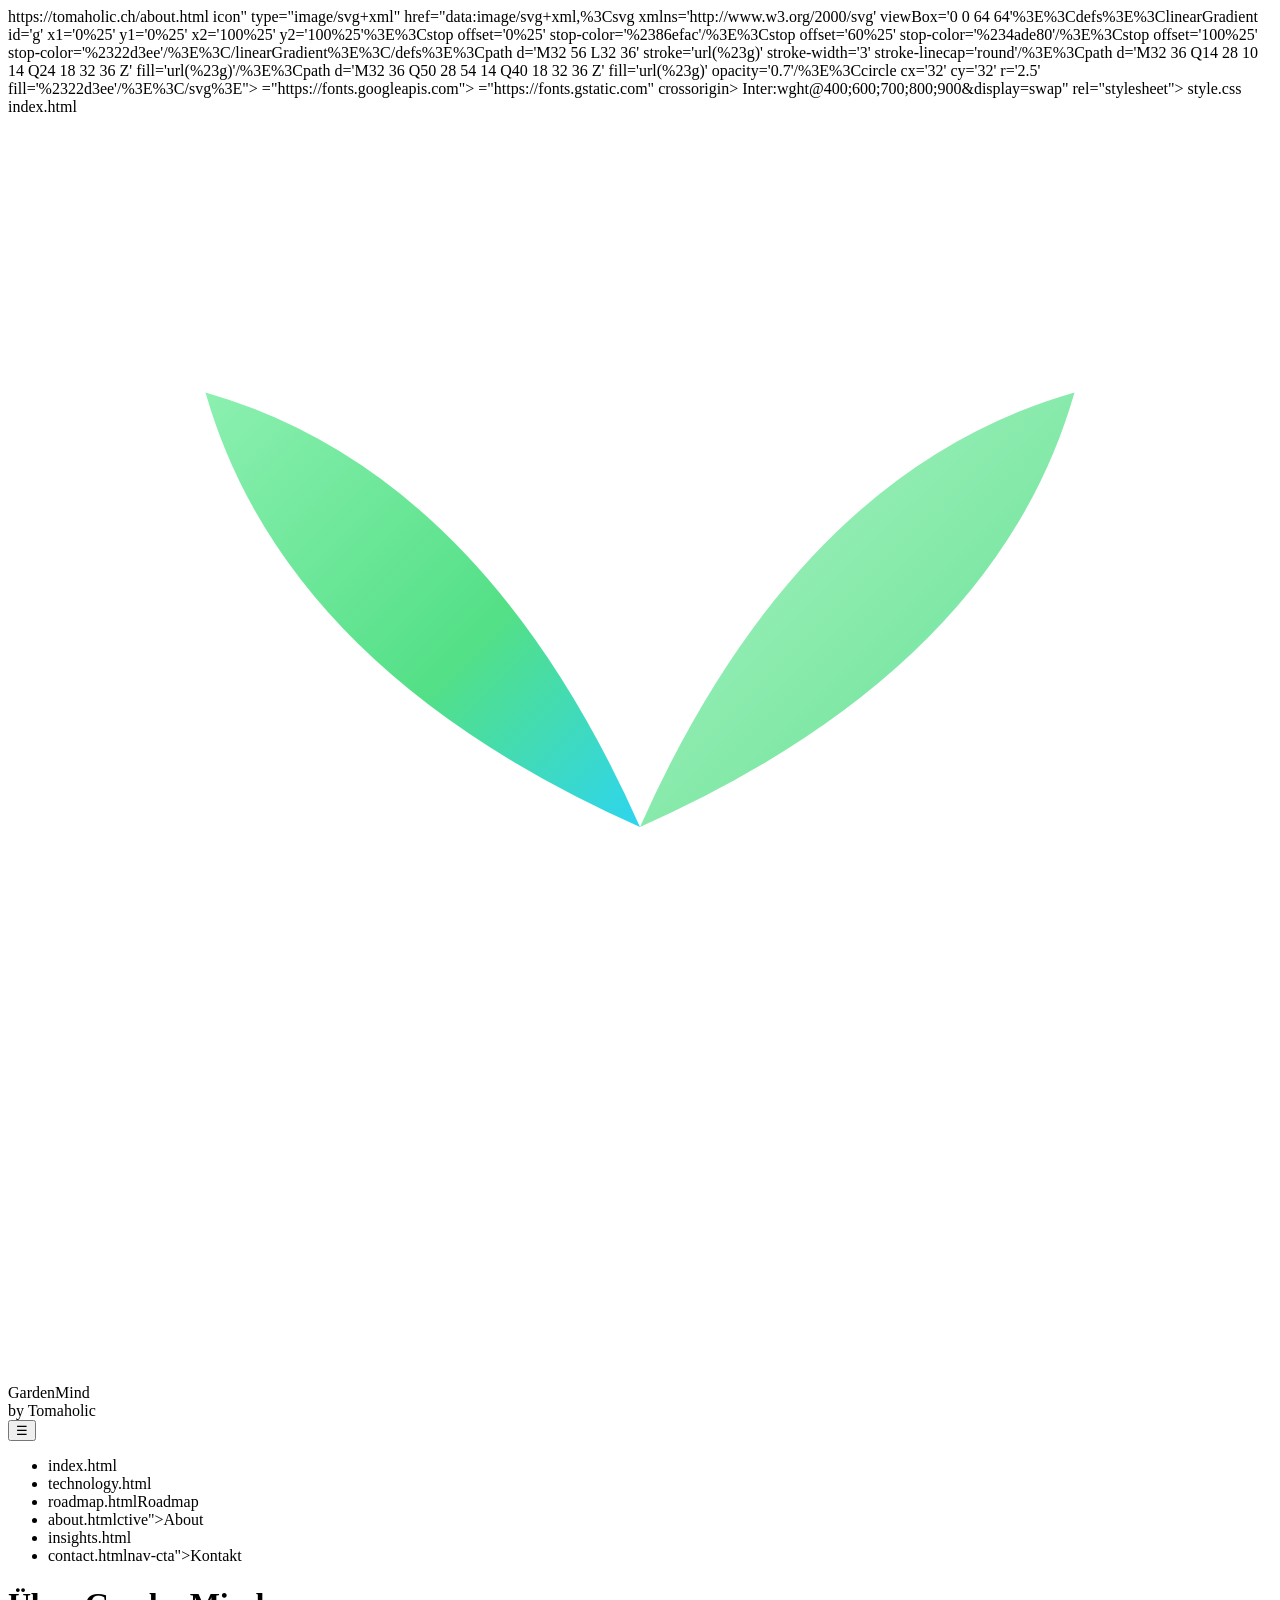
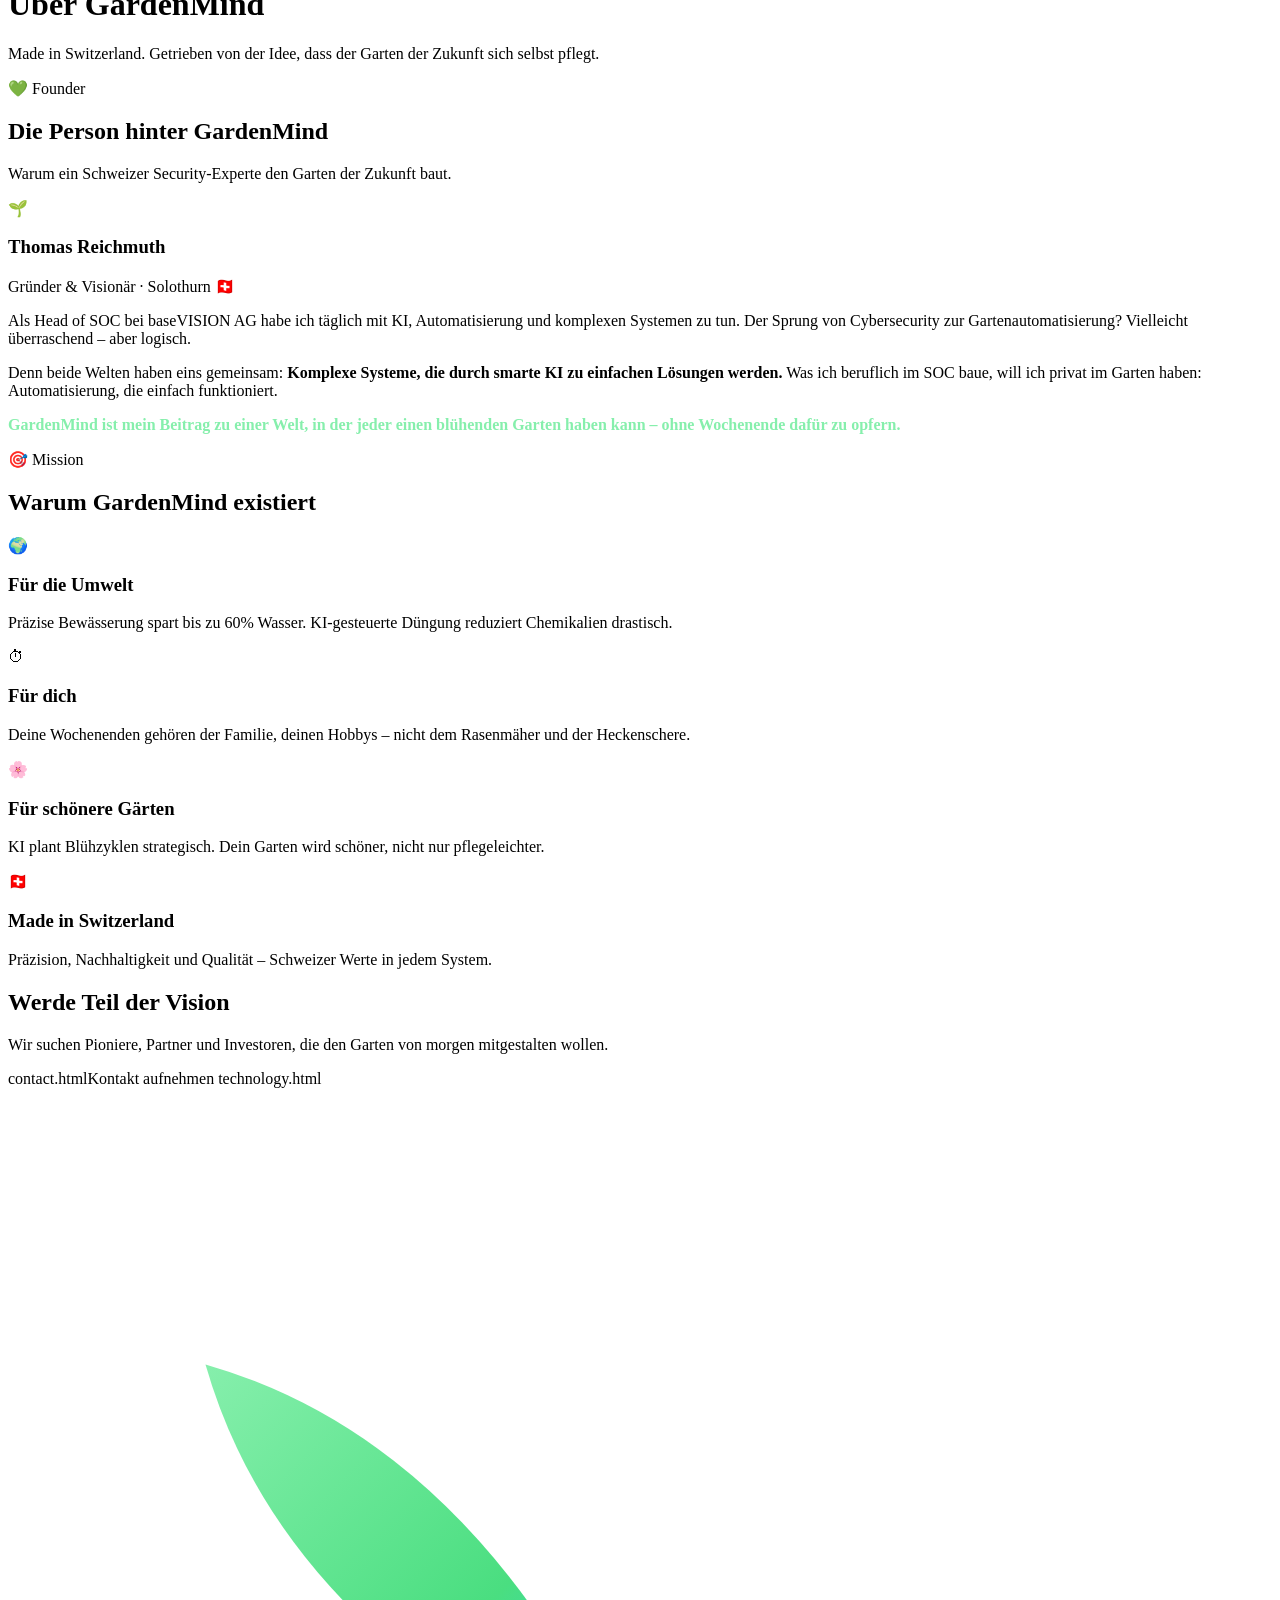
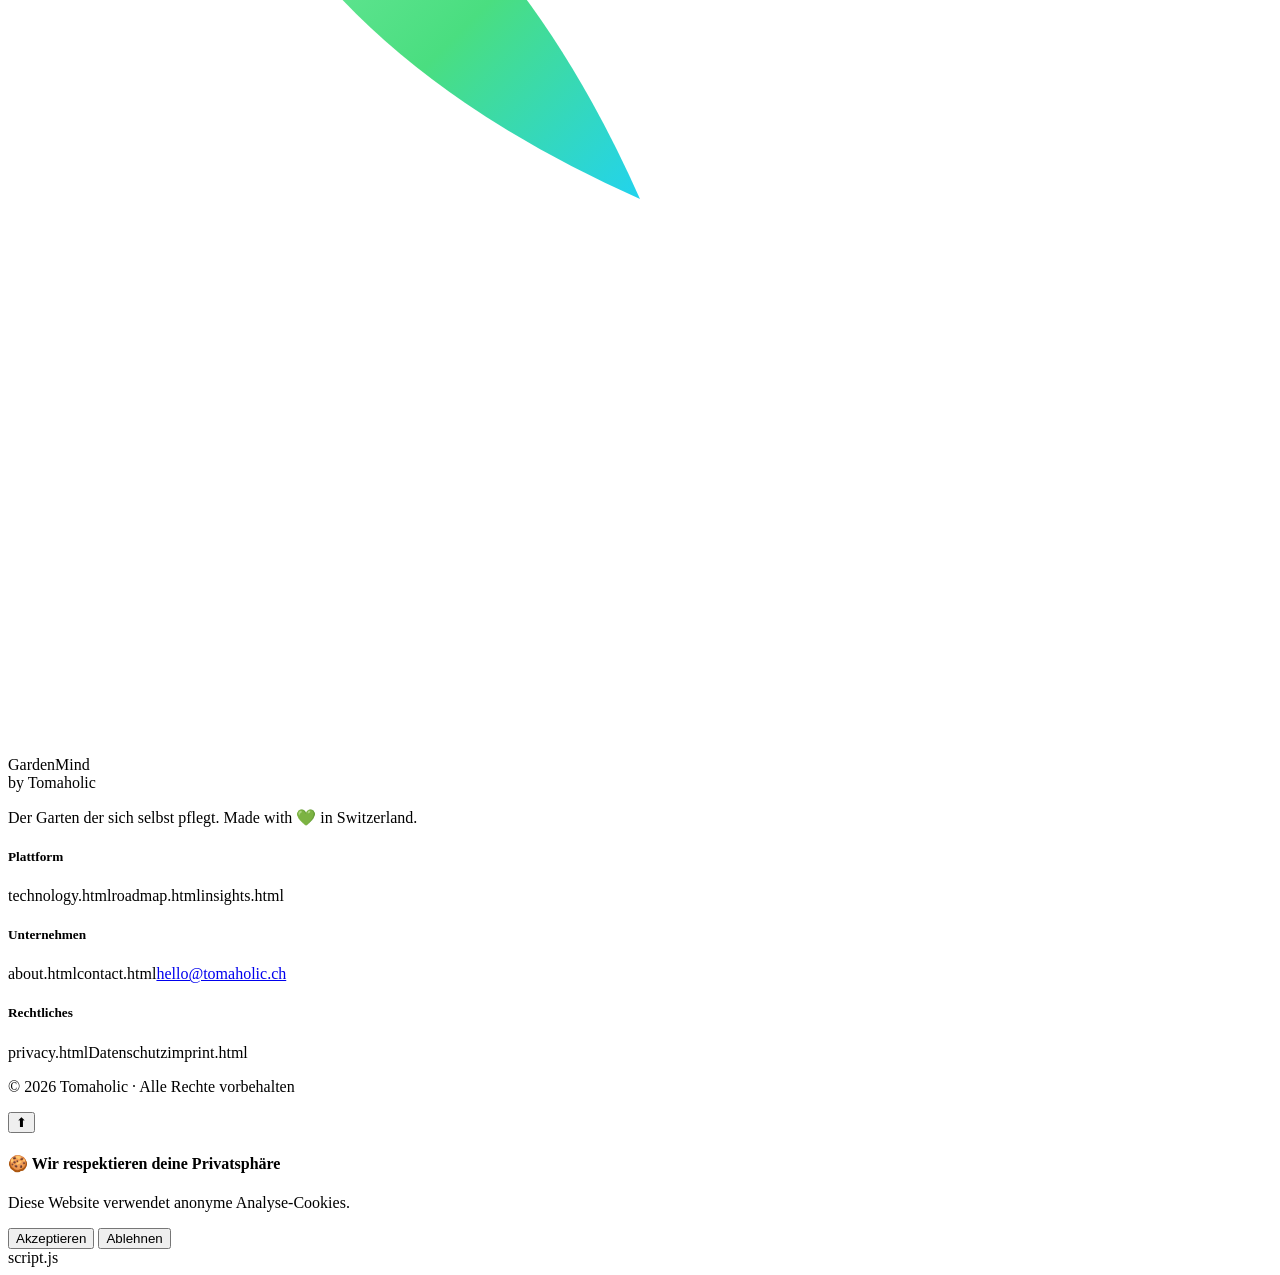
<file: about.html>
<!DOCTYPE html>
<html lang="de">
<head>
    <meta charset="UTF-8">
    <meta name="viewport" content="width=device-width, initial-scale=1.0">
    <title>About – GardenMind by Tomaholic</title>
    <meta name="description" content="Die Mission hinter GardenMind by Tomaholic. Wer wir sind, warum wir das machen und wohin die Reise geht.">
    https://tomaholic.ch/about.html
    icon" type="image/svg+xml" href="data:image/svg+xml,%3Csvg xmlns='http://www.w3.org/2000/svg' viewBox='0 0 64 64'%3E%3Cdefs%3E%3ClinearGradient id='g' x1='0%25' y1='0%25' x2='100%25' y2='100%25'%3E%3Cstop offset='0%25' stop-color='%2386efac'/%3E%3Cstop offset='60%25' stop-color='%234ade80'/%3E%3Cstop offset='100%25' stop-color='%2322d3ee'/%3E%3C/linearGradient%3E%3C/defs%3E%3Cpath d='M32 56 L32 36' stroke='url(%23g)' stroke-width='3' stroke-linecap='round'/%3E%3Cpath d='M32 36 Q14 28 10 14 Q24 18 32 36 Z' fill='url(%23g)'/%3E%3Cpath d='M32 36 Q50 28 54 14 Q40 18 32 36 Z' fill='url(%23g)' opacity='0.7'/%3E%3Ccircle cx='32' cy='32' r='2.5' fill='%2322d3ee'/%3E%3C/svg%3E">
    <meta name="theme-color" content="#0a1a0f">
    ="https://fonts.googleapis.com">
    ="https://fonts.gstatic.com" crossorigin>
    Inter:wght@400;600;700;800;900&display=swap" rel="stylesheet">
    style.css
</head>
<body>

<nav>
    index.html
        <svg class="logo-svg" viewBox="0 0 64 64" xmlns="http://www.w3.org/2000/svg">
            <defs><linearGradient id="leafGrad" x1="0%" y1="0%" x2="100%" y2="100%"><stop offset="0%" stop-color="#86efac"/><stop offset="60%" stop-color="#4ade80"/><stop offset="100%" stop-color="#22d3ee"/></linearGradient></defs>
            <path d="M32 56 L32 36" stroke="url(#leafGrad)" stroke-width="3" stroke-linecap="round"/>
            <path d="M32 36 Q14 28 10 14 Q24 18 32 36 Z" fill="url(#leafGrad)" opacity="0.95"/>
            <path d="M32 36 Q50 28 54 14 Q40 18 32 36 Z" fill="url(#leafGrad)" opacity="0.7"/>
        </svg>
        <div><div class="logo-text">GardenMind</div><span class="logo-sub">by Tomaholic</span></div>
    </a>
    <button class="mobile-toggle" onclick="toggleMenu()">☰</button>
    <ul class="nav-menu">
        <li>index.html</li>
        <li>technology.html</li>
        <li>roadmap.htmlRoadmap</a></li>
        <li>about.htmlctive">About</a></li>
        <li>insights.html</li>
        <li>contact.htmlnav-cta">Kontakt</a></li>
    </ul>
</nav>

<header class="page-header">
    <h1>Über GardenMind</h1>
    <p>Made in Switzerland. Getrieben von der Idee, dass der Garten der Zukunft sich selbst pflegt.</p>
</header>

<section class="reveal">
    <div class="section-tag">💚 Founder</div>
    <h2 class="section-title">Die Person hinter GardenMind</h2>
    <p class="section-subtitle">Warum ein Schweizer Security-Experte den Garten der Zukunft baut.</p>

    <div class="founder-card">
        <div class="founder-avatar">🌱</div>
        <div class="founder-info">
            <h3>Thomas Reichmuth</h3>
            <div class="role">Gründer & Visionär · Solothurn 🇨🇭</div>
            <p>Als Head of SOC bei baseVISION AG habe ich täglich mit KI, Automatisierung und komplexen Systemen zu tun. Der Sprung von Cybersecurity zur Gartenautomatisierung? Vielleicht überraschend – aber logisch.</p>
            <p>Denn beide Welten haben eins gemeinsam: <strong>Komplexe Systeme, die durch smarte KI zu einfachen Lösungen werden.</strong> Was ich beruflich im SOC baue, will ich privat im Garten haben: Automatisierung, die einfach funktioniert.</p>
            <p style="color: #86efac; font-weight: 600;">GardenMind ist mein Beitrag zu einer Welt, in der jeder einen blühenden Garten haben kann – ohne Wochenende dafür zu opfern.</p>
        </div>
    </div>
</section>

<section class="reveal">
    <div class="section-tag">🎯 Mission</div>
    <h2 class="section-title">Warum GardenMind existiert</h2>
    <div class="features">
        <div class="feature">
            <span class="emoji">🌍</span>
            <h3>Für die Umwelt</h3>
            <p>Präzise Bewässerung spart bis zu 60% Wasser. KI-gesteuerte Düngung reduziert Chemikalien drastisch.</p>
        </div>
        <div class="feature">
            <span class="emoji">⏱</span>
            <h3>Für dich</h3>
            <p>Deine Wochenenden gehören der Familie, deinen Hobbys – nicht dem Rasenmäher und der Heckenschere.</p>
        </div>
        <div class="feature">
            <span class="emoji">🌸</span>
            <h3>Für schönere Gärten</h3>
            <p>KI plant Blühzyklen strategisch. Dein Garten wird schöner, nicht nur pflegeleichter.</p>
        </div>
        <div class="feature">
            <span class="emoji">🇨🇭</span>
            <h3>Made in Switzerland</h3>
            <p>Präzision, Nachhaltigkeit und Qualität – Schweizer Werte in jedem System.</p>
        </div>
    </div>
</section>

<div class="vision reveal">
    <h2>Werde Teil der Vision</h2>
    <p>Wir suchen Pioniere, Partner und Investoren, die den Garten von morgen mitgestalten wollen.</p>
    contact.htmlKontakt aufnehmen</a>
    technology.html
</div>

<footer>
    <div class="footer-grid">
        <div>
            <div class="logo-wrap footer-logo">
                <svg class="logo-svg" viewBox="0 0 64 64" xmlns="http://www.w3.org/2000/svg">
                    <defs><linearGradient id="leafGradF" x1="0%" y1="0%" x2="100%" y2="100%"><stop offset="0%" stop-color="#86efac"/><stop offset="60%" stop-color="#4ade80"/><stop offset="100%" stop-color="#22d3ee"/></linearGradient></defs>
                    <path d="M32 56 L32 36" stroke="url(#leafGradF)" stroke-width="3" stroke-linecap="round"/>
                    <path d="M32 36 Q14 28 10 14 Q24 18 32 36 Z" fill="url(#leafGradF)"/>
                </svg>
                <div><div class="logo-text">GardenMind</div><span class="logo-sub">by Tomaholic</span></div>
            </div>
            <p class="footer-tagline">Der Garten der sich selbst pflegt. Made with 💚 in Switzerland.</p>
        </div>
        <div class="footer-col"><h5>Plattform</h5>technology.htmlroadmap.htmlinsights.html</div>
        <div class="footer-col"><h5>Unternehmen</h5>about.htmlcontact.html<a href="mailto:hello@tomaholic.ch">hello@tomaholic.ch</a></div>
        <div class="footer-col"><h5>Rechtliches</h5>privacy.htmlDatenschutz</a>imprint.html</div>
    </div>
    <div class="footer-bottom"><p>© 2026 Tomaholic · Alle Rechte vorbehalten</p></div>
</footer>

<button class="scroll-top" id="scrollTopBtn" aria-label="Nach oben">⬆</button>
<div class="cookie-banner" id="cookieBanner">
    <h4>🍪 Wir respektieren deine Privatsphäre</h4>
    <p>Diese Website verwendet anonyme Analyse-Cookies.</p>
    <div class="btn-row">
        <button class="accept" onclick="acceptCookies()">Akzeptieren</button>
        <button class="decline" onclick="declineCookies()">Ablehnen</button>
    </div>
</div>

script.js
</body>
</html>
</file>
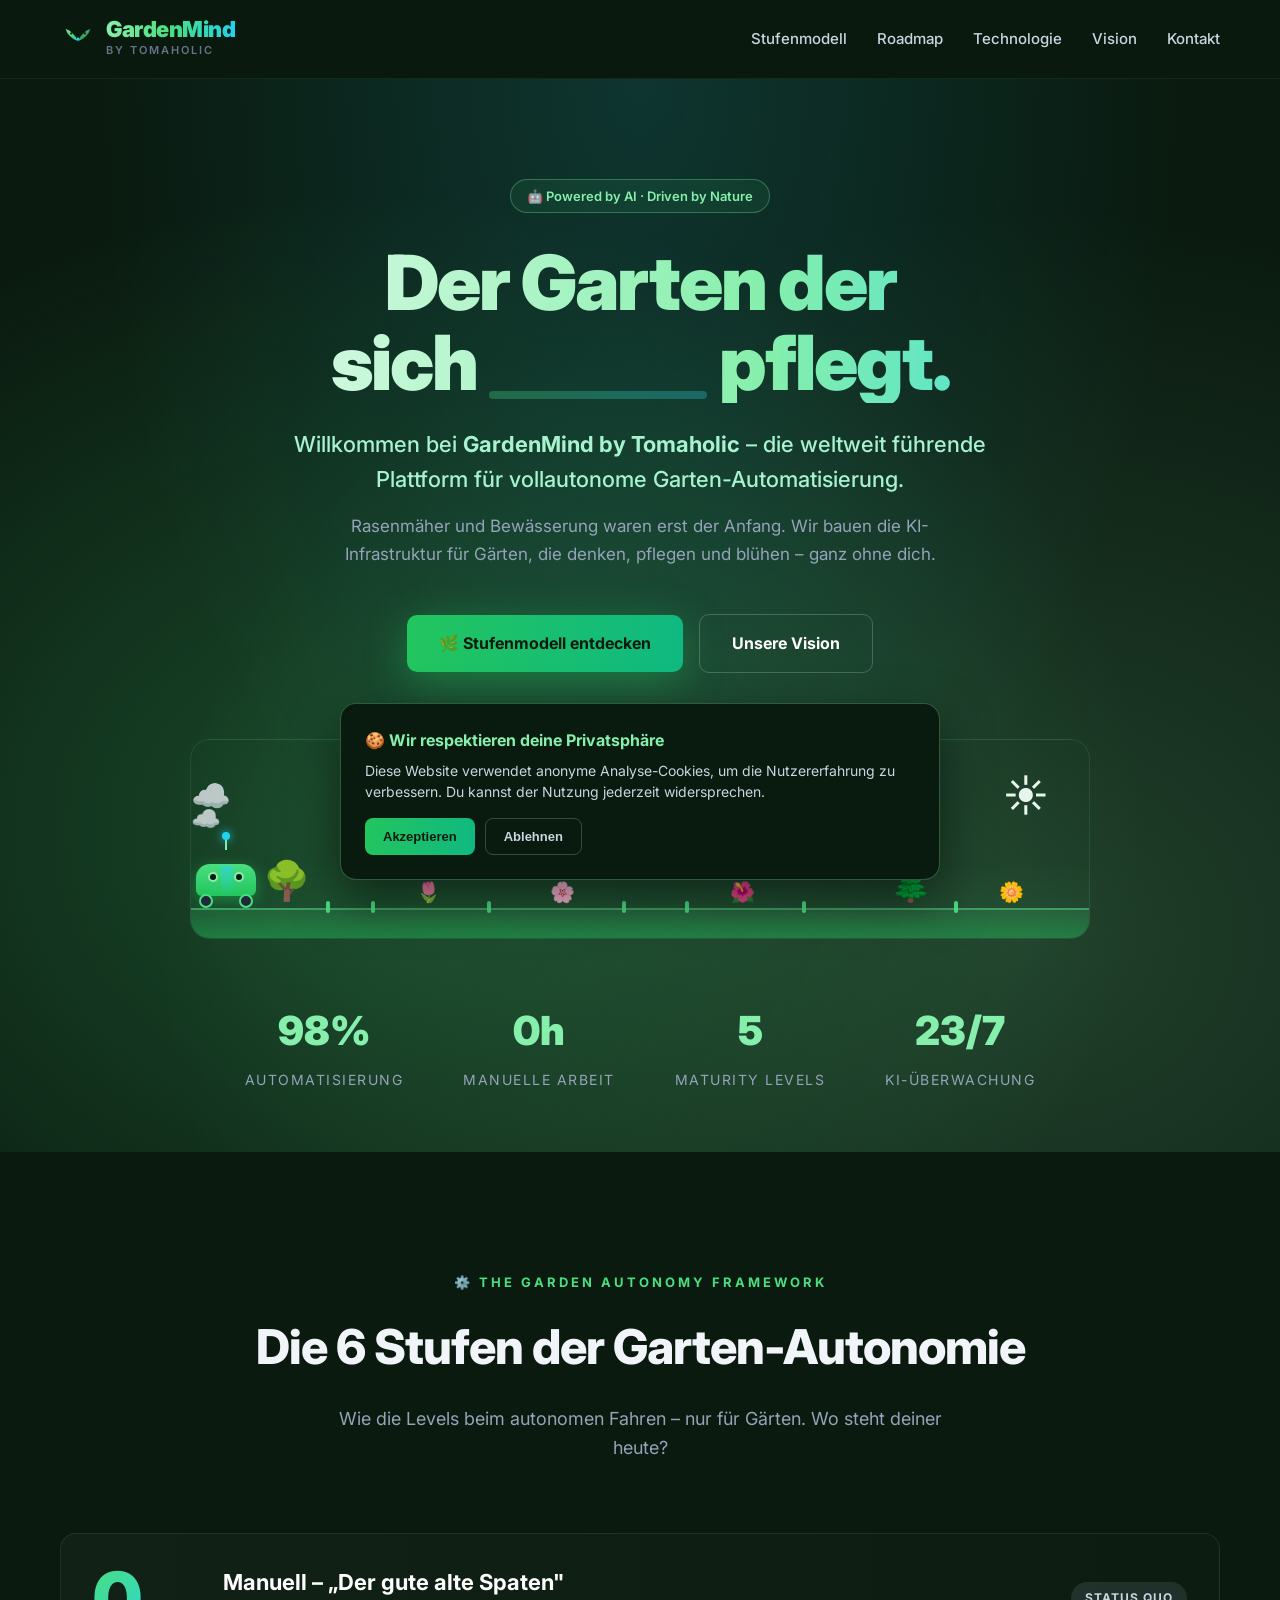
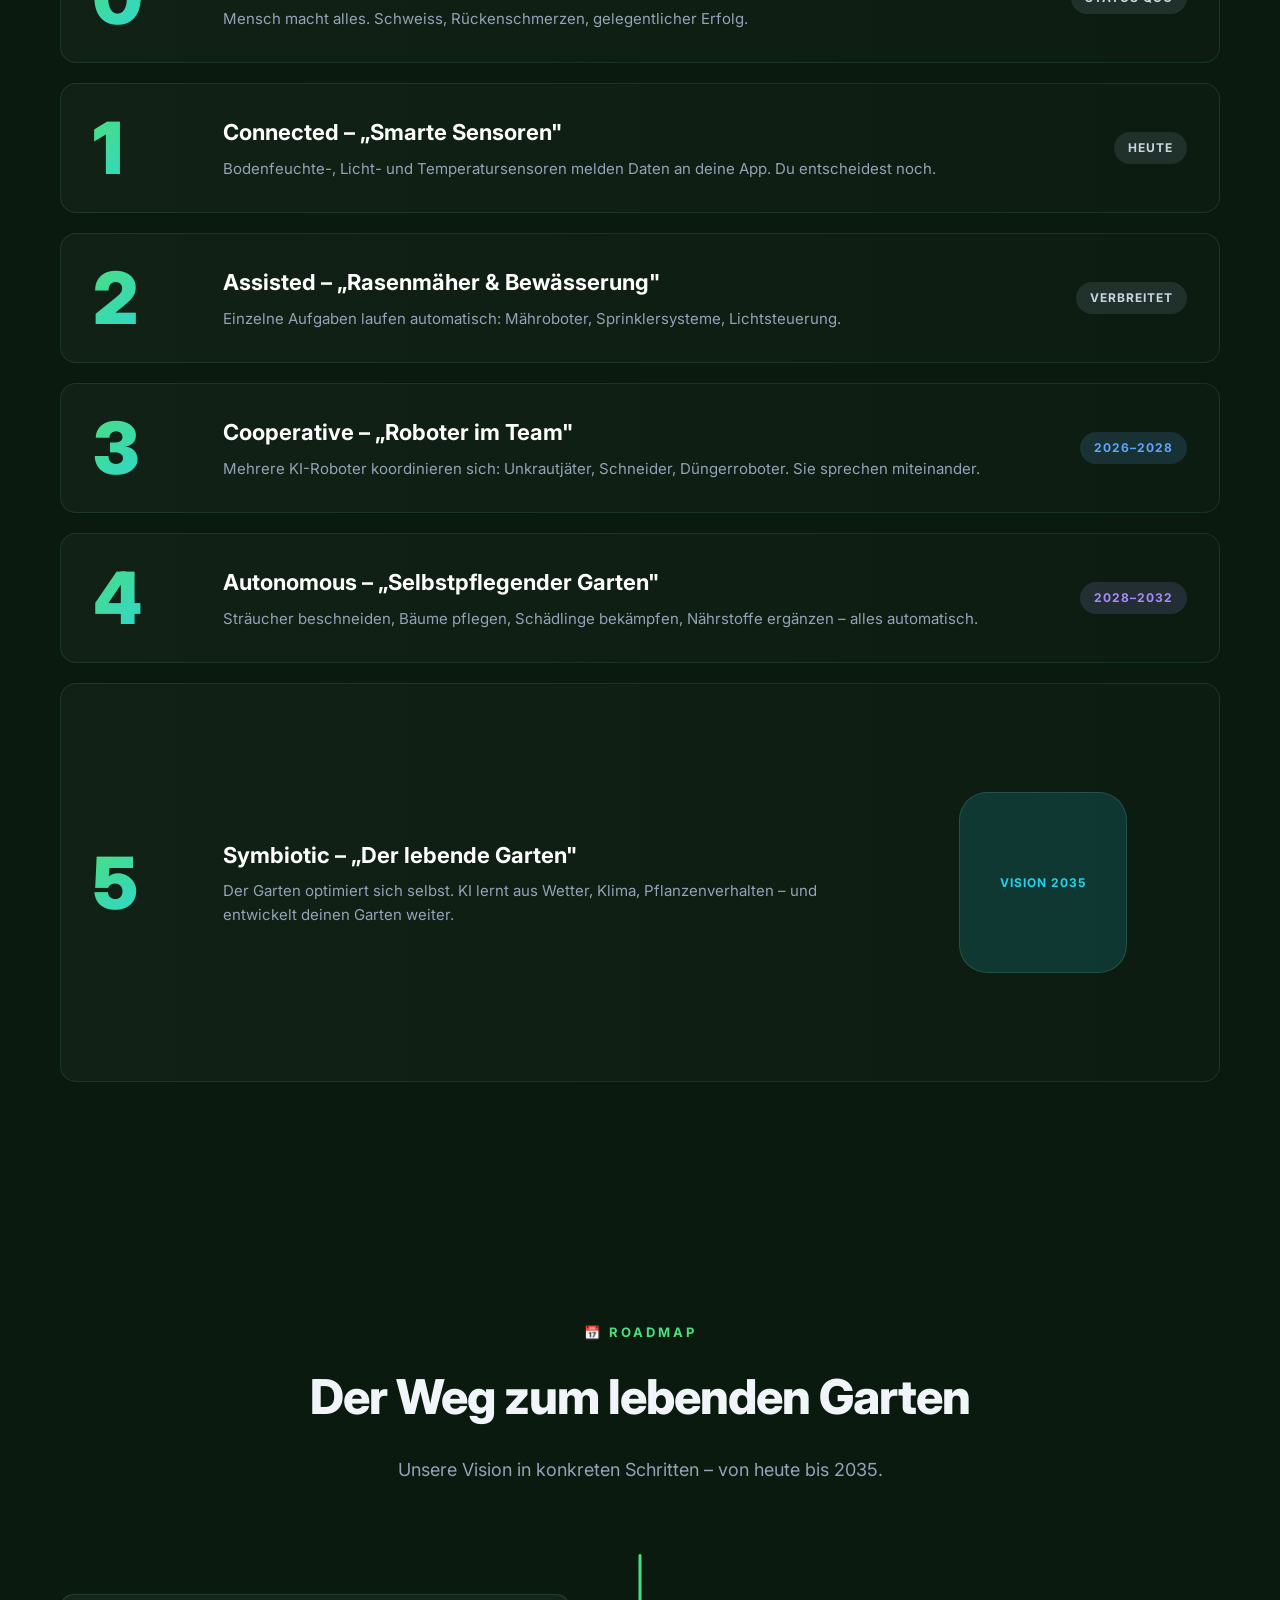
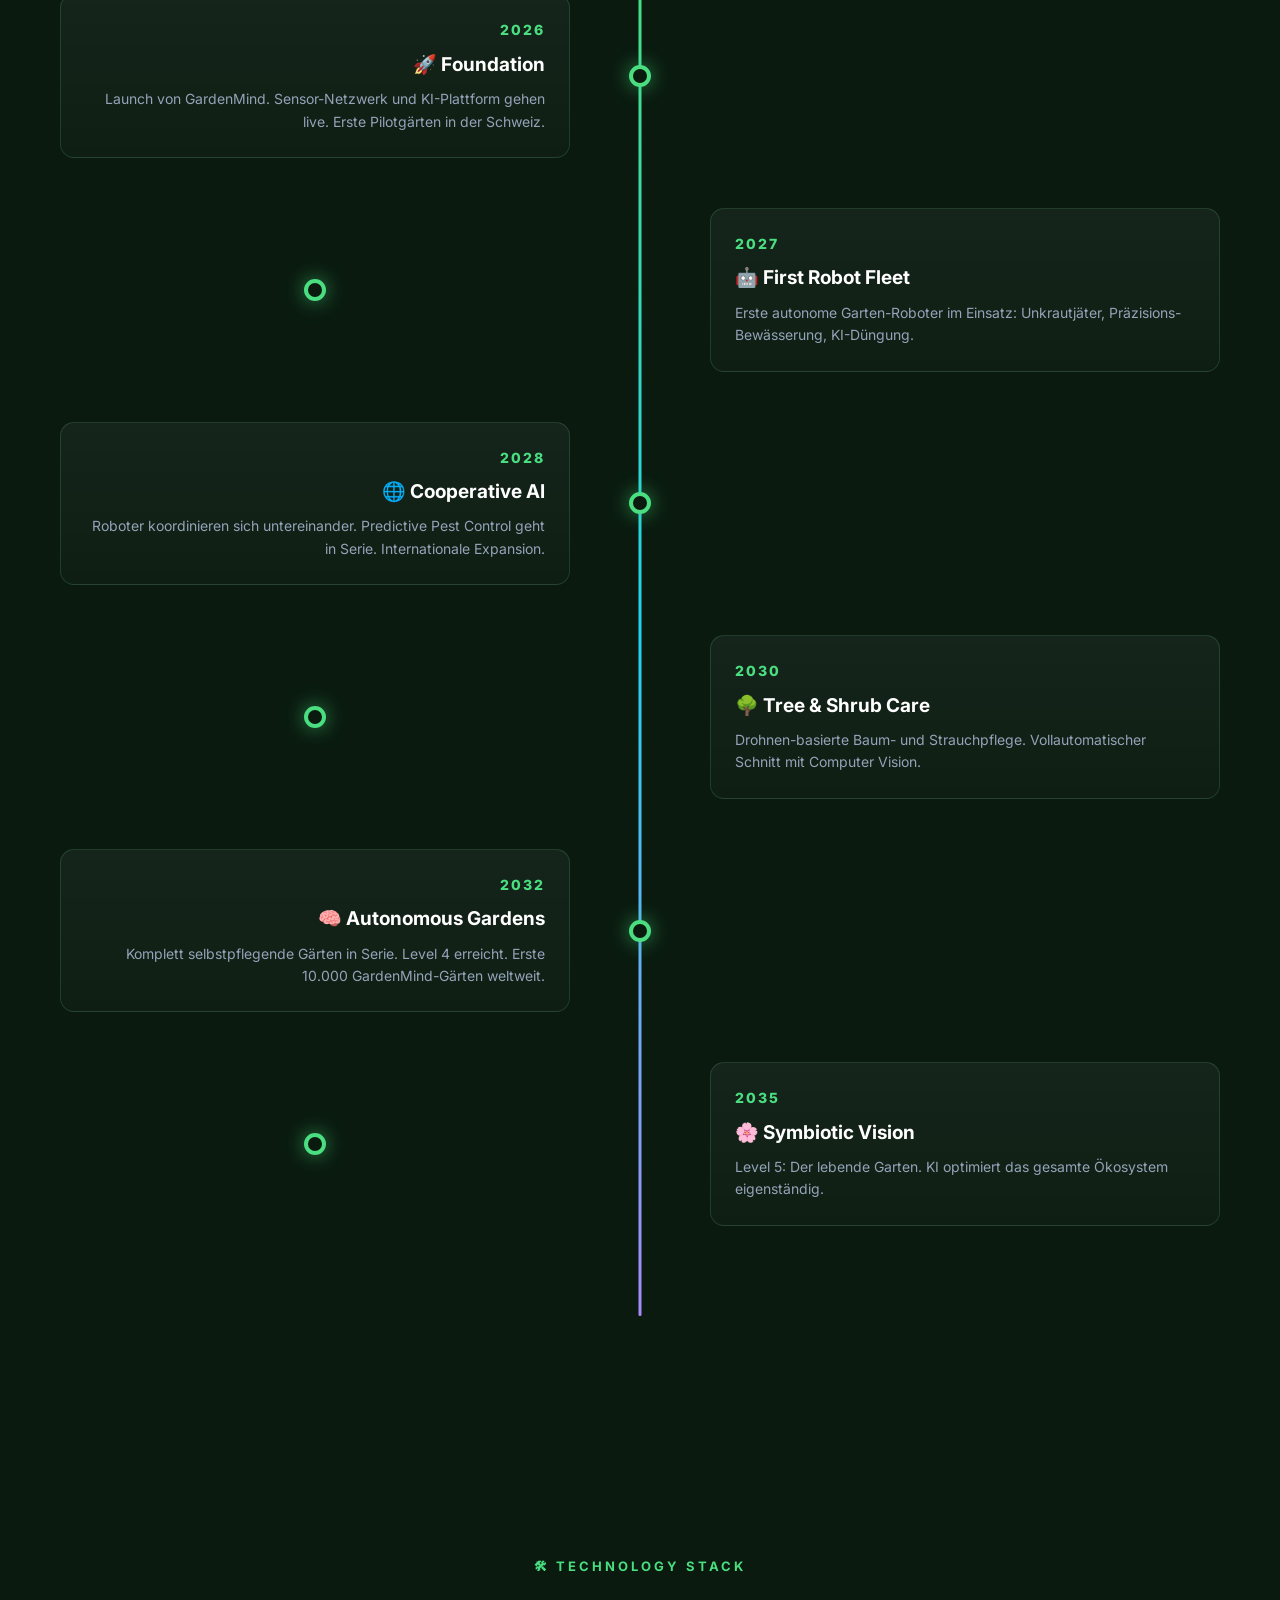
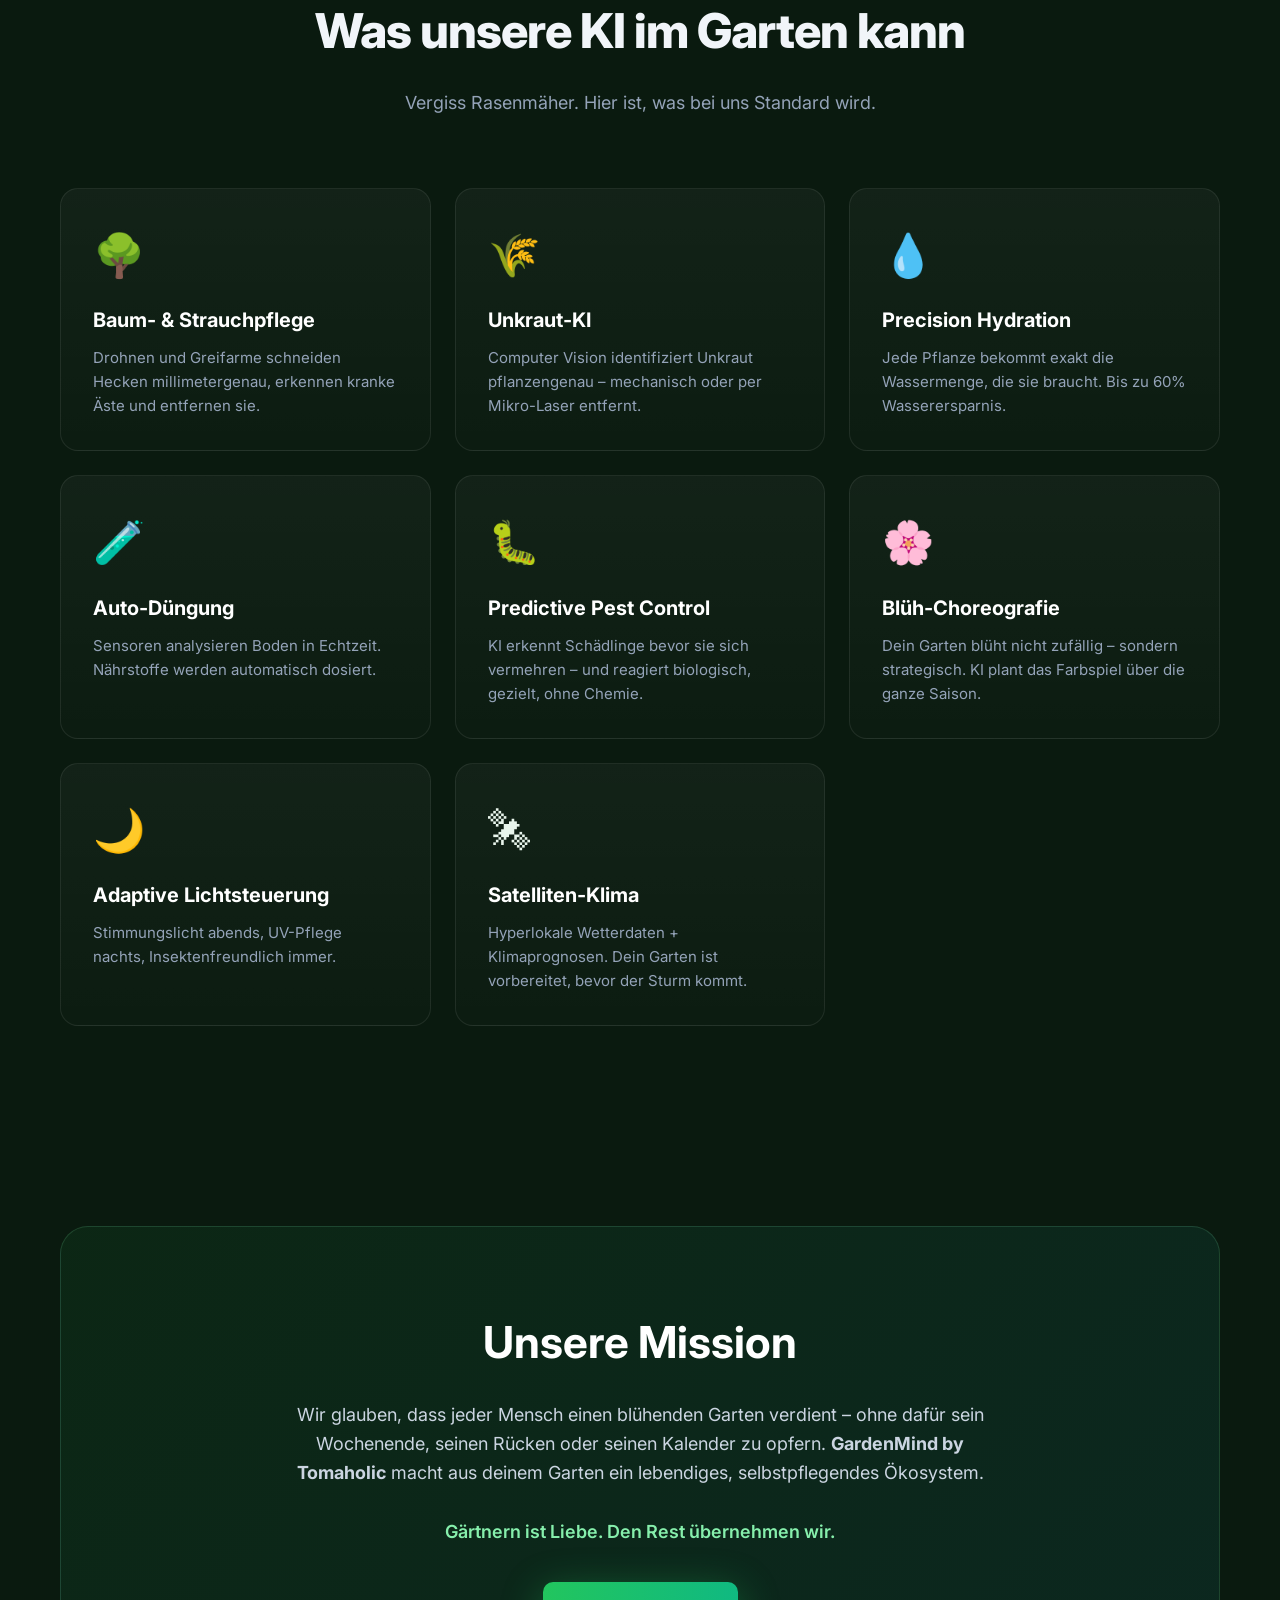
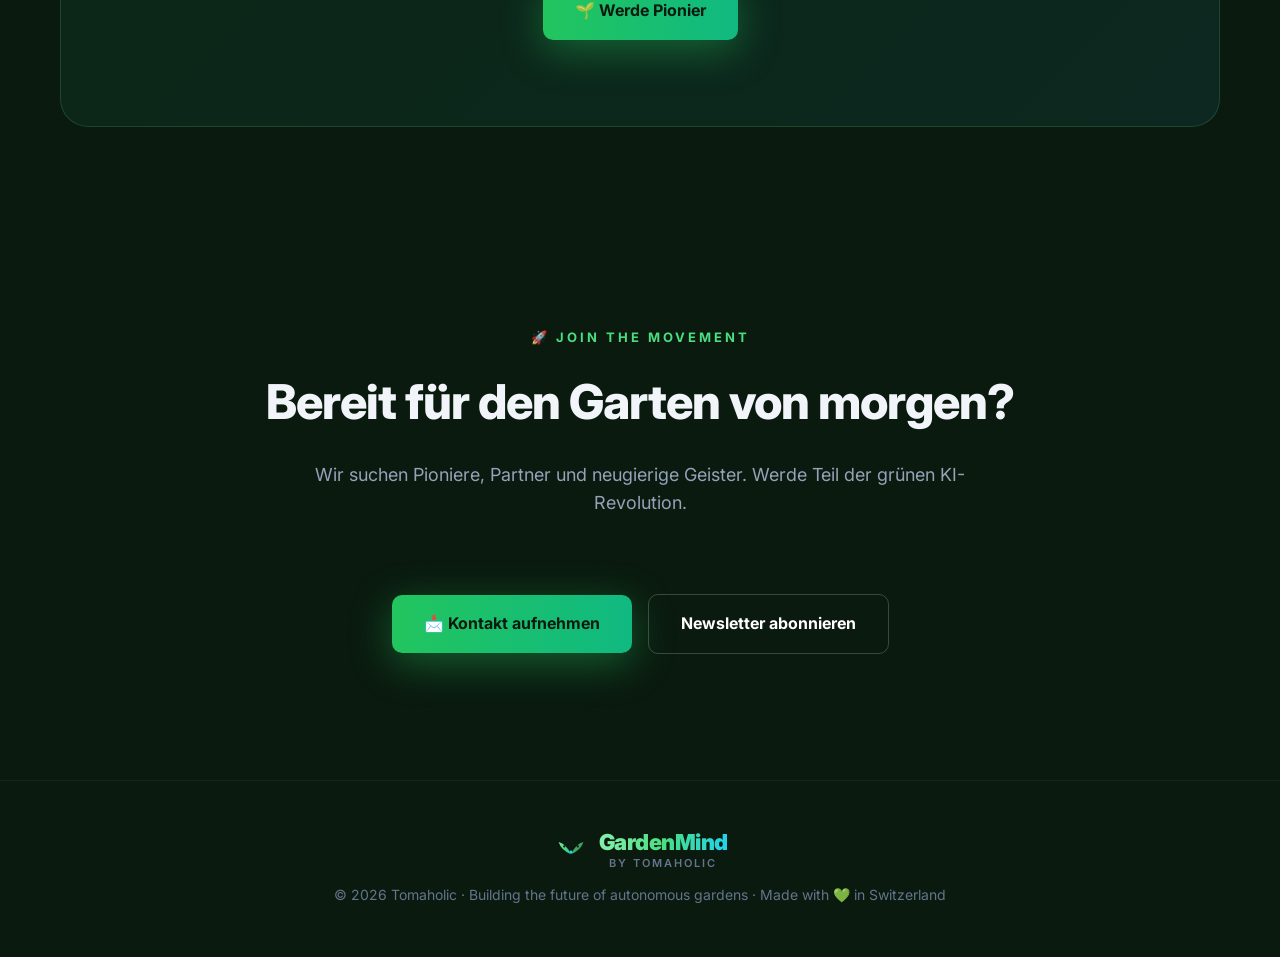
<file: backup.html>
<!DOCTYPE html>
<html lang="de">
<head>
    <meta charset="UTF-8">
    <meta name="viewport" content="width=device-width, initial-scale=1.0">

    <title>GardenMind by Tomaholic – Der Garten der sich selbst pflegt</title>
    <meta name="description" content="GardenMind by Tomaholic ist die weltweit führende KI-Plattform für vollautonome Garten-Automatisierung. In 6 Stufen zum Garten der Zukunft.">
    <meta name="keywords" content="Garten Automatisierung, AI Gartenpflege, Smart Garden, Autonomer Garten, Garten Roboter, KI Bewässerung, Tomaholic, GardenMind">
    <meta name="author" content="Tomaholic">
    <meta name="robots" content="index, follow">
    <link rel="canonical" href="https://tomaholic.ch">

    <meta property="og:type" content="website">
    <meta property="og:url" content="https://tomaholic.ch">
    <meta property="og:title" content="GardenMind by Tomaholic – Der Garten der sich selbst pflegt">
    <meta property="og:description" content="Die KI-Plattform für Gärten, die denken, blühen und sich pflegen.">
    <meta property="og:image" content="https://tomaholic.ch/og-image.png">
    <meta property="og:locale" content="de_CH">
    <meta property="og:site_name" content="GardenMind by Tomaholic">

    <meta name="twitter:card" content="summary_large_image">
    <meta name="twitter:title" content="GardenMind by Tomaholic – Der Garten der sich selbst pflegt">
    <meta name="twitter:description" content="Die KI-Plattform für vollautonome Garten-Automatisierung.">
    <meta name="twitter:image" content="https://tomaholic.ch/og-image.png">

    <link rel="icon" type="image/svg+xml" href="data:image/svg+xml,%3Csvg xmlns='http://www.w3.org/2000/svg' viewBox='0 0 64 64'%3E%3Cdefs%3E%3ClinearGradient id='g' x1='0%25' y1='0%25' x2='100%25' y2='100%25'%3E%3Cstop offset='0%25' stop-color='%2386efac'/%3E%3Cstop offset='60%25' stop-color='%234ade80'/%3E%3Cstop offset='100%25' stop-color='%2322d3ee'/%3E%3C/linearGradient%3E%3C/defs%3E%3Cpath d='M32 56 L32 36' stroke='url(%23g)' stroke-width='3' stroke-linecap='round'/%3E%3Cpath d='M32 36 Q14 28 10 14 Q24 18 32 36 Z' fill='url(%23g)'/%3E%3Cpath d='M32 36 Q50 28 54 14 Q40 18 32 36 Z' fill='url(%23g)' opacity='0.7'/%3E%3Ccircle cx='32' cy='32' r='2.5' fill='%2322d3ee'/%3E%3C/svg%3E">

    <meta name="theme-color" content="#0a1a0f">

    <link rel="preconnect" href="https://fonts.googleapis.com">
    <link rel="preconnect" href="https://fonts.gstatic.com" crossorigin>
    <link href="https://fonts.googleapis.com/css2?family=Inter:wght@400;600;700;800;900&display=swap" rel="stylesheet">

    <style>
        * { box-sizing: border-box; margin: 0; padding: 0; }
        html { scroll-behavior: smooth; }
        body { font-family: 'Inter', sans-serif; background: #0a1a0f; color: #e8f5ec; line-height: 1.6; overflow-x: hidden; }

        .reveal { opacity: 0; transform: translateY(40px); transition: opacity 0.8s ease, transform 0.8s ease; }
        .reveal.visible { opacity: 1; transform: translateY(0); }

        nav { display: flex; justify-content: space-between; align-items: center; padding: 18px 60px; position: sticky; top: 0; background: rgba(10, 26, 15, 0.85); backdrop-filter: blur(14px); z-index: 999; border-bottom: 1px solid rgba(134, 239, 172, 0.08); }
        .logo-wrap { display: flex; align-items: center; gap: 10px; }
        .logo-svg { width: 36px; height: 36px; }
        .logo-text { font-weight: 900; font-size: 22px; background: linear-gradient(90deg, #86efac, #4ade80, #22d3ee); -webkit-background-clip: text; -webkit-text-fill-color: transparent; letter-spacing: -0.5px; line-height: 1; }
        .logo-sub { font-size: 11px; font-weight: 600; color: #64748b; letter-spacing: 2px; text-transform: uppercase; display: block; margin-top: 2px; }
        nav ul { display: flex; list-style: none; gap: 30px; }
        nav a { text-decoration: none; color: #cbd5e1; font-size: 15px; font-weight: 500; transition: 0.2s; }
        nav a:hover { color: #86efac; }

        .hero { text-align: center; padding: 100px 20px 60px; background: radial-gradient(ellipse at top, rgba(34,211,238,0.15), transparent 60%), radial-gradient(ellipse at 30% 70%, rgba(74,222,128,0.25), transparent 60%), radial-gradient(ellipse at 80% 80%, rgba(134,239,172,0.18), transparent 60%); position: relative; overflow: hidden; }
        .badge { display: inline-block; padding: 6px 16px; border-radius: 999px; border: 1px solid rgba(134,239,172,0.3); background: rgba(74,222,128,0.08); color: #86efac; font-size: 13px; font-weight: 600; margin-bottom: 30px; }
        .hero h1 { font-size: 76px; font-weight: 900; background: linear-gradient(90deg, #ffffff 0%, #86efac 60%, #22d3ee 100%); -webkit-background-clip: text; -webkit-text-fill-color: transparent; margin-bottom: 24px; line-height: 1.05; letter-spacing: -2px; }
        .hero h1 .underline { position: relative; display: inline-block; }
        .hero h1 .underline::after { content: ''; position: absolute; bottom: 4px; left: 0; width: 100%; height: 8px; background: linear-gradient(90deg, #4ade80, #22d3ee); opacity: 0.3; border-radius: 4px; z-index: -1; }
        .hero p.subtitle { font-size: 22px; color: #a7f3d0; max-width: 720px; margin: 0 auto 16px; font-weight: 500; }
        .hero p.subtext { font-size: 17px; color: #94a3b8; max-width: 640px; margin: 0 auto 40px; }

        .btn { display: inline-block; padding: 16px 32px; font-size: 16px; font-weight: 700; border-radius: 10px; text-decoration: none; transition: 0.3s; margin: 6px; cursor: pointer; border: none; }
        .btn-primary { background: linear-gradient(90deg, #22c55e, #10b981); color: #0a1a0f; box-shadow: 0 10px 40px rgba(34,197,94,0.4); }
        .btn-primary:hover { transform: translateY(-3px); box-shadow: 0 16px 50px rgba(34,197,94,0.6); }
        .btn-secondary { border: 1px solid rgba(255,255,255,0.2); color: #fff; }
        .btn-secondary:hover { background: rgba(255,255,255,0.06); border-color: #86efac; }

        .scene { position: relative; max-width: 900px; margin: 60px auto 20px; height: 200px; background: linear-gradient(180deg, transparent 60%, rgba(74,222,128,0.08) 100%); border-radius: 20px; overflow: hidden; border: 1px solid rgba(134,239,172,0.1); }
        .ground { position: absolute; bottom: 0; left: 0; right: 0; height: 30px; background: linear-gradient(180deg, rgba(74,222,128,0.15), rgba(34,197,94,0.4)); border-top: 2px solid rgba(134,239,172,0.3); }
        .grass { position: absolute; bottom: 25px; width: 4px; height: 12px; background: #4ade80; border-radius: 2px; }
        .tree { position: absolute; bottom: 28px; font-size: 38px; }
        .flower { position: absolute; bottom: 30px; font-size: 20px; animation: sway 3s ease-in-out infinite; }
        @keyframes sway { 0%,100% { transform: rotate(-5deg); } 50% { transform: rotate(5deg); } }
        .sun { position: absolute; top: 20px; right: 40px; font-size: 44px; animation: pulse 4s ease-in-out infinite; }
        @keyframes pulse { 0%,100% { transform: scale(1); opacity: 0.9; } 50% { transform: scale(1.1); opacity: 1; } }
        .cloud { position: absolute; top: 30px; font-size: 32px; opacity: 0.8; animation: drift 15s linear infinite; }
        @keyframes drift { from { left: -10%; } to { left: 110%; } }
        .robot { position: absolute; bottom: 30px; width: 70px; height: 60px; animation: drive 12s linear infinite; }
        @keyframes drive { 0% { left: -10%; transform: scaleX(1); } 45% { left: 95%; transform: scaleX(1); } 50% { left: 95%; transform: scaleX(-1); } 95% { left: -10%; transform: scaleX(-1); } 100% { left: -10%; transform: scaleX(1); } }
        .robot-body { position: absolute; bottom: 12px; left: 5px; width: 60px; height: 32px; background: linear-gradient(180deg, #4ade80, #22c55e); border-radius: 14px 14px 6px 6px; box-shadow: 0 4px 15px rgba(34,197,94,0.5); }
        .robot-eye { position: absolute; top: 8px; width: 10px; height: 10px; background: #0a1a0f; border-radius: 50%; border: 2px solid #86efac; animation: blink 3s infinite; }
        .robot-eye.left { left: 12px; }
        .robot-eye.right { right: 12px; }
        @keyframes blink { 0%,95%,100% { transform: scaleY(1); } 97% { transform: scaleY(0.1); } }
        .robot-antenna { position: absolute; top: -10px; left: 50%; transform: translateX(-50%); width: 2px; height: 12px; background: #86efac; }
        .robot-antenna::after { content: ''; position: absolute; top: -6px; left: -3px; width: 8px; height: 8px; background: #22d3ee; border-radius: 50%; box-shadow: 0 0 10px #22d3ee; animation: signal 1.2s ease-in-out infinite; }
        @keyframes signal { 0%,100% { opacity: 0.4; transform: scale(0.8); } 50% { opacity: 1; transform: scale(1.3); } }
        .robot-wheel { position: absolute; bottom: 0; width: 14px; height: 14px; background: #1f2937; border-radius: 50%; border: 2px solid #4ade80; animation: spin 0.5s linear infinite; }
        .robot-wheel.left { left: 8px; }
        .robot-wheel.right { right: 8px; }
        @keyframes spin { from { transform: rotate(0deg); } to { transform: rotate(360deg); } }
        .scan-beam { position: absolute; bottom: 12px; left: 30px; width: 12px; height: 30px; background: linear-gradient(180deg, rgba(34,211,238,0.6), transparent); transform-origin: top; animation: scan 2s ease-in-out infinite; }
        @keyframes scan { 0%,100% { transform: rotate(-15deg); opacity: 0.8; } 50% { transform: rotate(15deg); opacity: 0.4; } }

        .stats { display: flex; justify-content: center; gap: 60px; margin-top: 60px; flex-wrap: wrap; }
        .stat { text-align: center; }
        .stat-number { font-size: 40px; font-weight: 900; color: #86efac; display: inline-block; }
        .stat-label { color: #94a3b8; font-size: 14px; text-transform: uppercase; letter-spacing: 1.5px; margin-top: 6px; }

        section { padding: 120px 60px; max-width: 1280px; margin: 0 auto; }
        .section-tag { text-align: center; color: #4ade80; font-weight: 700; text-transform: uppercase; letter-spacing: 3px; font-size: 13px; margin-bottom: 16px; }
        .section-title { text-align: center; font-size: 48px; font-weight: 800; margin-bottom: 20px; color: #f1f5f9; letter-spacing: -1px; }
        .section-subtitle { text-align: center; color: #94a3b8; font-size: 18px; max-width: 650px; margin: 0 auto 70px; }

        .levels { display: grid; gap: 20px; }
        .level { display: grid; grid-template-columns: 100px 1fr auto; align-items: center; gap: 30px; padding: 28px 32px; background: linear-gradient(90deg, rgba(255,255,255,0.03), rgba(255,255,255,0.01)); border: 1px solid rgba(134,239,172,0.1); border-radius: 16px; transition: 0.3s; }
        .level:hover { transform: translateX(8px); border-color: rgba(134,239,172,0.4); box-shadow: 0 10px 40px rgba(0,0,0,0.4); }
        .level-num { font-size: 72px; font-weight: 900; background: linear-gradient(135deg, #4ade80, #22d3ee); -webkit-background-clip: text; -webkit-text-fill-color: transparent; line-height: 1; }
        .level-content h3 { font-size: 22px; color: #fff; margin-bottom: 6px; }
        .level-content p { color: #94a3b8; font-size: 15px; }
        .level-tag { padding: 6px 14px; border-radius: 999px; font-size: 12px; font-weight: 700; text-transform: uppercase; letter-spacing: 1px; white-space: nowrap; }
        .level-tag.now { background: rgba(148,163,184,0.15); color: #cbd5e1; }
        .level-tag.soon { background: rgba(96,165,250,0.15); color: #60a5fa; }
        .level-tag.future { background: rgba(167,139,250,0.15); color: #a78bfa; }
        .level-tag.vision { background: rgba(34,211,238,0.15); color: #22d3ee; }

        .roadmap { position: relative; padding: 40px 0; }
        .roadmap::before { content: ''; position: absolute; left: 50%; top: 0; bottom: 0; width: 3px; background: linear-gradient(180deg, #4ade80, #22d3ee, #a78bfa); transform: translateX(-50%); border-radius: 3px; }
        .milestone { display: grid; grid-template-columns: 1fr 80px 1fr; align-items: center; gap: 30px; margin-bottom: 50px; position: relative; }
        .milestone-dot { width: 22px; height: 22px; background: #0a1a0f; border: 4px solid #4ade80; border-radius: 50%; justify-self: center; z-index: 2; box-shadow: 0 0 20px rgba(74,222,128,0.6); }
        .milestone-card { background: linear-gradient(180deg, rgba(255,255,255,0.05), rgba(255,255,255,0.02)); border: 1px solid rgba(134,239,172,0.15); border-radius: 14px; padding: 24px; transition: 0.3s; }
        .milestone-card:hover { transform: scale(1.03); border-color: rgba(134,239,172,0.4); box-shadow: 0 10px 30px rgba(0,0,0,0.3); }
        .milestone-year { font-size: 14px; font-weight: 800; color: #4ade80; letter-spacing: 2px; margin-bottom: 8px; }
        .milestone-card h3 { font-size: 19px; color: #fff; margin-bottom: 8px; }
        .milestone-card p { color: #94a3b8; font-size: 14px; }
        .milestone.right .milestone-card { grid-column: 3; }
        .milestone.left .milestone-card { grid-column: 1; text-align: right; }

        .features { display: grid; grid-template-columns: repeat(auto-fit, minmax(280px, 1fr)); gap: 24px; }
        .feature { background: linear-gradient(180deg, rgba(255,255,255,0.04), rgba(255,255,255,0.01)); border: 1px solid rgba(255,255,255,0.08); border-radius: 18px; padding: 32px; transition: 0.3s; }
        .feature:hover { transform: translateY(-8px); border-color: rgba(134,239,172,0.4); box-shadow: 0 20px 50px rgba(0,0,0,0.5); }
        .feature .emoji { font-size: 42px; margin-bottom: 16px; display: block; }
        .feature h3 { font-size: 20px; color: #fff; margin-bottom: 10px; }
        .feature p { color: #94a3b8; font-size: 15px; }

        .vision { text-align: center; background: linear-gradient(135deg, rgba(34,197,94,0.08), rgba(34,211,238,0.08)); border: 1px solid rgba(134,239,172,0.15); border-radius: 28px; padding: 80px 40px; margin: 80px 60px; }
        .vision h2 { font-size: 44px; margin-bottom: 24px; color: #fff; }
        .vision p { color: #cbd5e1; font-size: 18px; max-width: 700px; margin: 0 auto 30px; }

        footer { text-align: center; padding: 50px 20px; color: #64748b; font-size: 14px; border-top: 1px solid rgba(134,239,172,0.06); }
        footer .logo-wrap { justify-content: center; margin-bottom: 12px; }

        .scroll-top { position: fixed; bottom: 30px; right: 30px; width: 50px; height: 50px; background: linear-gradient(135deg, #22c55e, #10b981); color: #0a1a0f; border: none; border-radius: 50%; font-size: 24px; cursor: pointer; box-shadow: 0 6px 20px rgba(34,197,94,0.4); opacity: 0; pointer-events: none; transition: opacity 0.3s, transform 0.3s; z-index: 998; }
        .scroll-top.visible { opacity: 1; pointer-events: auto; }
        .scroll-top:hover { transform: translateY(-4px); }

        .cookie-banner { position: fixed; bottom: 20px; left: 20px; right: 20px; max-width: 600px; margin: 0 auto; background: rgba(10,26,15,0.98); border: 1px solid rgba(134,239,172,0.3); border-radius: 16px; padding: 24px; color: #e8f5ec; font-size: 14px; box-shadow: 0 20px 50px rgba(0,0,0,0.5); z-index: 9999; backdrop-filter: blur(20px); display: none; line-height: 1.5; }
        .cookie-banner.show { display: block; }
        .cookie-banner h4 { color: #86efac; margin-bottom: 8px; font-size: 16px; }
        .cookie-banner p { margin-bottom: 16px; color: #cbd5e1; }
        .cookie-banner .btn-row { display: flex; gap: 10px; flex-wrap: wrap; }
        .cookie-banner button { padding: 10px 18px; border-radius: 8px; font-size: 13px; font-weight: 600; cursor: pointer; border: none; }
        .cookie-banner .accept { background: linear-gradient(90deg, #22c55e, #10b981); color: #0a1a0f; }
        .cookie-banner .decline { background: transparent; color: #cbd5e1; border: 1px solid rgba(255,255,255,0.2); }

        @media (max-width: 768px) {
            .hero h1 { font-size: 44px; }
            .hero p.subtitle { font-size: 17px; }
            section { padding: 70px 20px; }
            nav { padding: 16px 20px; }
            nav ul { display: none; }
            .level { grid-template-columns: 60px 1fr; }
            .level-num { font-size: 48px; }
            .level-tag { grid-column: 2; justify-self: start; }
            .stats { gap: 30px; }
            .stat-number { font-size: 30px; }
            .vision { margin: 40px 20px; padding: 50px 20px; }
            .vision h2 { font-size: 32px; }
            .scene { height: 160px; margin: 40px auto 10px; }
            .roadmap::before { left: 20px; }
            .milestone { grid-template-columns: 50px 1fr; gap: 16px; }
            .milestone-dot { grid-column: 1; }
            .milestone.right .milestone-card, .milestone.left .milestone-card { grid-column: 2; text-align: left; }
            .scroll-top { bottom: 20px; right: 20px; width: 44px; height: 44px; font-size: 20px; }
        }
    </style>
</head>
<body>

<nav>
    <div class="logo-wrap">
        <svg class="logo-svg" viewBox="0 0 64 64" xmlns="http://www.w3.org/2000/svg">
            <defs>
                <linearGradient id="leafGrad" x1="0%" y1="0%" x2="100%" y2="100%">
                    <stop offset="0%" stop-color="#86efac"/>
                    <stop offset="60%" stop-color="#4ade80"/>
                    <stop offset="100%" stop-color="#22d3ee"/>
                </linearGradient>
            </defs>
            <path d="M32 56 L32 36" stroke="url(#leafGrad)" stroke-width="3" stroke-linecap="round"/>
            <path d="M32 36 Q14 28 10 14 Q24 18 32 36 Z" fill="url(#leafGrad)" opacity="0.95"/>
            <path d="M32 36 Q50 28 54 14 Q40 18 32 36 Z" fill="url(#leafGrad)" opacity="0.7"/>
            <circle cx="20" cy="22" r="2" fill="#0a1a0f"/>
            <circle cx="44" cy="22" r="2" fill="#0a1a0f"/>
            <circle cx="32" cy="32" r="2.5" fill="#22d3ee"/>
        </svg>
        <div>
            <div class="logo-text">GardenMind</div>
            <span class="logo-sub">by Tomaholic</span>
        </div>
    </div>
    <ul>
        <li><a href="#levels">Stufenmodell</a></li>
        <li><a href="#roadmap">Roadmap</a></li>
        <li><a href="#features">Technologie</a></li>
        <li><a href="#vision">Vision</a></li>
        <li><a href="#contact">Kontakt</a></li>
    </ul>
</nav>

<header class="hero">
    <div class="badge">🤖 Powered by AI · Driven by Nature</div>
    <h1>Der Garten der<br>sich <span class="underline">selbst</span> pflegt.</h1>
    <p class="subtitle">Willkommen bei <strong>GardenMind by Tomaholic</strong> – die weltweit führende Plattform für vollautonome Garten-Automatisierung.</p>
    <p class="subtext">Rasenmäher und Bewässerung waren erst der Anfang. Wir bauen die KI-Infrastruktur für Gärten, die denken, pflegen und blühen – ganz ohne dich.</p>
    <a href="#levels" class="btn btn-primary">🌿 Stufenmodell entdecken</a>
    <a href="#vision" class="btn btn-secondary">Unsere Vision</a>

    <div class="scene">
        <div class="sun">☀️</div>
        <div class="cloud" style="animation-delay: 0s;">☁️</div>
        <div class="cloud" style="top: 60px; animation-delay: -8s; font-size: 24px;">☁️</div>
        <div class="tree" style="left: 8%;">🌳</div>
        <div class="tree" style="left: 78%; font-size: 32px;">🌲</div>
        <div class="flower" style="left: 25%;">🌷</div>
        <div class="flower" style="left: 40%; animation-delay: -1s;">🌸</div>
        <div class="flower" style="left: 60%; animation-delay: -2s;">🌺</div>
        <div class="flower" style="left: 90%; animation-delay: -0.5s;">🌼</div>
        <div class="grass" style="left: 15%;"></div>
        <div class="grass" style="left: 20%;"></div>
        <div class="grass" style="left: 33%;"></div>
        <div class="grass" style="left: 48%;"></div>
        <div class="grass" style="left: 55%;"></div>
        <div class="grass" style="left: 68%;"></div>
        <div class="grass" style="left: 85%;"></div>
        <div class="ground"></div>
        <div class="robot">
            <div class="robot-antenna"></div>
            <div class="robot-body">
                <div class="robot-eye left"></div>
                <div class="robot-eye right"></div>
            </div>
            <div class="scan-beam"></div>
            <div class="robot-wheel left"></div>
            <div class="robot-wheel right"></div>
        </div>
    </div>

    <div class="stats reveal">
        <div class="stat"><div class="stat-number">100%</div><div class="stat-label">Automatisierung</div></div>
        <div class="stat"><div class="stat-number">0h</div><div class="stat-label">Manuelle Arbeit</div></div>
        <div class="stat"><div class="stat-number">6</div><div class="stat-label">Maturity Levels</div></div>
        <div class="stat"><div class="stat-number">24/7</div><div class="stat-label">KI-Überwachung</div></div>
    </div>
</header>

<section id="levels" class="reveal">
    <div class="section-tag">⚙️ The Garden Autonomy Framework</div>
    <h2 class="section-title">Die 6 Stufen der Garten-Autonomie</h2>
    <p class="section-subtitle">Wie die Levels beim autonomen Fahren – nur für Gärten. Wo steht deiner heute?</p>
    <div class="levels">
        <div class="level"><div class="level-num">0</div><div class="level-content"><h3>Manuell – „Der gute alte Spaten"</h3><p>Mensch macht alles. Schweiss, Rückenschmerzen, gelegentlicher Erfolg.</p></div><span class="level-tag now">Status Quo</span></div>
        <div class="level"><div class="level-num">1</div><div class="level-content"><h3>Connected – „Smarte Sensoren"</h3><p>Bodenfeuchte-, Licht- und Temperatursensoren melden Daten an deine App. Du entscheidest noch.</p></div><span class="level-tag now">Heute</span></div>
        <div class="level"><div class="level-num">2</div><div class="level-content"><h3>Assisted – „Rasenmäher & Bewässerung"</h3><p>Einzelne Aufgaben laufen automatisch: Mähroboter, Sprinklersysteme, Lichtsteuerung.</p></div><span class="level-tag now">Verbreitet</span></div>
        <div class="level"><div class="level-num">3</div><div class="level-content"><h3>Cooperative – „Roboter im Team"</h3><p>Mehrere KI-Roboter koordinieren sich: Unkrautjäter, Schneider, Düngerroboter. Sie sprechen miteinander.</p></div><span class="level-tag soon">2026–2028</span></div>
        <div class="level"><div class="level-num">4</div><div class="level-content"><h3>Autonomous – „Selbstpflegender Garten"</h3><p>Sträucher beschneiden, Bäume pflegen, Schädlinge bekämpfen, Nährstoffe ergänzen – alles automatisch.</p></div><span class="level-tag future">2028–2032</span></div>
        <div class="level"><div class="level-num">5</div><div class="level-content"><h3>Symbiotic – „Der lebende Garten"</h3><p>Der Garten optimiert sich selbst. KI lernt aus Wetter, Klima, Pflanzenverhalten – und entwickelt deinen Garten weiter.</p></div><span class="level-tag vision">Vision 2035</span></div>
    </div>
</section>

<section id="roadmap" class="reveal">
    <div class="section-tag">📅 Roadmap</div>
    <h2 class="section-title">Der Weg zum lebenden Garten</h2>
    <p class="section-subtitle">Unsere Vision in konkreten Schritten – von heute bis 2035.</p>
    <div class="roadmap">
        <div class="milestone left"><div class="milestone-card"><div class="milestone-year">2026</div><h3>🚀 Foundation</h3><p>Launch von GardenMind. Sensor-Netzwerk und KI-Plattform gehen live. Erste Pilotgärten in der Schweiz.</p></div><div class="milestone-dot"></div></div>
        <div class="milestone right"><div class="milestone-dot"></div><div class="milestone-card"><div class="milestone-year">2027</div><h3>🤖 First Robot Fleet</h3><p>Erste autonome Garten-Roboter im Einsatz: Unkrautjäter, Präzisions-Bewässerung, KI-Düngung.</p></div></div>
        <div class="milestone left"><div class="milestone-card"><div class="milestone-year">2028</div><h3>🌐 Cooperative AI</h3><p>Roboter koordinieren sich untereinander. Predictive Pest Control geht in Serie. Internationale Expansion.</p></div><div class="milestone-dot"></div></div>
        <div class="milestone right"><div class="milestone-dot"></div><div class="milestone-card"><div class="milestone-year">2030</div><h3>🌳 Tree & Shrub Care</h3><p>Drohnen-basierte Baum- und Strauchpflege. Vollautomatischer Schnitt mit Computer Vision.</p></div></div>
        <div class="milestone left"><div class="milestone-card"><div class="milestone-year">2032</div><h3>🧠 Autonomous Gardens</h3><p>Komplett selbstpflegende Gärten in Serie. Level 4 erreicht. Erste 10.000 GardenMind-Gärten weltweit.</p></div><div class="milestone-dot"></div></div>
        <div class="milestone right"><div class="milestone-dot"></div><div class="milestone-card"><div class="milestone-year">2035</div><h3>🌸 Symbiotic Vision</h3><p>Level 5: Der lebende Garten. KI optimiert das gesamte Ökosystem eigenständig.</p></div></div>
    </div>
</section>

<section id="features" class="reveal">
    <div class="section-tag">🛠 Technology Stack</div>
    <h2 class="section-title">Was unsere KI im Garten kann</h2>
    <p class="section-subtitle">Vergiss Rasenmäher. Hier ist, was bei uns Standard wird.</p>
    <div class="features">
        <div class="feature"><span class="emoji">🌳</span><h3>Baum- & Strauchpflege</h3><p>Drohnen und Greifarme schneiden Hecken millimetergenau, erkennen kranke Äste und entfernen sie.</p></div>
        <div class="feature"><span class="emoji">🌾</span><h3>Unkraut-KI</h3><p>Computer Vision identifiziert Unkraut pflanzengenau – mechanisch oder per Mikro-Laser entfernt.</p></div>
        <div class="feature"><span class="emoji">💧</span><h3>Precision Hydration</h3><p>Jede Pflanze bekommt exakt die Wassermenge, die sie braucht. Bis zu 60% Wasserersparnis.</p></div>
        <div class="feature"><span class="emoji">🧪</span><h3>Auto-Düngung</h3><p>Sensoren analysieren Boden in Echtzeit. Nährstoffe werden automatisch dosiert.</p></div>
        <div class="feature"><span class="emoji">🐛</span><h3>Predictive Pest Control</h3><p>KI erkennt Schädlinge bevor sie sich vermehren – und reagiert biologisch, gezielt, ohne Chemie.</p></div>
        <div class="feature"><span class="emoji">🌸</span><h3>Blüh-Choreografie</h3><p>Dein Garten blüht nicht zufällig – sondern strategisch. KI plant das Farbspiel über die ganze Saison.</p></div>
        <div class="feature"><span class="emoji">🌙</span><h3>Adaptive Lichtsteuerung</h3><p>Stimmungslicht abends, UV-Pflege nachts, Insektenfreundlich immer.</p></div>
        <div class="feature"><span class="emoji">🛰</span><h3>Satelliten-Klima</h3><p>Hyperlokale Wetterdaten + Klimaprognosen. Dein Garten ist vorbereitet, bevor der Sturm kommt.</p></div>
    </div>
</section>

<div class="vision reveal" id="vision">
    <h2>Unsere Mission</h2>
    <p>Wir glauben, dass jeder Mensch einen blühenden Garten verdient – ohne dafür sein Wochenende, seinen Rücken oder seinen Kalender zu opfern. <strong>GardenMind by Tomaholic</strong> macht aus deinem Garten ein lebendiges, selbstpflegendes Ökosystem.</p>
    <p style="color: #86efac; font-weight: 600;">Gärtnern ist Liebe. Den Rest übernehmen wir.</p>
    <a href="#contact" class="btn btn-primary">🌱 Werde Pionier</a>
</div>

<section id="contact" class="reveal" style="text-align:center;">
    <div class="section-tag">🚀 Join the Movement</div>
    <h2 class="section-title">Bereit für den Garten von morgen?</h2>
    <p class="section-subtitle">Wir suchen Pioniere, Partner und neugierige Geister. Werde Teil der grünen KI-Revolution.</p>
    <a href="mailto:hello@tomaholic.ch" class="btn btn-primary">📩 Kontakt aufnehmen</a>
    <a href="#" class="btn btn-secondary">Newsletter abonnieren</a>
</section>

<footer>
    <div class="logo-wrap">
        <svg class="logo-svg" viewBox="0 0 64 64" xmlns="http://www.w3.org/2000/svg">
            <defs>
                <linearGradient id="leafGradFooter" x1="0%" y1="0%" x2="100%" y2="100%">
                    <stop offset="0%" stop-color="#86efac"/>
                    <stop offset="60%" stop-color="#4ade80"/>
                    <stop offset="100%" stop-color="#22d3ee"/>
                </linearGradient>
            </defs>
            <path d="M32 56 L32 36" stroke="url(#leafGradFooter)" stroke-width="3" stroke-linecap="round"/>
            <path d="M32 36 Q14 28 10 14 Q24 18 32 36 Z" fill="url(#leafGradFooter)" opacity="0.95"/>
            <path d="M32 36 Q50 28 54 14 Q40 18 32 36 Z" fill="url(#leafGradFooter)" opacity="0.7"/>
            <circle cx="20" cy="22" r="2" fill="#0a1a0f"/>
            <circle cx="44" cy="22" r="2" fill="#0a1a0f"/>
            <circle cx="32" cy="32" r="2.5" fill="#22d3ee"/>
        </svg>
        <div>
            <div class="logo-text">GardenMind</div>
            <span class="logo-sub">by Tomaholic</span>
        </div>
    </div>
    <p>© 2026 Tomaholic · Building the future of autonomous gardens · Made with 💚 in Switzerland</p>
</footer>

<button class="scroll-top" id="scrollTopBtn" aria-label="Nach oben scrollen">⬆</button>

<div class="cookie-banner" id="cookieBanner">
    <h4>🍪 Wir respektieren deine Privatsphäre</h4>
    <p>Diese Website verwendet anonyme Analyse-Cookies, um die Nutzererfahrung zu verbessern. Du kannst der Nutzung jederzeit widersprechen.</p>
    <div class="btn-row">
        <button class="accept" onclick="acceptCookies()">Akzeptieren</button>
        <button class="decline" onclick="declineCookies()">Ablehnen</button>
    </div>
</div>

<script>
    const observer = new IntersectionObserver((entries) => {
        entries.forEach(entry => {
            if (entry.isIntersecting) entry.target.classList.add('visible');
        });
    }, { threshold: 0.1, rootMargin: '0px 0px -50px 0px' });

    document.querySelectorAll('.reveal').forEach(el => observer.observe(el));

    const counters = document.querySelectorAll('.stat-number');
    const counterObserver = new IntersectionObserver((entries) => {
        entries.forEach(entry => {
            if (entry.isIntersecting && !entry.target.dataset.animated) {
                entry.target.dataset.animated = 'true';
                animateCounter(entry.target);
            }
        });
    }, { threshold: 0.5 });
    counters.forEach(c => counterObserver.observe(c));

    function animateCounter(el) {
        const text = el.textContent.trim();
        const match = text.match(/^(\d+)(.*)/);
        if (!match) return;
        const target = parseInt(match[1]);
        const suffix = match[2];
        let current = 0;
        const duration = 1500;
        const step = target / (duration / 16);
        const interval = setInterval(() => {
            current += step;
            if (current >= target) {
                el.textContent = target + suffix;
                clearInterval(interval);
            } else {
                el.textContent = Math.floor(current) + suffix;
            }
        }, 16);
    }

    const scrollBtn = document.getElementById('scrollTopBtn');
    window.addEventListener('scroll', () => {
        if (window.scrollY > 500) scrollBtn.classList.add('visible');
        else scrollBtn.classList.remove('visible');
    });
    scrollBtn.addEventListener('click', () => {
        window.scrollTo({ top: 0, behavior: 'smooth' });
    });

    const cookieBanner = document.getElementById('cookieBanner');
    const consent = localStorage.getItem('cookie-consent');
    if (!consent) setTimeout(() => cookieBanner.classList.add('show'), 1500);

    function acceptCookies() {
        localStorage.setItem('cookie-consent', 'accepted');
        cookieBanner.classList.remove('show');
    }
    function declineCookies() {
        localStorage.setItem('cookie-consent', 'declined');
        cookieBanner.classList.remove('show');
    }
</script>

</body>
</html>
</file>
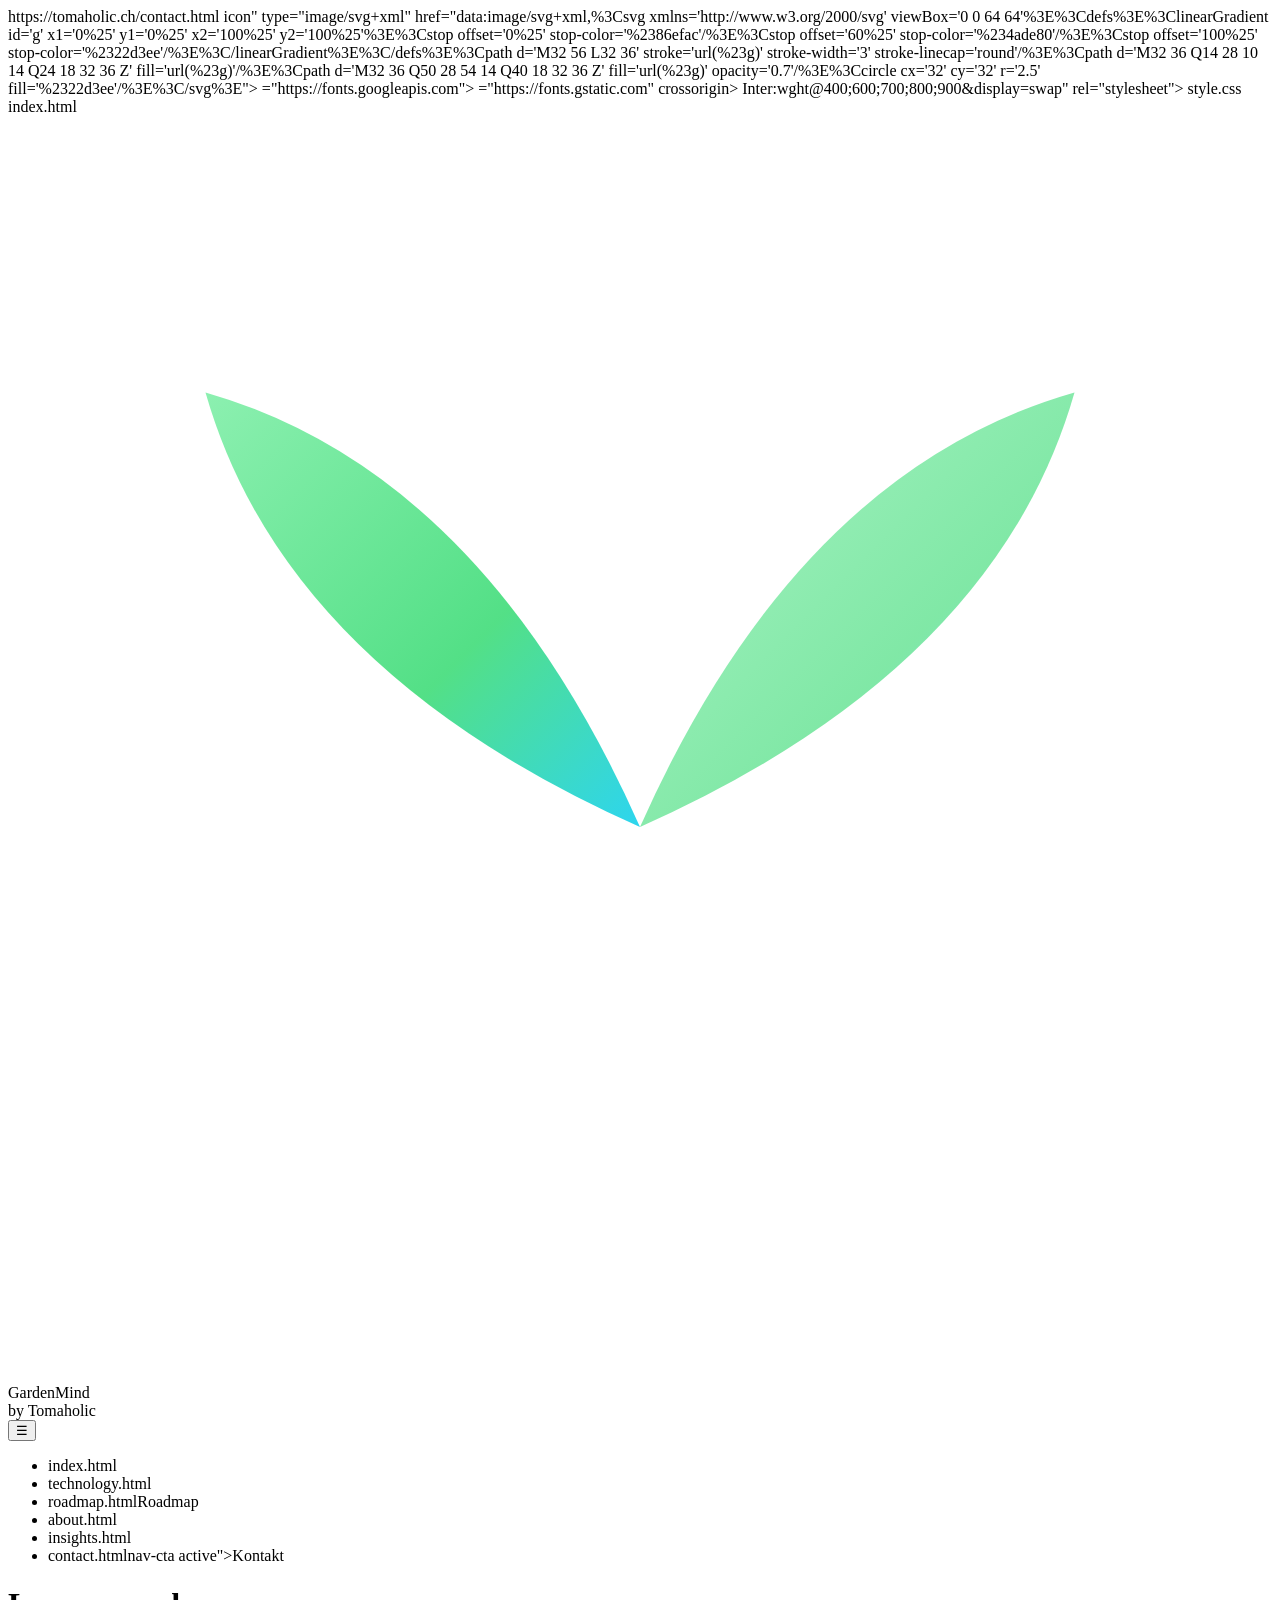
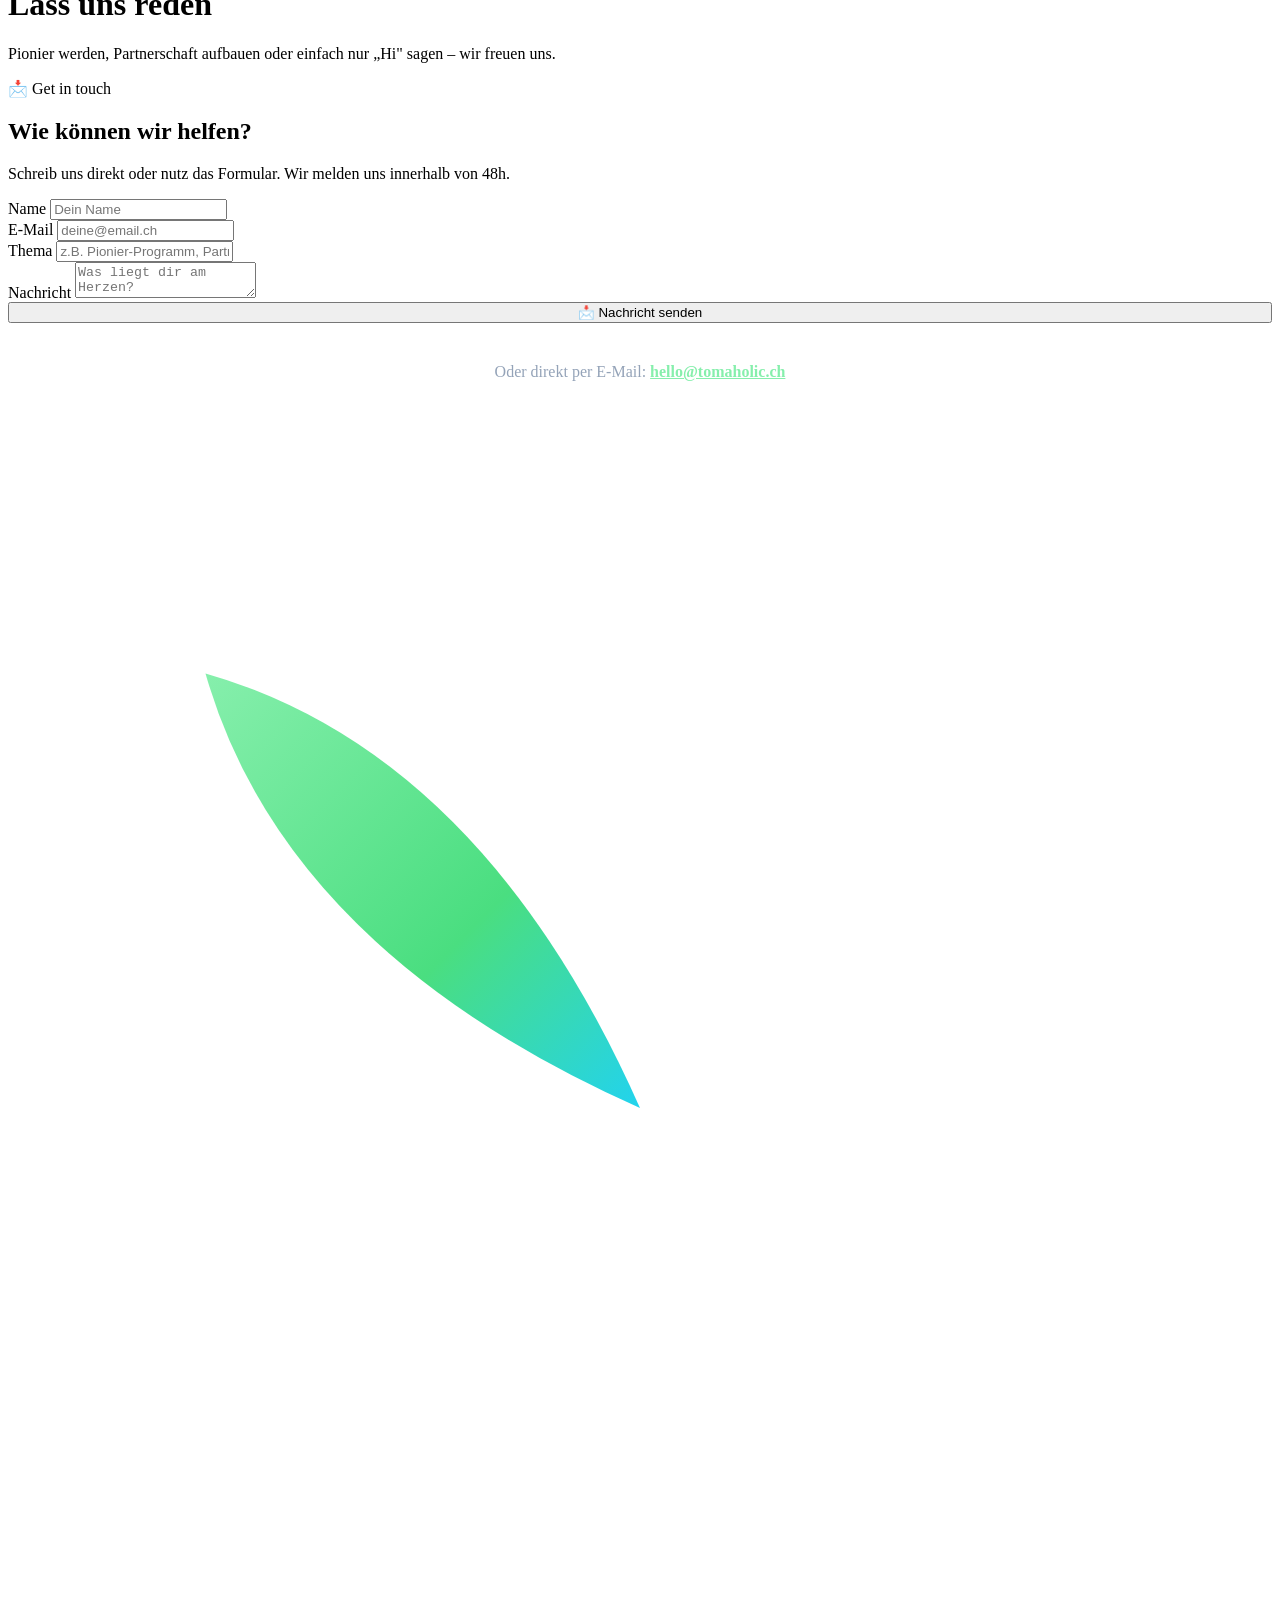
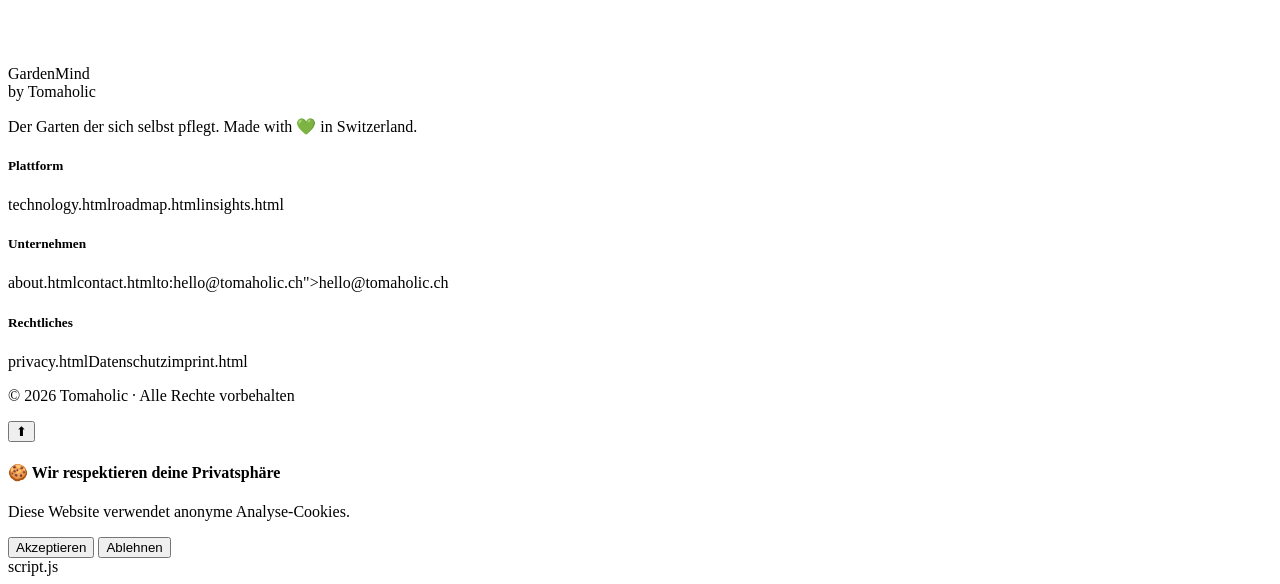
<file: contact.html>
<!DOCTYPE html>
<html lang="de">
<head>
    <meta charset="UTF-8">
    <meta name="viewport" content="width=device-width, initial-scale=1.0">
    <title>Kontakt – GardenMind by Tomaholic</title>
    <meta name="description" content="Kontaktiere GardenMind by Tomaholic – für Pionierprojekte, Partnerschaften und mehr.">
    https://tomaholic.ch/contact.html
    icon" type="image/svg+xml" href="data:image/svg+xml,%3Csvg xmlns='http://www.w3.org/2000/svg' viewBox='0 0 64 64'%3E%3Cdefs%3E%3ClinearGradient id='g' x1='0%25' y1='0%25' x2='100%25' y2='100%25'%3E%3Cstop offset='0%25' stop-color='%2386efac'/%3E%3Cstop offset='60%25' stop-color='%234ade80'/%3E%3Cstop offset='100%25' stop-color='%2322d3ee'/%3E%3C/linearGradient%3E%3C/defs%3E%3Cpath d='M32 56 L32 36' stroke='url(%23g)' stroke-width='3' stroke-linecap='round'/%3E%3Cpath d='M32 36 Q14 28 10 14 Q24 18 32 36 Z' fill='url(%23g)'/%3E%3Cpath d='M32 36 Q50 28 54 14 Q40 18 32 36 Z' fill='url(%23g)' opacity='0.7'/%3E%3Ccircle cx='32' cy='32' r='2.5' fill='%2322d3ee'/%3E%3C/svg%3E">
    <meta name="theme-color" content="#0a1a0f">
    ="https://fonts.googleapis.com">
    ="https://fonts.gstatic.com" crossorigin>
    Inter:wght@400;600;700;800;900&display=swap" rel="stylesheet">
    style.css
</head>
<body>

<nav>
    index.html
        <svg class="logo-svg" viewBox="0 0 64 64" xmlns="http://www.w3.org/2000/svg">
            <defs><linearGradient id="leafGrad" x1="0%" y1="0%" x2="100%" y2="100%"><stop offset="0%" stop-color="#86efac"/><stop offset="60%" stop-color="#4ade80"/><stop offset="100%" stop-color="#22d3ee"/></linearGradient></defs>
            <path d="M32 56 L32 36" stroke="url(#leafGrad)" stroke-width="3" stroke-linecap="round"/>
            <path d="M32 36 Q14 28 10 14 Q24 18 32 36 Z" fill="url(#leafGrad)" opacity="0.95"/>
            <path d="M32 36 Q50 28 54 14 Q40 18 32 36 Z" fill="url(#leafGrad)" opacity="0.7"/>
        </svg>
        <div><div class="logo-text">GardenMind</div><span class="logo-sub">by Tomaholic</span></div>
    </a>
    <button class="mobile-toggle" onclick="toggleMenu()">☰</button>
    <ul class="nav-menu">
        <li>index.html</li>
        <li>technology.html</li>
        <li>roadmap.htmlRoadmap</a></li>
        <li>about.html</li>
        <li>insights.html</li>
        <li>contact.htmlnav-cta active">Kontakt</a></li>
    </ul>
</nav>

<header class="page-header">
    <h1>Lass uns reden</h1>
    <p>Pionier werden, Partnerschaft aufbauen oder einfach nur „Hi" sagen – wir freuen uns.</p>
</header>

<section class="reveal">
    <div class="section-tag">📩 Get in touch</div>
    <h2 class="section-title">Wie können wir helfen?</h2>
    <p class="section-subtitle">Schreib uns direkt oder nutz das Formular. Wir melden uns innerhalb von 48h.</p>

    <form class="contact-form" onsubmit="submitForm(event)">
        <div class="form-group">
            <label for="name">Name</label>
            <input type="text" id="name" required placeholder="Dein Name">
        </div>
        <div class="form-group">
            <label for="email">E-Mail</label>
            <input type="email" id="email" required placeholder="deine@email.ch">
        </div>
        <div class="form-group">
            <label for="topic">Thema</label>
            <input type="text" id="topic" placeholder="z.B. Pionier-Programm, Partnerschaft, Presse">
        </div>
        <div class="form-group">
            <label for="message">Nachricht</label>
            <textarea id="message" required placeholder="Was liegt dir am Herzen?"></textarea>
        </div>
        <button type="submit" class="btn btn-primary" style="width: 100%; margin: 0;">📩 Nachricht senden</button>
    </form>

    <p style="text-align: center; margin-top: 40px; color: #94a3b8;">
        Oder direkt per E-Mail: <a href="mailto:hello@tomaholic.ch" style="color: #86efac; font-weight: 600;">hello@tomaholic.ch</a>
    </p>
</section>

<footer>
    <div class="footer-grid">
        <div>
            <div class="logo-wrap footer-logo">
                <svg class="logo-svg" viewBox="0 0 64 64" xmlns="http://www.w3.org/2000/svg">
                    <defs><linearGradient id="leafGradF" x1="0%" y1="0%" x2="100%" y2="100%"><stop offset="0%" stop-color="#86efac"/><stop offset="60%" stop-color="#4ade80"/><stop offset="100%" stop-color="#22d3ee"/></linearGradient></defs>
                    <path d="M32 56 L32 36" stroke="url(#leafGradF)" stroke-width="3" stroke-linecap="round"/>
                    <path d="M32 36 Q14 28 10 14 Q24 18 32 36 Z" fill="url(#leafGradF)"/>
                </svg>
                <div><div class="logo-text">GardenMind</div><span class="logo-sub">by Tomaholic</span></div>
            </div>
            <p class="footer-tagline">Der Garten der sich selbst pflegt. Made with 💚 in Switzerland.</p>
        </div>
        <div class="footer-col"><h5>Plattform</h5>technology.htmlroadmap.htmlinsights.html</div>
        <div class="footer-col"><h5>Unternehmen</h5>about.htmlcontact.htmlto:hello@tomaholic.ch">hello@tomaholic.ch</a></div>
        <div class="footer-col"><h5>Rechtliches</h5>privacy.htmlDatenschutz</a>imprint.html</div>
    </div>
    <div class="footer-bottom"><p>© 2026 Tomaholic · Alle Rechte vorbehalten</p></div>
</footer>

<button class="scroll-top" id="scrollTopBtn" aria-label="Nach oben">⬆</button>
<div class="cookie-banner" id="cookieBanner">
    <h4>🍪 Wir respektieren deine Privatsphäre</h4>
    <p>Diese Website verwendet anonyme Analyse-Cookies.</p>
    <div class="btn-row">
        <button class="accept" onclick="acceptCookies()">Akzeptieren</button>
        <button class="decline" onclick="declineCookies()">Ablehnen</button>
    </div>
</div>

<script>
function submitForm(e) {
    e.preventDefault();
    const name = document.getElementById('name').value;
    const email = document.getElementById('email').value;
    const topic = document.getElementById('topic').value;
    const message = document.getElementById('message').value;
    const subject = encodeURIComponent(topic ? `[GardenMind] ${topic}` : '[GardenMind] Neue Anfrage');
    const body = encodeURIComponent(`Name: ${name}\nE-Mail: ${email}\n\nNachricht:\n${message}`);
    window.location.href = `mailto:hello@tomaholic.ch?subject=${subject}&body=${body}`;
}
</script>
script.js
</body>
</html>
</file>
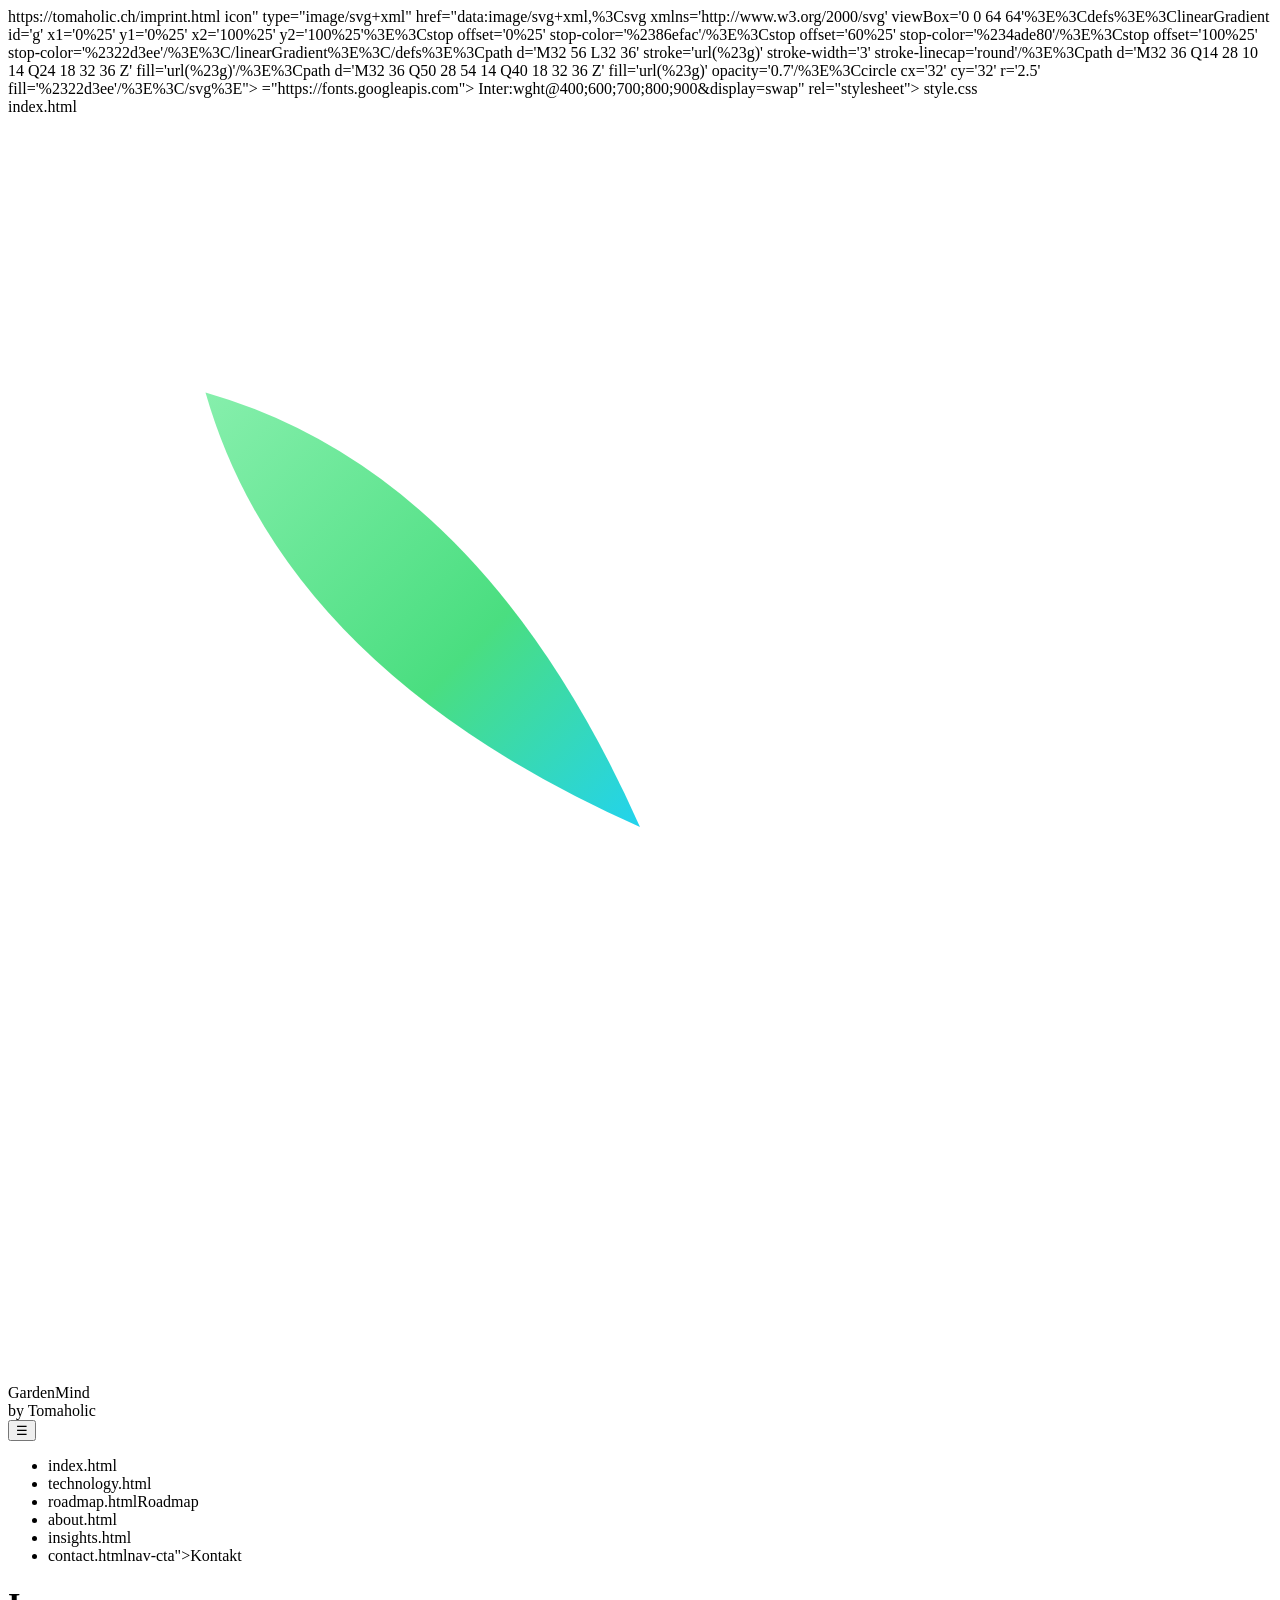
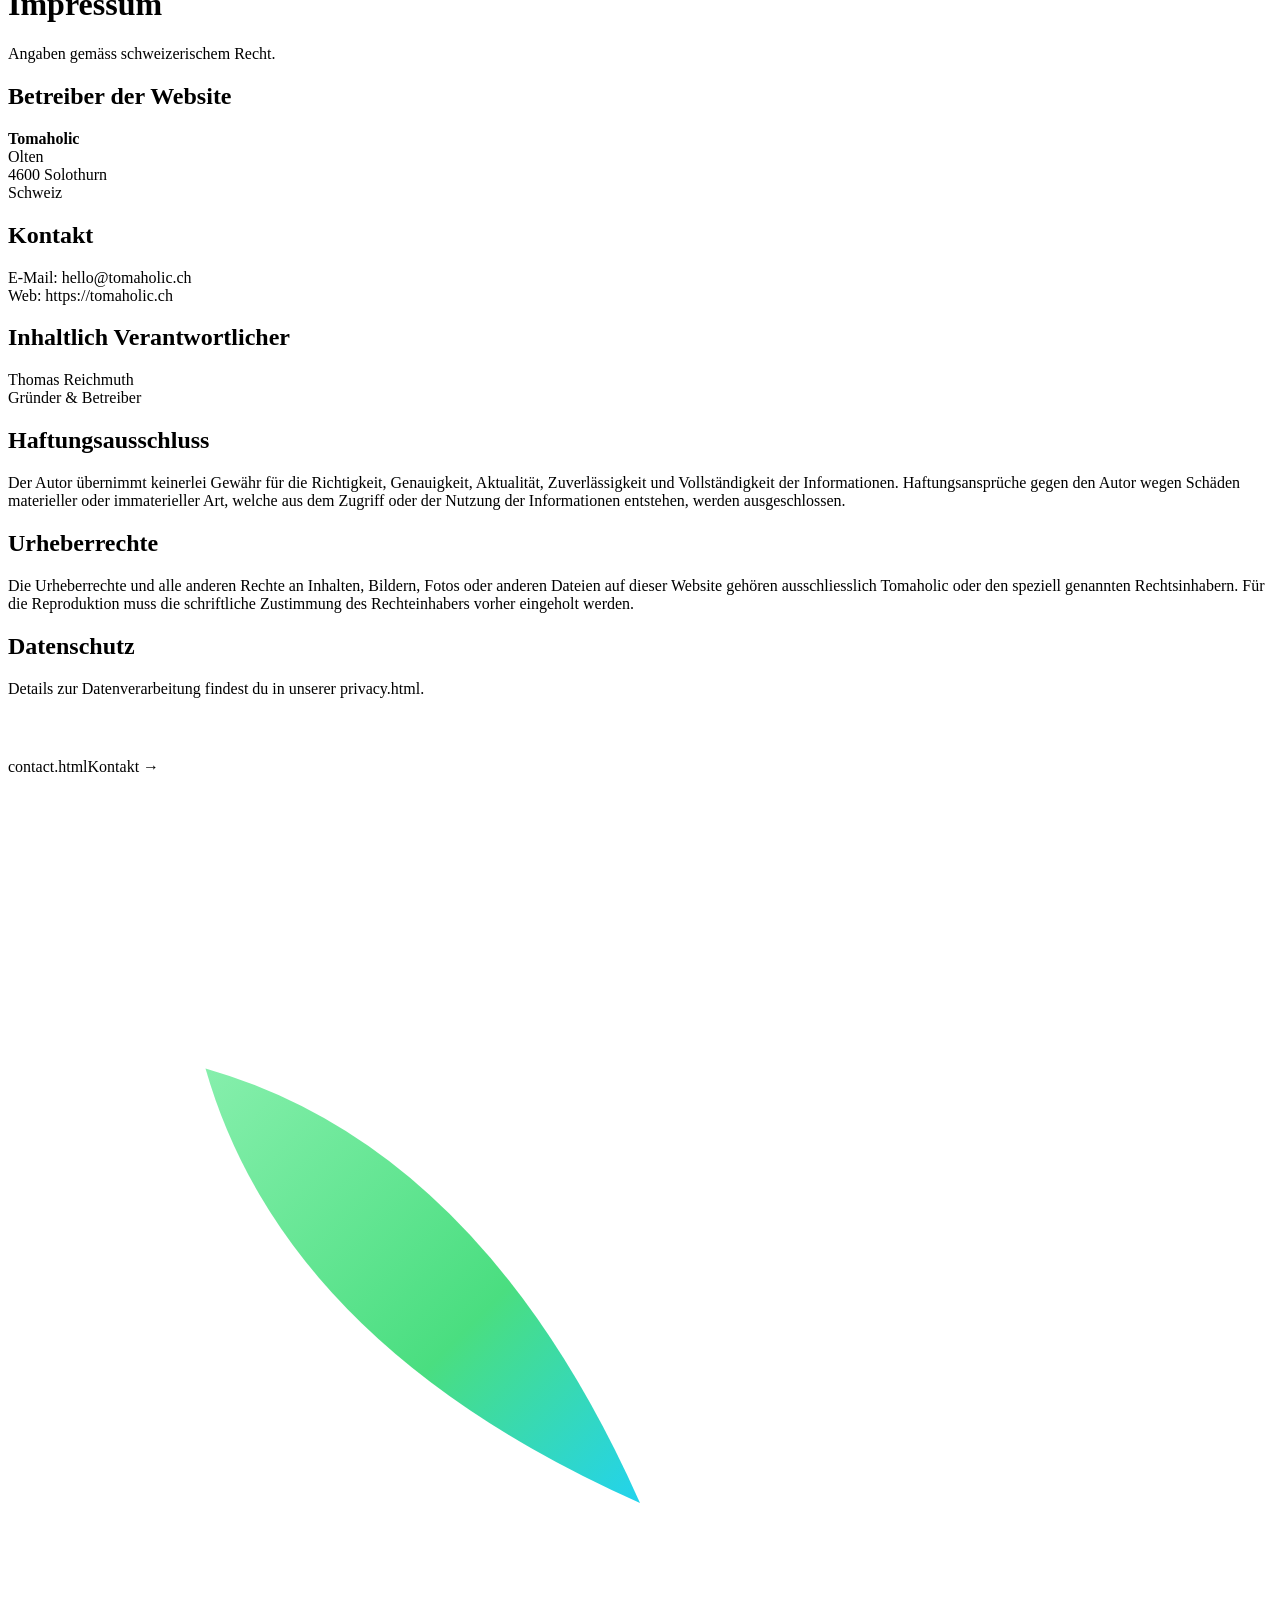
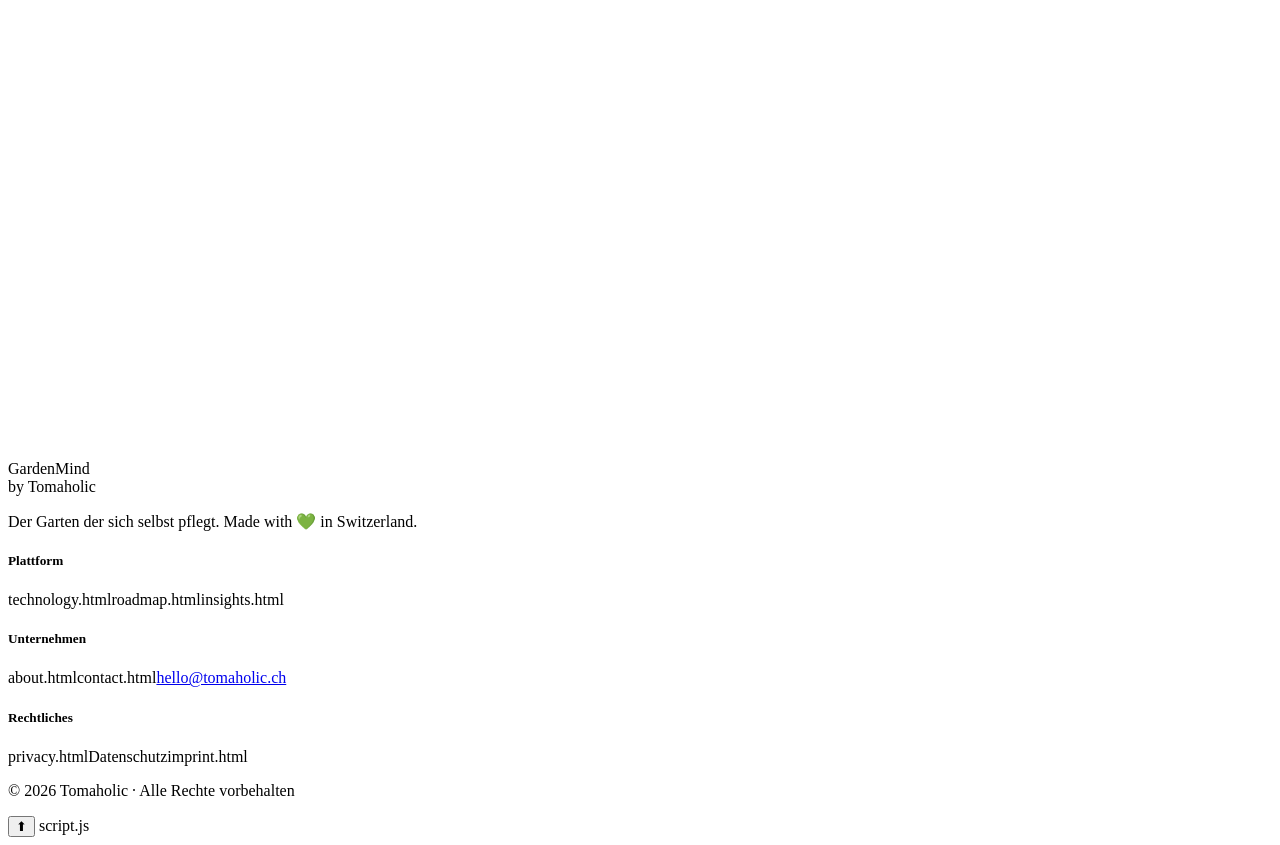
<file: imprint.html>
<!DOCTYPE html>
<html lang="de">
<head>
    <meta charset="UTF-8">
    <meta name="viewport" content="width=device-width, initial-scale=1.0">
    <title>Impressum – GardenMind by Tomaholic</title>
    https://tomaholic.ch/imprint.html
    icon" type="image/svg+xml" href="data:image/svg+xml,%3Csvg xmlns='http://www.w3.org/2000/svg' viewBox='0 0 64 64'%3E%3Cdefs%3E%3ClinearGradient id='g' x1='0%25' y1='0%25' x2='100%25' y2='100%25'%3E%3Cstop offset='0%25' stop-color='%2386efac'/%3E%3Cstop offset='60%25' stop-color='%234ade80'/%3E%3Cstop offset='100%25' stop-color='%2322d3ee'/%3E%3C/linearGradient%3E%3C/defs%3E%3Cpath d='M32 56 L32 36' stroke='url(%23g)' stroke-width='3' stroke-linecap='round'/%3E%3Cpath d='M32 36 Q14 28 10 14 Q24 18 32 36 Z' fill='url(%23g)'/%3E%3Cpath d='M32 36 Q50 28 54 14 Q40 18 32 36 Z' fill='url(%23g)' opacity='0.7'/%3E%3Ccircle cx='32' cy='32' r='2.5' fill='%2322d3ee'/%3E%3C/svg%3E">
    <meta name="theme-color" content="#0a1a0f">
    ="https://fonts.googleapis.com">
    Inter:wght@400;600;700;800;900&display=swap" rel="stylesheet">
    style.css
</head>
<body>

<nav>
    index.html
        <svg class="logo-svg" viewBox="0 0 64 64" xmlns="http://www.w3.org/2000/svg">
            <defs><linearGradient id="leafGrad" x1="0%" y1="0%" x2="100%" y2="100%"><stop offset="0%" stop-color="#86efac"/><stop offset="60%" stop-color="#4ade80"/><stop offset="100%" stop-color="#22d3ee"/></linearGradient></defs>
            <path d="M32 56 L32 36" stroke="url(#leafGrad)" stroke-width="3" stroke-linecap="round"/>
            <path d="M32 36 Q14 28 10 14 Q24 18 32 36 Z" fill="url(#leafGrad)"/>
        </svg>
        <div><div class="logo-text">GardenMind</div><span class="logo-sub">by Tomaholic</span></div>
    </a>
    <button class="mobile-toggle" onclick="toggleMenu()">☰</button>
    <ul class="nav-menu">
        <li>index.html</li>
        <li>technology.html</li>
        <li>roadmap.htmlRoadmap</a></li>
        <li>about.html</li>
        <li>insights.html</li>
        <li>contact.htmlnav-cta">Kontakt</a></li>
    </ul>
</nav>

<header class="page-header">
    <h1>Impressum</h1>
    <p>Angaben gemäss schweizerischem Recht.</p>
</header>

<section class="legal-content">
    <h2>Betreiber der Website</h2>
    <p><strong>Tomaholic</strong><br>Olten<br>4600 Solothurn<br>Schweiz</p>

    <h2>Kontakt</h2>
    <p>E-Mail: hello@tomaholic.ch<br>Web: https://tomaholic.ch</p>

    <h2>Inhaltlich Verantwortlicher</h2>
    <p>Thomas Reichmuth<br>Gründer & Betreiber</p>

    <h2>Haftungsausschluss</h2>
    <p>Der Autor übernimmt keinerlei Gewähr für die Richtigkeit, Genauigkeit, Aktualität, Zuverlässigkeit und Vollständigkeit der Informationen. Haftungsansprüche gegen den Autor wegen Schäden materieller oder immaterieller Art, welche aus dem Zugriff oder der Nutzung der Informationen entstehen, werden ausgeschlossen.</p>

    <h2>Urheberrechte</h2>
    <p>Die Urheberrechte und alle anderen Rechte an Inhalten, Bildern, Fotos oder anderen Dateien auf dieser Website gehören ausschliesslich Tomaholic oder den speziell genannten Rechtsinhabern. Für die Reproduktion muss die schriftliche Zustimmung des Rechteinhabers vorher eingeholt werden.</p>

    <h2>Datenschutz</h2>
    <p>Details zur Datenverarbeitung findest du in unserer privacy.html.</p>

    <p style="margin-top: 60px;">contact.htmlKontakt →</a></p>
</section>

<footer>
    <div class="footer-grid">
        <div>
            <div class="logo-wrap footer-logo">
                <svg class="logo-svg" viewBox="0 0 64 64" xmlns="http://www.w3.org/2000/svg">
                    <defs><linearGradient id="leafGradF" x1="0%" y1="0%" x2="100%" y2="100%"><stop offset="0%" stop-color="#86efac"/><stop offset="60%" stop-color="#4ade80"/><stop offset="100%" stop-color="#22d3ee"/></linearGradient></defs>
                    <path d="M32 56 L32 36" stroke="url(#leafGradF)" stroke-width="3" stroke-linecap="round"/>
                    <path d="M32 36 Q14 28 10 14 Q24 18 32 36 Z" fill="url(#leafGradF)"/>
                </svg>
                <div><div class="logo-text">GardenMind</div><span class="logo-sub">by Tomaholic</span></div>
            </div>
            <p class="footer-tagline">Der Garten der sich selbst pflegt. Made with 💚 in Switzerland.</p>
        </div>
        <div class="footer-col"><h5>Plattform</h5>technology.htmlroadmap.htmlinsights.html</div>
        <div class="footer-col"><h5>Unternehmen</h5>about.htmlcontact.html<a href="mailto:hello@tomaholic.ch">hello@tomaholic.ch</a></div>
        <div class="footer-col"><h5>Rechtliches</h5>privacy.htmlDatenschutz</a>imprint.html</div>
    </div>
    <div class="footer-bottom"><p>© 2026 Tomaholic · Alle Rechte vorbehalten</p></div>
</footer>

<button class="scroll-top" id="scrollTopBtn" aria-label="Nach oben">⬆</button>
script.js
</body>
</html>
</file>
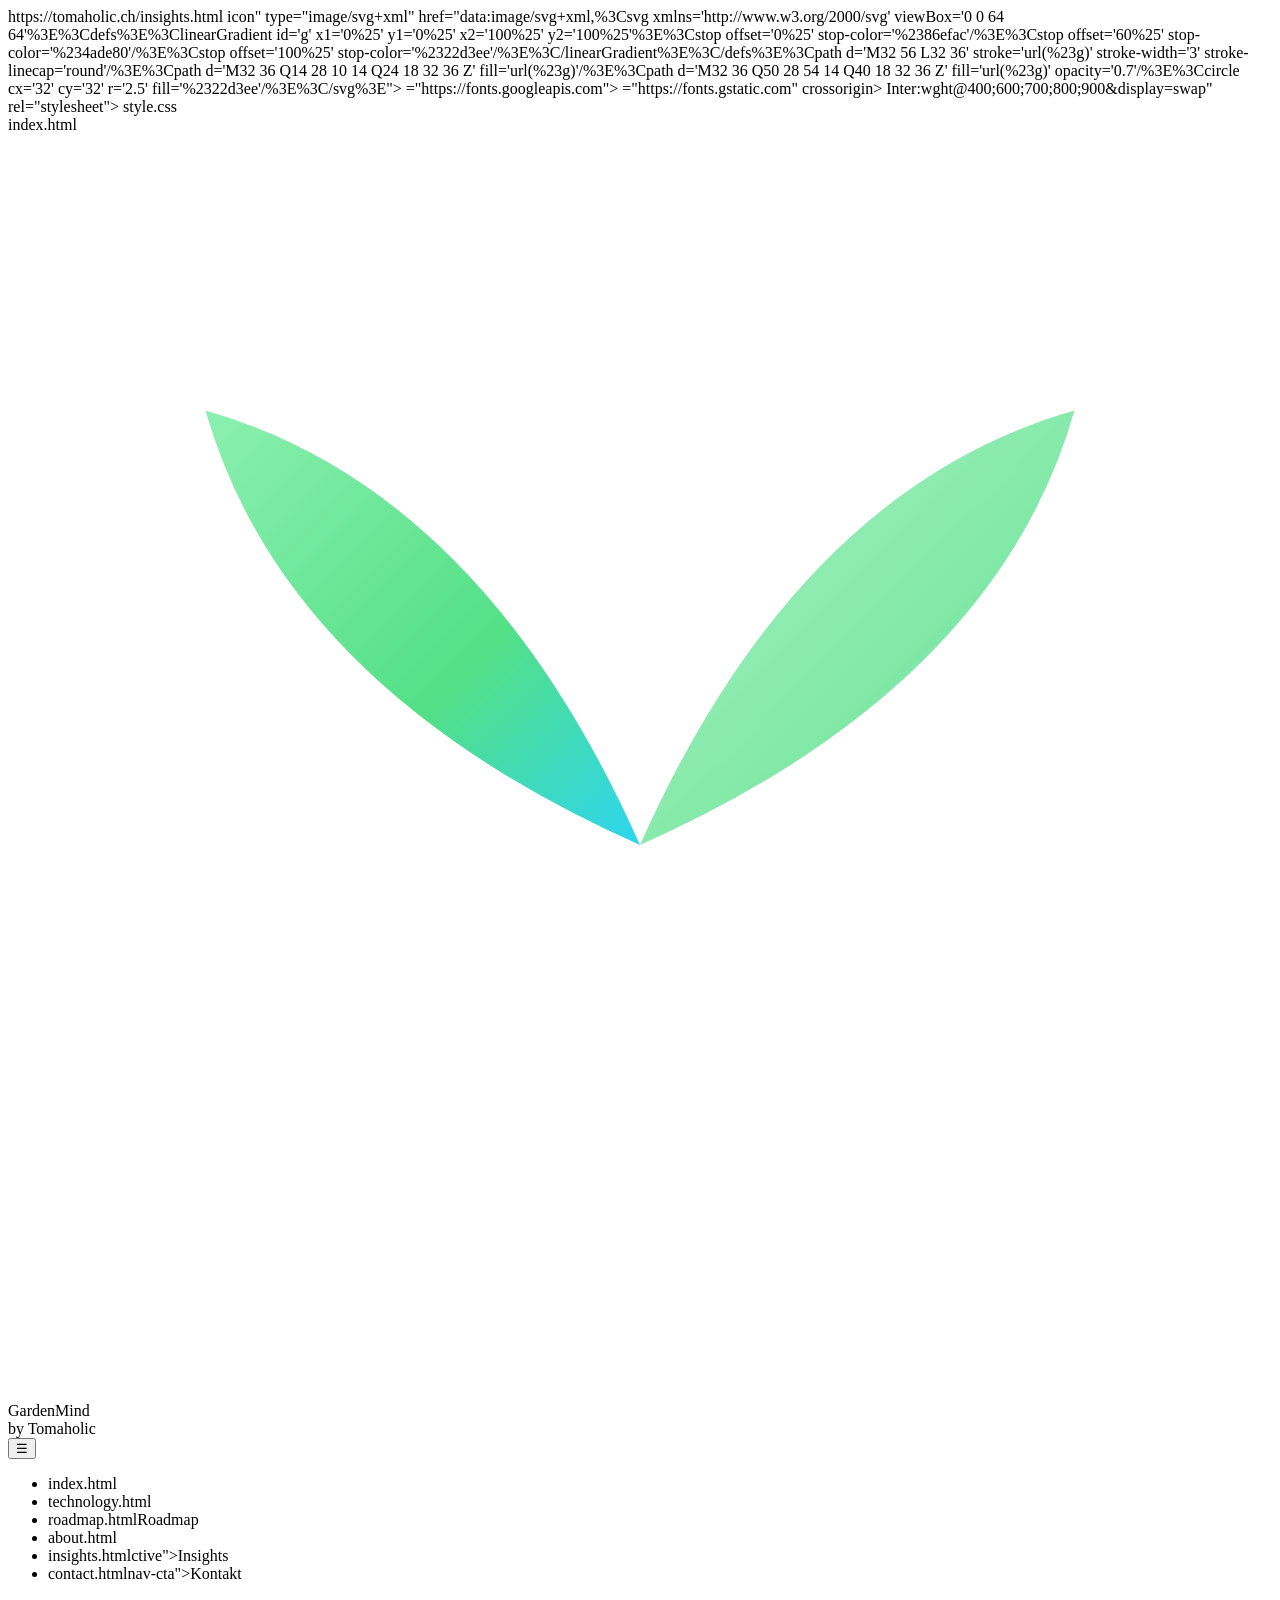
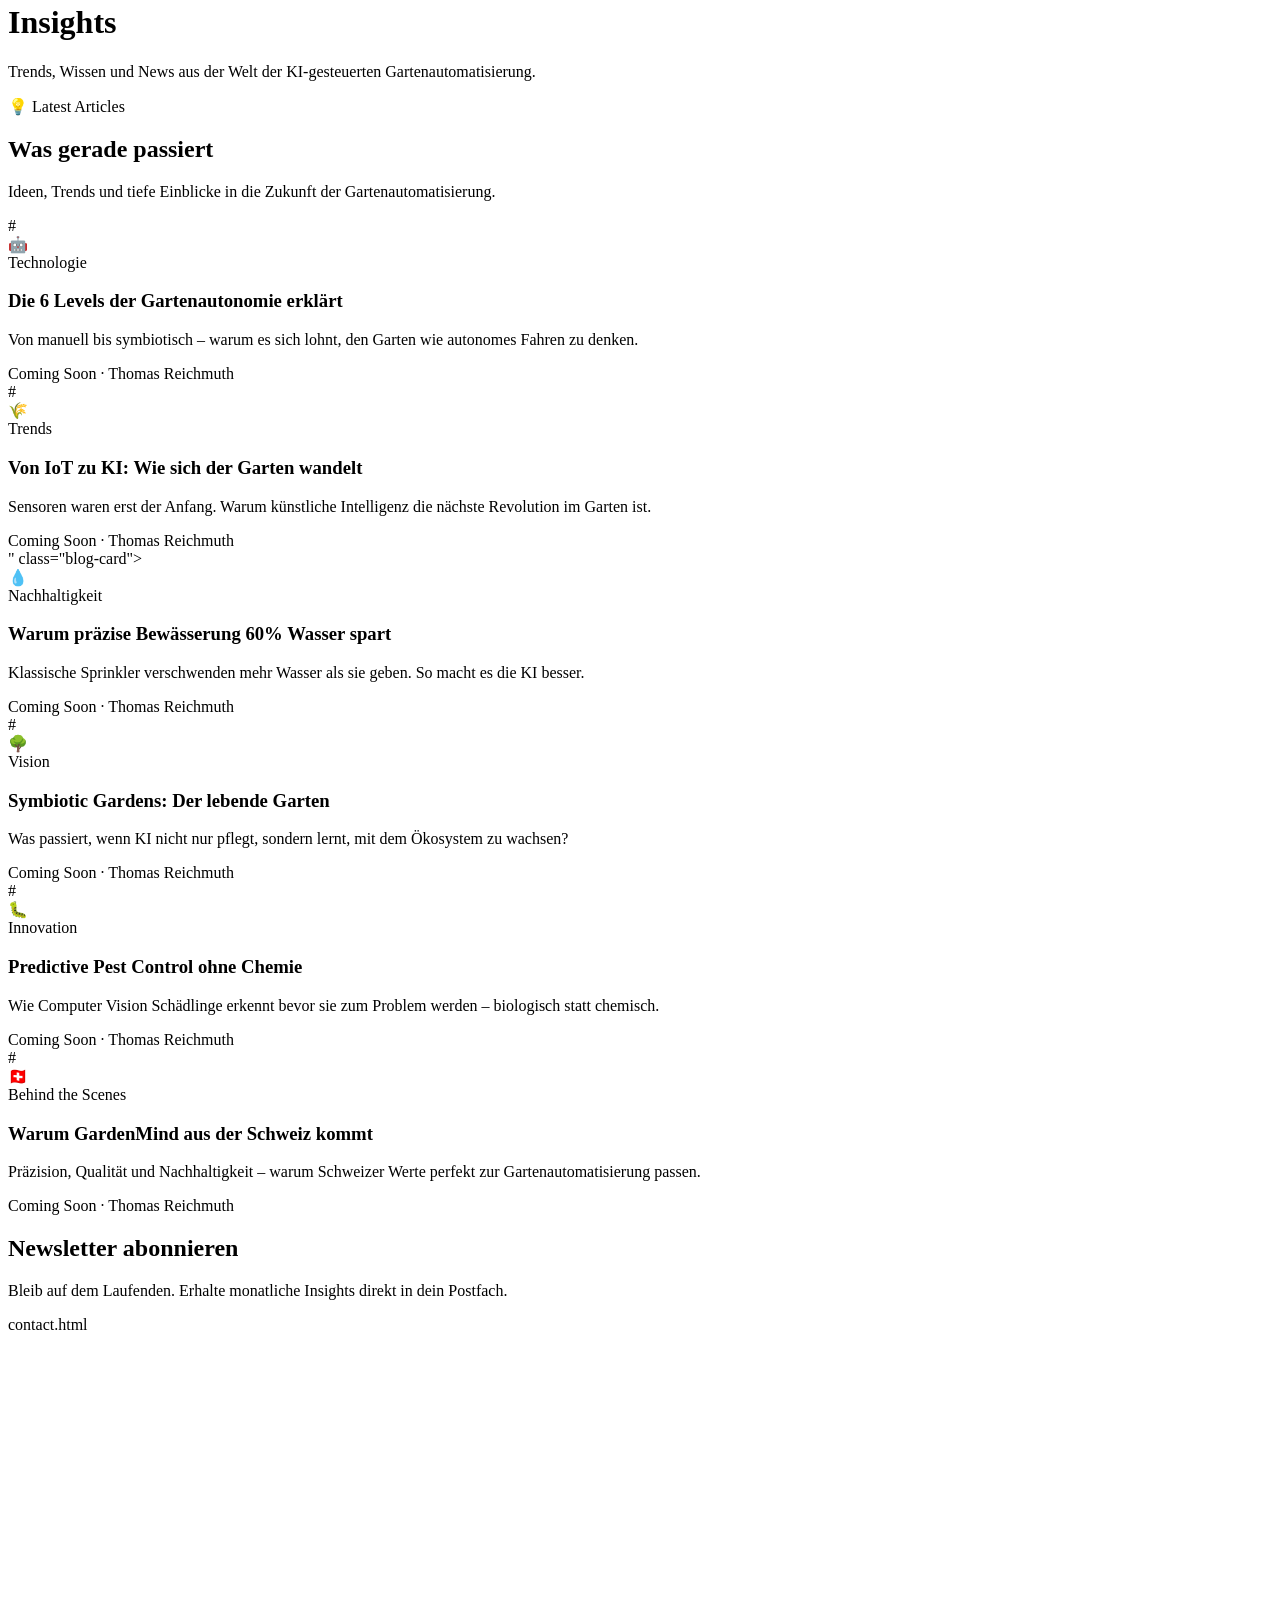
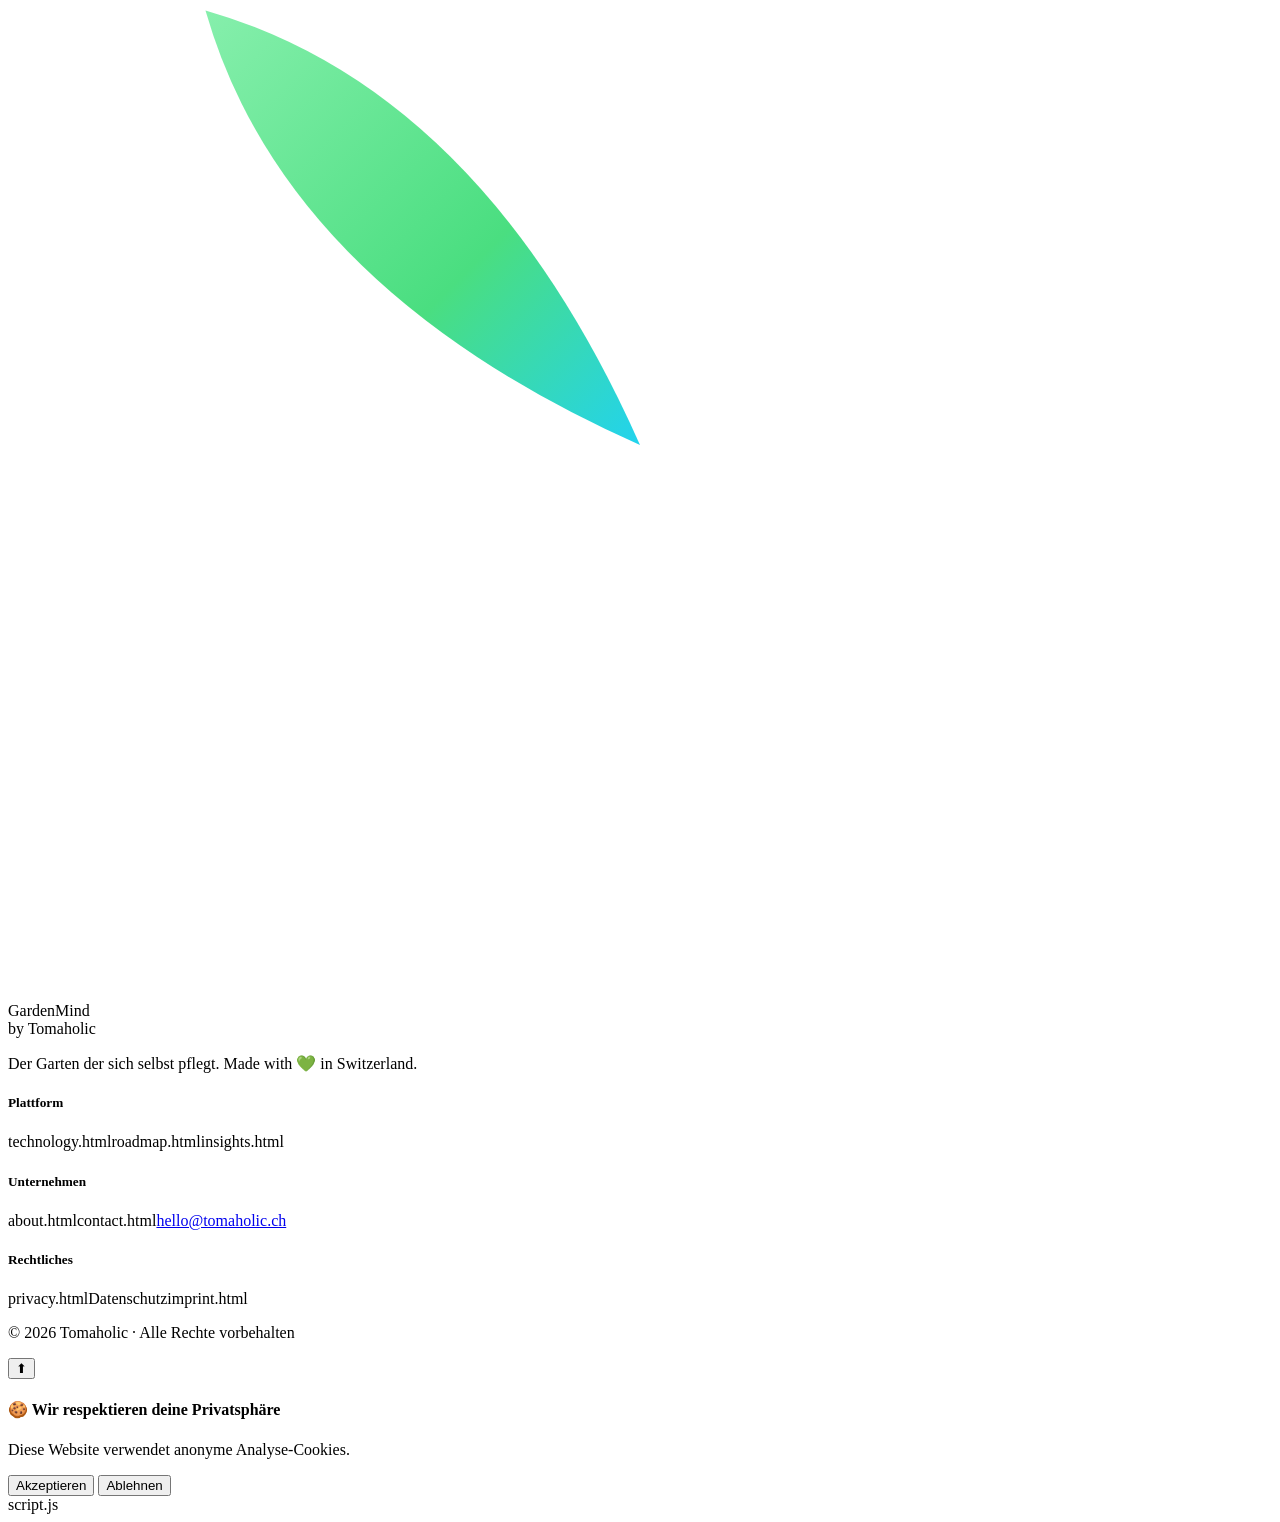
<file: insights.html>
<!DOCTYPE html>
<html lang="de">
<head>
    <meta charset="UTF-8">
    <meta name="viewport" content="width=device-width, initial-scale=1.0">
    <title>Insights – GardenMind by Tomaholic</title>
    <meta name="description" content="Trends, Wissen und News aus der Welt der Gartenautomatisierung und KI.">
    https://tomaholic.ch/insights.html
    icon" type="image/svg+xml" href="data:image/svg+xml,%3Csvg xmlns='http://www.w3.org/2000/svg' viewBox='0 0 64 64'%3E%3Cdefs%3E%3ClinearGradient id='g' x1='0%25' y1='0%25' x2='100%25' y2='100%25'%3E%3Cstop offset='0%25' stop-color='%2386efac'/%3E%3Cstop offset='60%25' stop-color='%234ade80'/%3E%3Cstop offset='100%25' stop-color='%2322d3ee'/%3E%3C/linearGradient%3E%3C/defs%3E%3Cpath d='M32 56 L32 36' stroke='url(%23g)' stroke-width='3' stroke-linecap='round'/%3E%3Cpath d='M32 36 Q14 28 10 14 Q24 18 32 36 Z' fill='url(%23g)'/%3E%3Cpath d='M32 36 Q50 28 54 14 Q40 18 32 36 Z' fill='url(%23g)' opacity='0.7'/%3E%3Ccircle cx='32' cy='32' r='2.5' fill='%2322d3ee'/%3E%3C/svg%3E">
    <meta name="theme-color" content="#0a1a0f">
    ="https://fonts.googleapis.com">
    ="https://fonts.gstatic.com" crossorigin>
    Inter:wght@400;600;700;800;900&display=swap" rel="stylesheet">
    style.css
</head>
<body>

<nav>
    index.html
        <svg class="logo-svg" viewBox="0 0 64 64" xmlns="http://www.w3.org/2000/svg">
            <defs><linearGradient id="leafGrad" x1="0%" y1="0%" x2="100%" y2="100%"><stop offset="0%" stop-color="#86efac"/><stop offset="60%" stop-color="#4ade80"/><stop offset="100%" stop-color="#22d3ee"/></linearGradient></defs>
            <path d="M32 56 L32 36" stroke="url(#leafGrad)" stroke-width="3" stroke-linecap="round"/>
            <path d="M32 36 Q14 28 10 14 Q24 18 32 36 Z" fill="url(#leafGrad)" opacity="0.95"/>
            <path d="M32 36 Q50 28 54 14 Q40 18 32 36 Z" fill="url(#leafGrad)" opacity="0.7"/>
        </svg>
        <div><div class="logo-text">GardenMind</div><span class="logo-sub">by Tomaholic</span></div>
    </a>
    <button class="mobile-toggle" onclick="toggleMenu()">☰</button>
    <ul class="nav-menu">
        <li>index.html</li>
        <li>technology.html</li>
        <li>roadmap.htmlRoadmap</a></li>
        <li>about.html</li>
        <li>insights.htmlctive">Insights</a></li>
        <li>contact.htmlnav-cta">Kontakt</a></li>
    </ul>
</nav>

<header class="page-header">
    <h1>Insights</h1>
    <p>Trends, Wissen und News aus der Welt der KI-gesteuerten Gartenautomatisierung.</p>
</header>

<section class="reveal">
    <div class="section-tag">💡 Latest Articles</div>
    <h2 class="section-title">Was gerade passiert</h2>
    <p class="section-subtitle">Ideen, Trends und tiefe Einblicke in die Zukunft der Gartenautomatisierung.</p>

    <div class="blog-grid">
        #
            <div class="blog-image">🤖</div>
            <div class="blog-content">
                <span class="blog-tag">Technologie</span>
                <h3>Die 6 Levels der Gartenautonomie erklärt</h3>
                <p>Von manuell bis symbiotisch – warum es sich lohnt, den Garten wie autonomes Fahren zu denken.</p>
                <div class="blog-meta">Coming Soon · Thomas Reichmuth</div>
            </div>
        </a>

        #
            <div class="blog-image">🌾</div>
            <div class="blog-content">
                <span class="blog-tag">Trends</span>
                <h3>Von IoT zu KI: Wie sich der Garten wandelt</h3>
                <p>Sensoren waren erst der Anfang. Warum künstliche Intelligenz die nächste Revolution im Garten ist.</p>
                <div class="blog-meta">Coming Soon · Thomas Reichmuth</div>
            </div>
        </a>

        " class="blog-card">
            <div class="blog-image">💧</div>
            <div class="blog-content">
                <span class="blog-tag">Nachhaltigkeit</span>
                <h3>Warum präzise Bewässerung 60% Wasser spart</h3>
                <p>Klassische Sprinkler verschwenden mehr Wasser als sie geben. So macht es die KI besser.</p>
                <div class="blog-meta">Coming Soon · Thomas Reichmuth</div>
            </div>
        </a>

        #
            <div class="blog-image">🌳</div>
            <div class="blog-content">
                <span class="blog-tag">Vision</span>
                <h3>Symbiotic Gardens: Der lebende Garten</h3>
                <p>Was passiert, wenn KI nicht nur pflegt, sondern lernt, mit dem Ökosystem zu wachsen?</p>
                <div class="blog-meta">Coming Soon · Thomas Reichmuth</div>
            </div>
        </a>

        #
            <div class="blog-image">🐛</div>
            <div class="blog-content">
                <span class="blog-tag">Innovation</span>
                <h3>Predictive Pest Control ohne Chemie</h3>
                <p>Wie Computer Vision Schädlinge erkennt bevor sie zum Problem werden – biologisch statt chemisch.</p>
                <div class="blog-meta">Coming Soon · Thomas Reichmuth</div>
            </div>
        </a>

        #
            <div class="blog-image">🇨🇭</div>
            <div class="blog-content">
                <span class="blog-tag">Behind the Scenes</span>
                <h3>Warum GardenMind aus der Schweiz kommt</h3>
                <p>Präzision, Qualität und Nachhaltigkeit – warum Schweizer Werte perfekt zur Gartenautomatisierung passen.</p>
                <div class="blog-meta">Coming Soon · Thomas Reichmuth</div>
            </div>
        </a>
    </div>
</section>

<div class="vision reveal">
    <h2>Newsletter abonnieren</h2>
    <p>Bleib auf dem Laufenden. Erhalte monatliche Insights direkt in dein Postfach.</p>
    contact.html
</div>

<footer>
    <div class="footer-grid">
        <div>
            <div class="logo-wrap footer-logo">
                <svg class="logo-svg" viewBox="0 0 64 64" xmlns="http://www.w3.org/2000/svg">
                    <defs><linearGradient id="leafGradF" x1="0%" y1="0%" x2="100%" y2="100%"><stop offset="0%" stop-color="#86efac"/><stop offset="60%" stop-color="#4ade80"/><stop offset="100%" stop-color="#22d3ee"/></linearGradient></defs>
                    <path d="M32 56 L32 36" stroke="url(#leafGradF)" stroke-width="3" stroke-linecap="round"/>
                    <path d="M32 36 Q14 28 10 14 Q24 18 32 36 Z" fill="url(#leafGradF)"/>
                </svg>
                <div><div class="logo-text">GardenMind</div><span class="logo-sub">by Tomaholic</span></div>
            </div>
            <p class="footer-tagline">Der Garten der sich selbst pflegt. Made with 💚 in Switzerland.</p>
        </div>
        <div class="footer-col"><h5>Plattform</h5>technology.htmlroadmap.htmlinsights.html</div>
        <div class="footer-col"><h5>Unternehmen</h5>about.htmlcontact.html<a href="mailto:hello@tomaholic.ch">hello@tomaholic.ch</a></div>
        <div class="footer-col"><h5>Rechtliches</h5>privacy.htmlDatenschutz</a>imprint.html</div>
    </div>
    <div class="footer-bottom"><p>© 2026 Tomaholic · Alle Rechte vorbehalten</p></div>
</footer>

<button class="scroll-top" id="scrollTopBtn" aria-label="Nach oben">⬆</button>
<div class="cookie-banner" id="cookieBanner">
    <h4>🍪 Wir respektieren deine Privatsphäre</h4>
    <p>Diese Website verwendet anonyme Analyse-Cookies.</p>
    <div class="btn-row">
        <button class="accept" onclick="acceptCookies()">Akzeptieren</button>
        <button class="decline" onclick="declineCookies()">Ablehnen</button>
    </div>
</div>

script.js
</body>
</html>
</file>
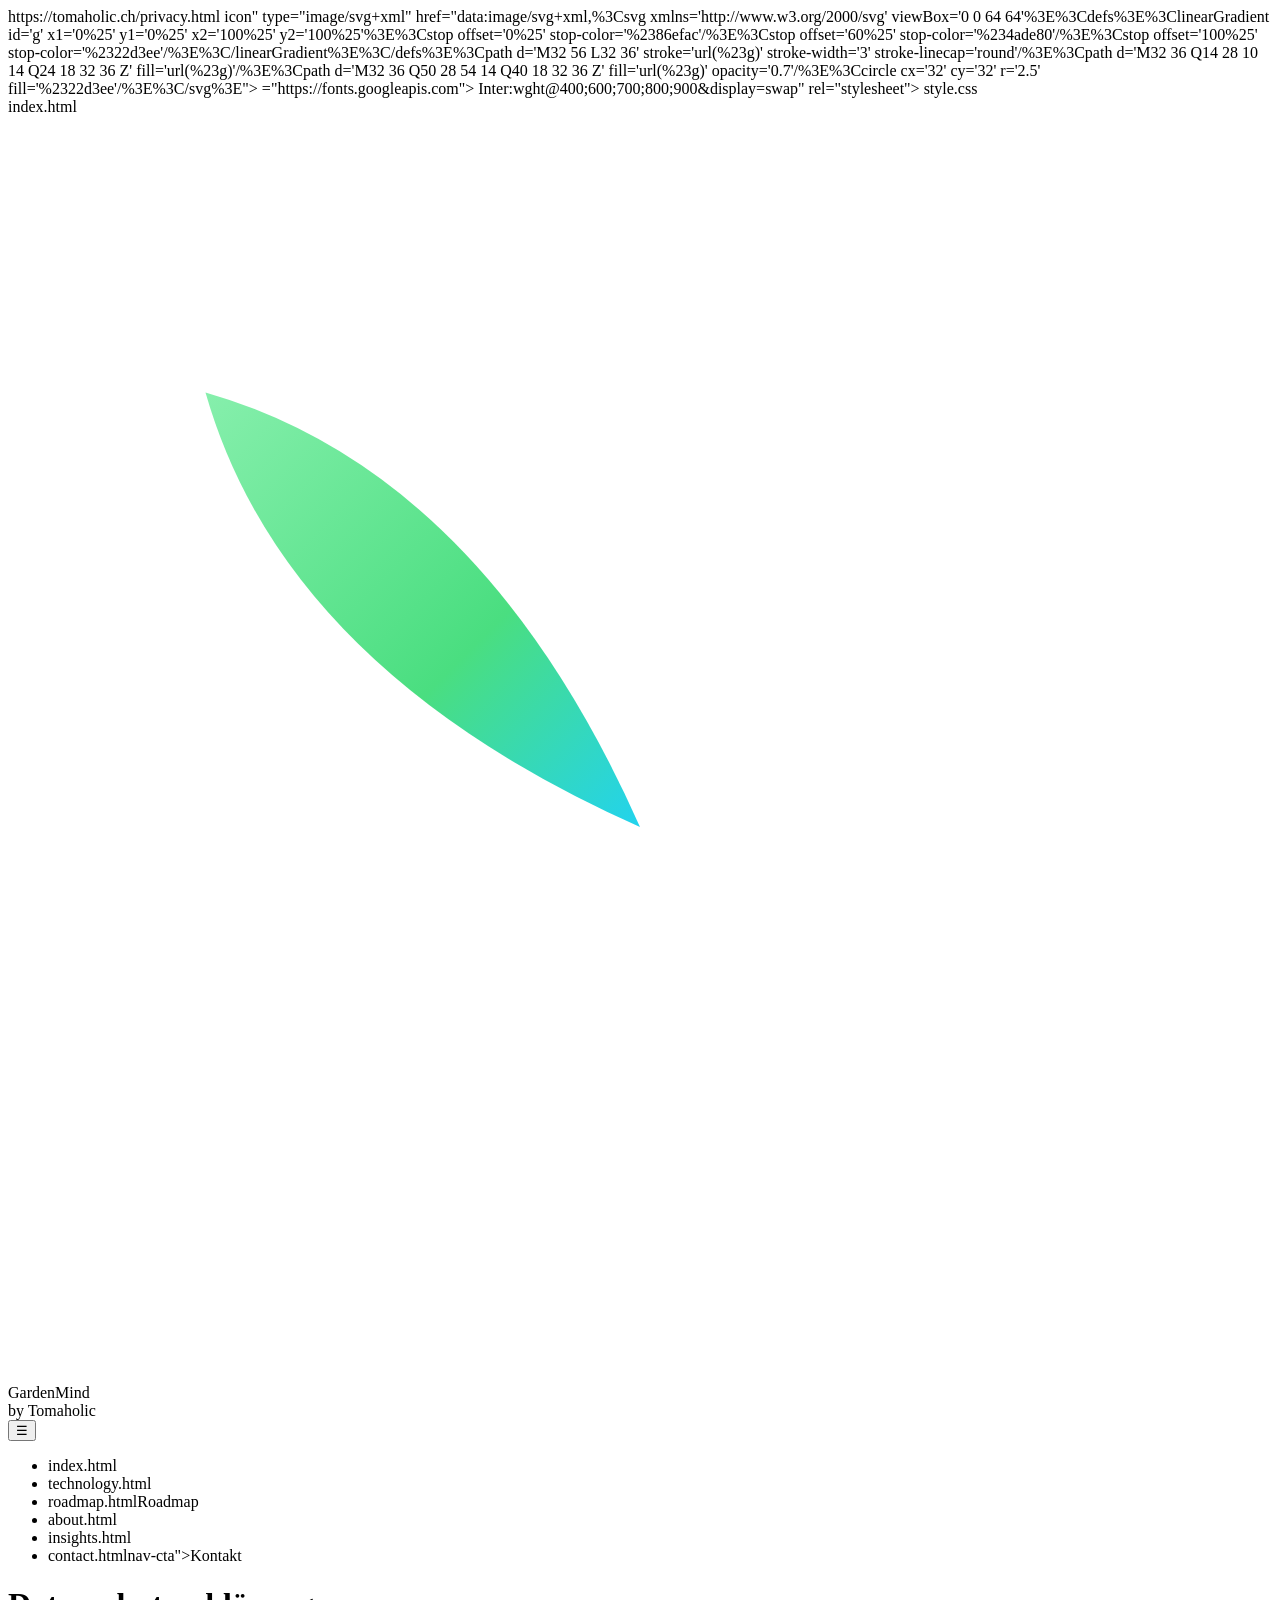
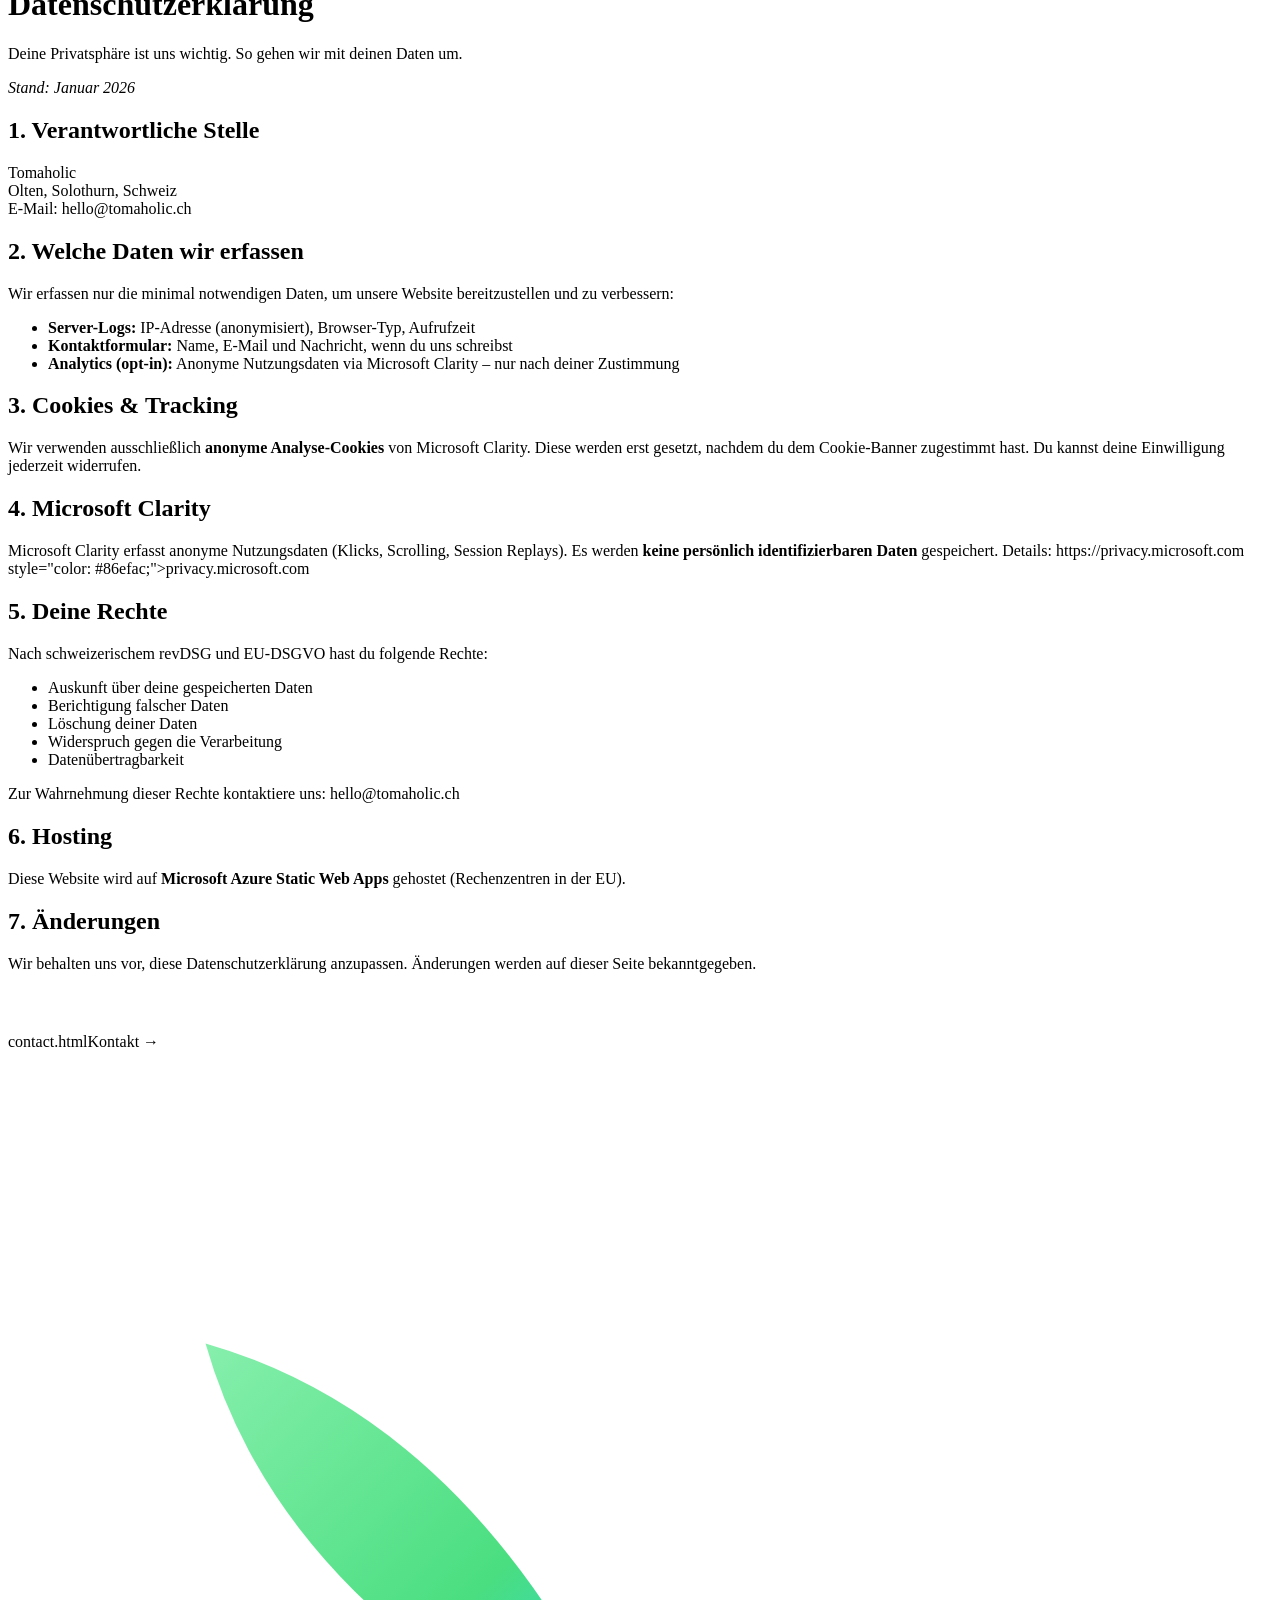
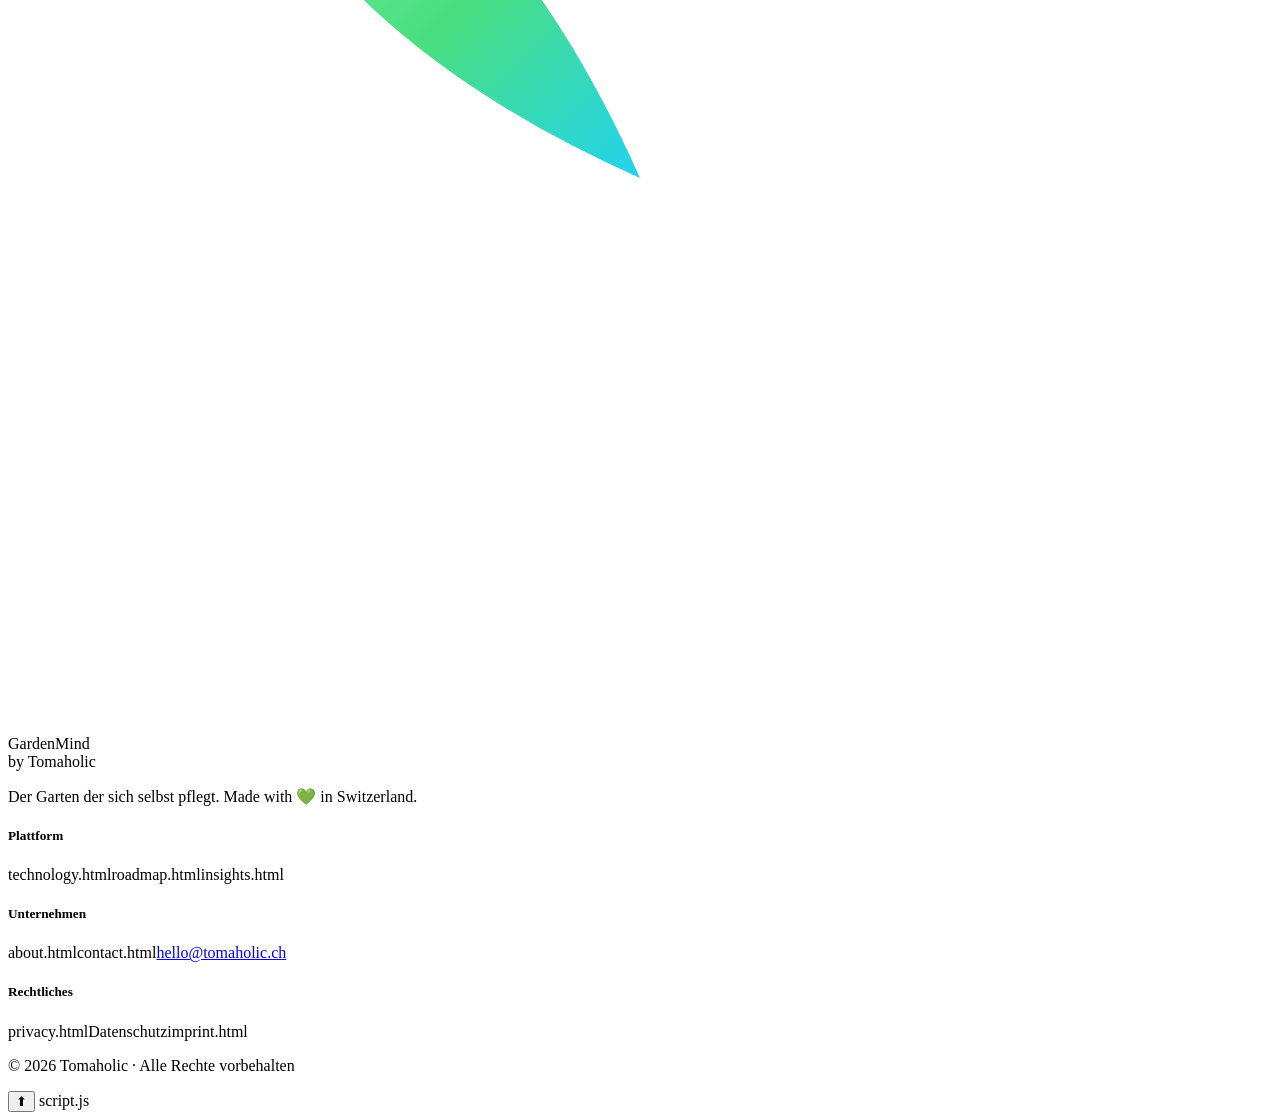
<file: privacy.html>
<!DOCTYPE html>
<html lang="de">
<head>
    <meta charset="UTF-8">
    <meta name="viewport" content="width=device-width, initial-scale=1.0">
    <title>Datenschutz – GardenMind by Tomaholic</title>
    https://tomaholic.ch/privacy.html
    icon" type="image/svg+xml" href="data:image/svg+xml,%3Csvg xmlns='http://www.w3.org/2000/svg' viewBox='0 0 64 64'%3E%3Cdefs%3E%3ClinearGradient id='g' x1='0%25' y1='0%25' x2='100%25' y2='100%25'%3E%3Cstop offset='0%25' stop-color='%2386efac'/%3E%3Cstop offset='60%25' stop-color='%234ade80'/%3E%3Cstop offset='100%25' stop-color='%2322d3ee'/%3E%3C/linearGradient%3E%3C/defs%3E%3Cpath d='M32 56 L32 36' stroke='url(%23g)' stroke-width='3' stroke-linecap='round'/%3E%3Cpath d='M32 36 Q14 28 10 14 Q24 18 32 36 Z' fill='url(%23g)'/%3E%3Cpath d='M32 36 Q50 28 54 14 Q40 18 32 36 Z' fill='url(%23g)' opacity='0.7'/%3E%3Ccircle cx='32' cy='32' r='2.5' fill='%2322d3ee'/%3E%3C/svg%3E">
    <meta name="theme-color" content="#0a1a0f">
    ="https://fonts.googleapis.com">
    Inter:wght@400;600;700;800;900&display=swap" rel="stylesheet">
    style.css
</head>
<body>

<nav>
    index.html
        <svg class="logo-svg" viewBox="0 0 64 64" xmlns="http://www.w3.org/2000/svg">
            <defs><linearGradient id="leafGrad" x1="0%" y1="0%" x2="100%" y2="100%"><stop offset="0%" stop-color="#86efac"/><stop offset="60%" stop-color="#4ade80"/><stop offset="100%" stop-color="#22d3ee"/></linearGradient></defs>
            <path d="M32 56 L32 36" stroke="url(#leafGrad)" stroke-width="3" stroke-linecap="round"/>
            <path d="M32 36 Q14 28 10 14 Q24 18 32 36 Z" fill="url(#leafGrad)"/>
        </svg>
        <div><div class="logo-text">GardenMind</div><span class="logo-sub">by Tomaholic</span></div>
    </a>
    <button class="mobile-toggle" onclick="toggleMenu()">☰</button>
    <ul class="nav-menu">
        <li>index.html</li>
        <li>technology.html</li>
        <li>roadmap.htmlRoadmap</a></li>
        <li>about.html</li>
        <li>insights.html</li>
        <li>contact.htmlnav-cta">Kontakt</a></li>
    </ul>
</nav>

<header class="page-header">
    <h1>Datenschutzerklärung</h1>
    <p>Deine Privatsphäre ist uns wichtig. So gehen wir mit deinen Daten um.</p>
</header>

<section class="legal-content">
    <p><em>Stand: Januar 2026</em></p>

    <h2>1. Verantwortliche Stelle</h2>
    <p>Tomaholic<br>Olten, Solothurn, Schweiz<br>E-Mail: hello@tomaholic.ch</p>

    <h2>2. Welche Daten wir erfassen</h2>
    <p>Wir erfassen nur die minimal notwendigen Daten, um unsere Website bereitzustellen und zu verbessern:</p>
    <ul>
        <li><strong>Server-Logs:</strong> IP-Adresse (anonymisiert), Browser-Typ, Aufrufzeit</li>
        <li><strong>Kontaktformular:</strong> Name, E-Mail und Nachricht, wenn du uns schreibst</li>
        <li><strong>Analytics (opt-in):</strong> Anonyme Nutzungsdaten via Microsoft Clarity – nur nach deiner Zustimmung</li>
    </ul>

    <h2>3. Cookies & Tracking</h2>
    <p>Wir verwenden ausschließlich <strong>anonyme Analyse-Cookies</strong> von Microsoft Clarity. Diese werden erst gesetzt, nachdem du dem Cookie-Banner zugestimmt hast. Du kannst deine Einwilligung jederzeit widerrufen.</p>

    <h2>4. Microsoft Clarity</h2>
    <p>Microsoft Clarity erfasst anonyme Nutzungsdaten (Klicks, Scrolling, Session Replays). Es werden <strong>keine persönlich identifizierbaren Daten</strong> gespeichert. Details: https://privacy.microsoft.com style="color: #86efac;">privacy.microsoft.com</a></p>

    <h2>5. Deine Rechte</h2>
    <p>Nach schweizerischem revDSG und EU-DSGVO hast du folgende Rechte:</p>
    <ul>
        <li>Auskunft über deine gespeicherten Daten</li>
        <li>Berichtigung falscher Daten</li>
        <li>Löschung deiner Daten</li>
        <li>Widerspruch gegen die Verarbeitung</li>
        <li>Datenübertragbarkeit</li>
    </ul>
    <p>Zur Wahrnehmung dieser Rechte kontaktiere uns: hello@tomaholic.ch</p>

    <h2>6. Hosting</h2>
    <p>Diese Website wird auf <strong>Microsoft Azure Static Web Apps</strong> gehostet (Rechenzentren in der EU).</p>

    <h2>7. Änderungen</h2>
    <p>Wir behalten uns vor, diese Datenschutzerklärung anzupassen. Änderungen werden auf dieser Seite bekanntgegeben.</p>

    <p style="margin-top: 60px;">contact.htmlKontakt →</a></p>
</section>

<footer>
    <div class="footer-grid">
        <div>
            <div class="logo-wrap footer-logo">
                <svg class="logo-svg" viewBox="0 0 64 64" xmlns="http://www.w3.org/2000/svg">
                    <defs><linearGradient id="leafGradF" x1="0%" y1="0%" x2="100%" y2="100%"><stop offset="0%" stop-color="#86efac"/><stop offset="60%" stop-color="#4ade80"/><stop offset="100%" stop-color="#22d3ee"/></linearGradient></defs>
                    <path d="M32 56 L32 36" stroke="url(#leafGradF)" stroke-width="3" stroke-linecap="round"/>
                    <path d="M32 36 Q14 28 10 14 Q24 18 32 36 Z" fill="url(#leafGradF)"/>
                </svg>
                <div><div class="logo-text">GardenMind</div><span class="logo-sub">by Tomaholic</span></div>
            </div>
            <p class="footer-tagline">Der Garten der sich selbst pflegt. Made with 💚 in Switzerland.</p>
        </div>
        <div class="footer-col"><h5>Plattform</h5>technology.htmlroadmap.htmlinsights.html</div>
        <div class="footer-col"><h5>Unternehmen</h5>about.htmlcontact.html<a href="mailto:hello@tomaholic.ch">hello@tomaholic.ch</a></div>
        <div class="footer-col"><h5>Rechtliches</h5>privacy.htmlDatenschutz</a>imprint.html</div>
    </div>
    <div class="footer-bottom"><p>© 2026 Tomaholic · Alle Rechte vorbehalten</p></div>
</footer>

<button class="scroll-top" id="scrollTopBtn" aria-label="Nach oben">⬆</button>
script.js
</body>
</html>
</file>
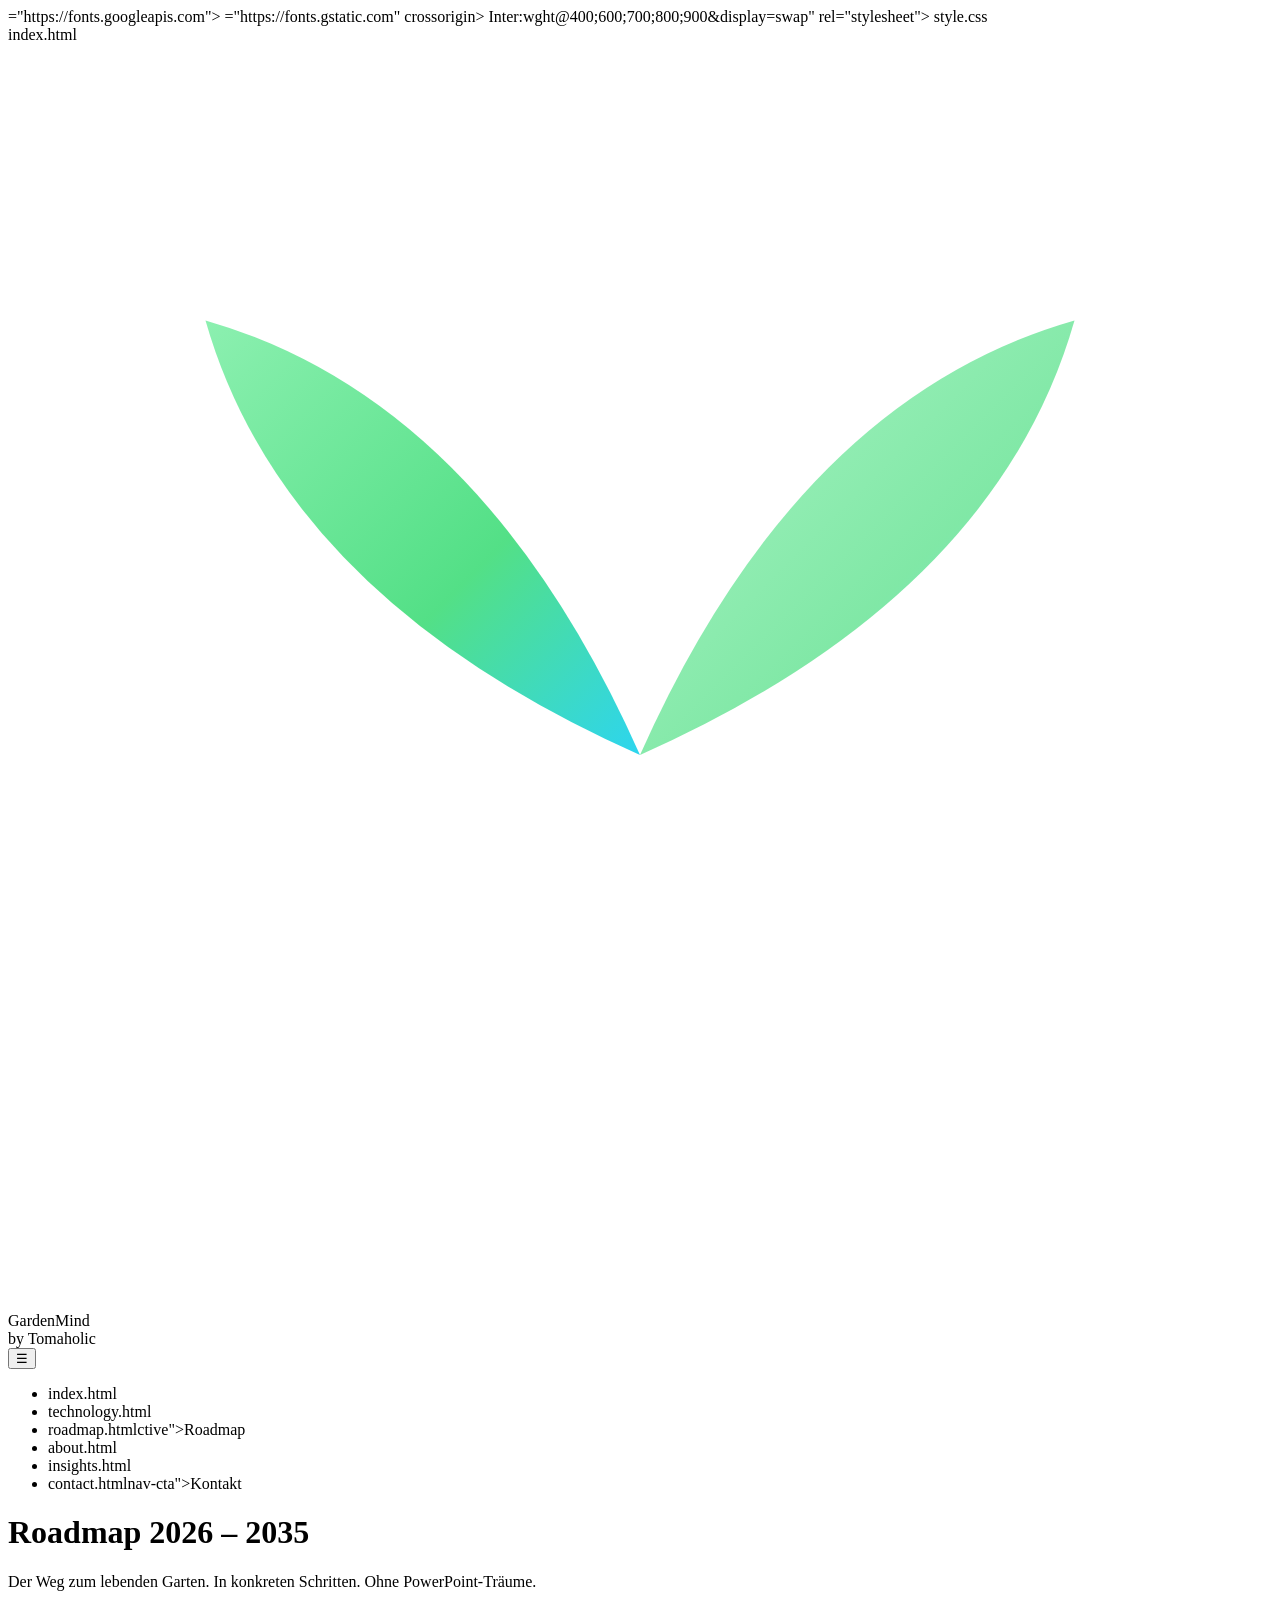
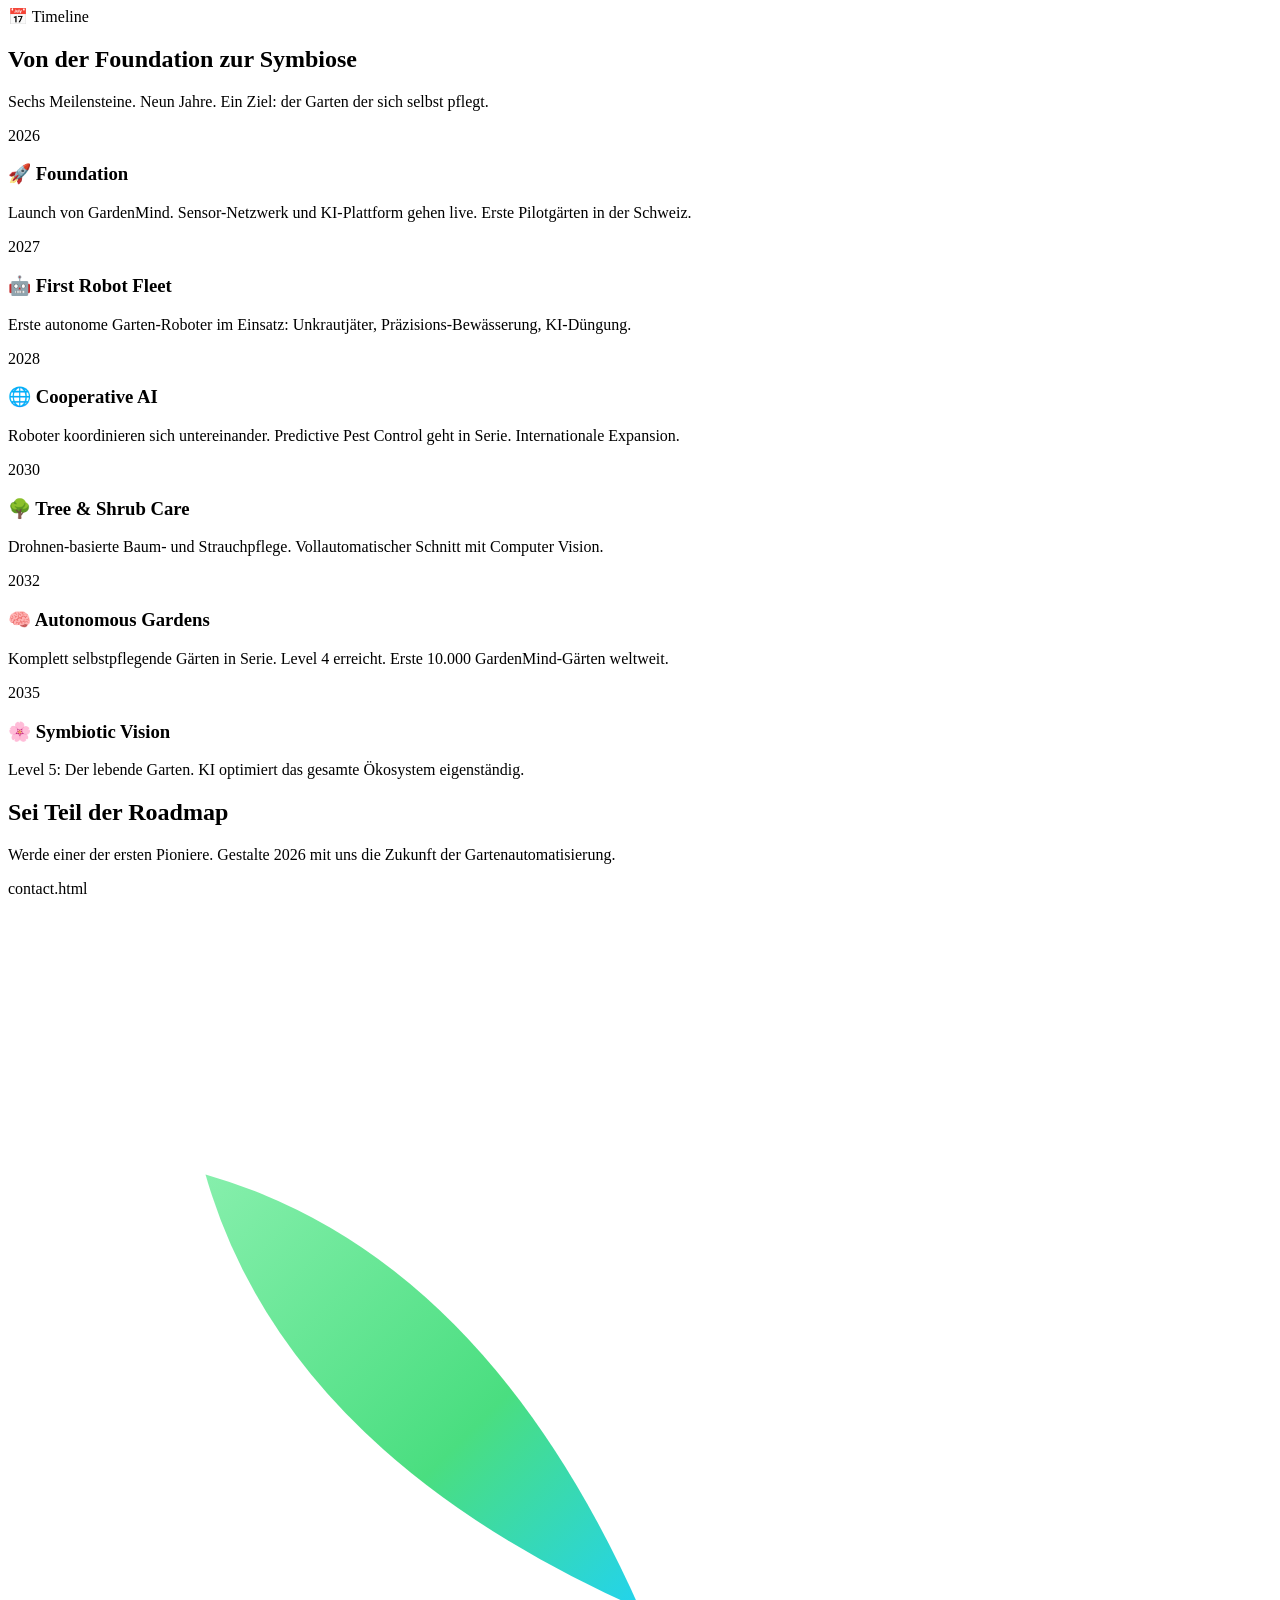
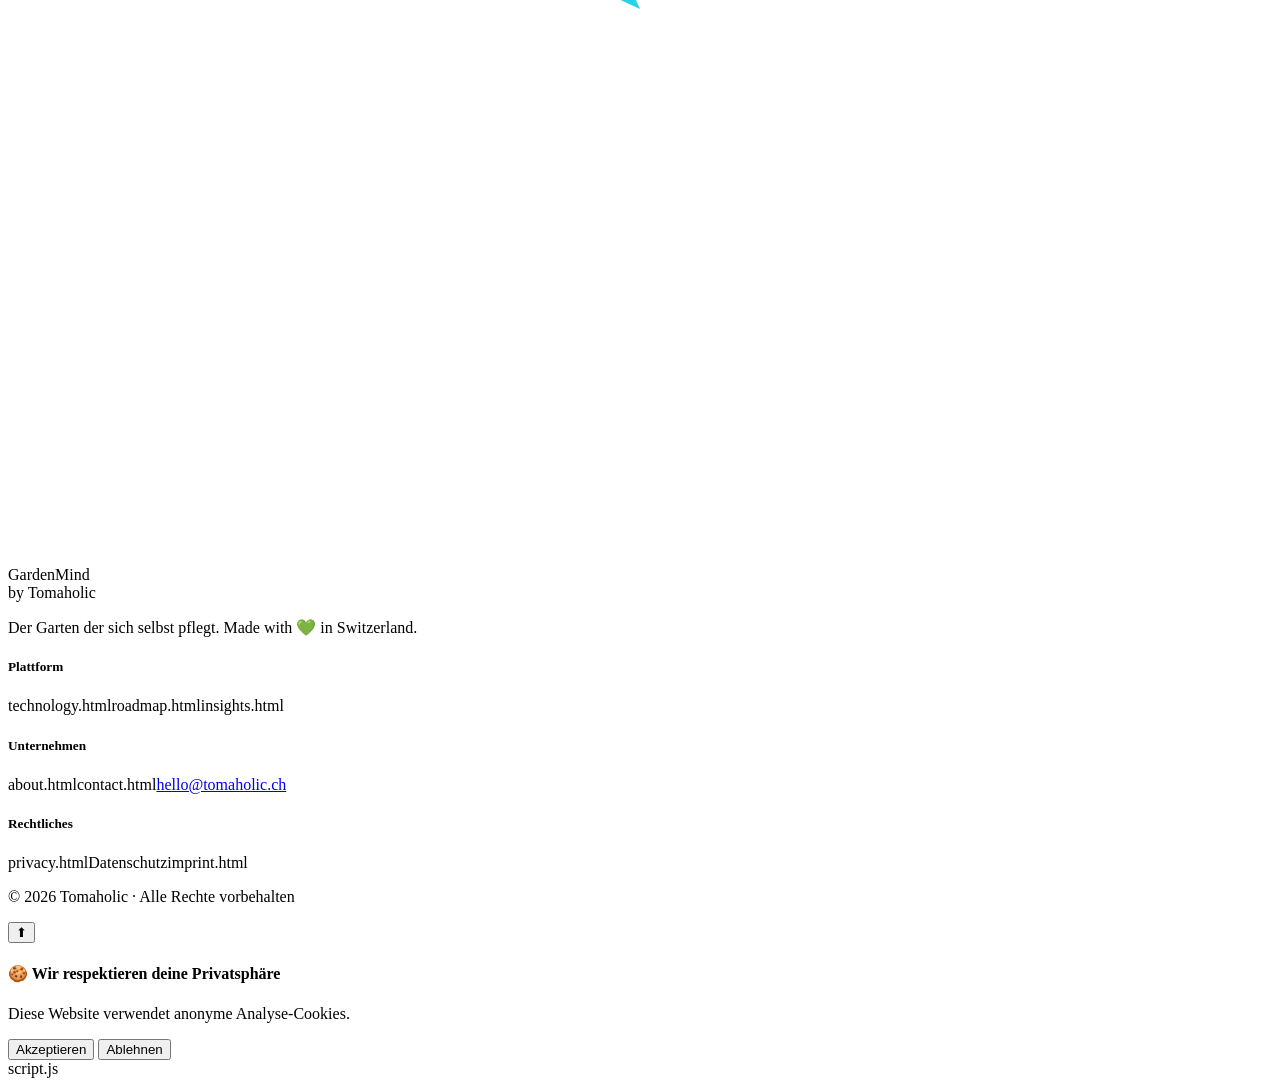
<file: roadmap.html>
<!DOCTYPE html>
<html lang="de">
<head>
    <meta charset="UTF-8">
    <meta name="viewport" content="width=device-width, initial-scale=1.0">
    <title>Roadmap – GardenMind by Tomaholic</title>
    <meta name="description" content="Der Weg zum lebenden Garten – unsere Roadmap 2026 bis 2035.">
    <link rel="canlic.ch/roadmap.html
    icon" type="image/svg+xml" href="data:image/svg+xml,%3Csvg xmlns='http://www.w3.org/2000/svg' viewBox='0 0 64 64'%3E%3Cdefs%3E%3ClinearGradient id='g' x1='0%25' y1='0%25' x2='100%25' y2='100%25'%3E%3Cstop offset='0%25' stop-color='%2386efac'/%3E%3Cstop offset='60%25' stop-color='%234ade80'/%3E%3Cstop offset='100%25' stop-color='%2322d3ee'/%3E%3C/linearGradient%3E%3C/defs%3E%3Cpath d='M32 56 L32 36' stroke='url(%23g)' stroke-width='3' stroke-linecap='round'/%3E%3Cpath d='M32 36 Q14 28 10 14 Q24 18 32 36 Z' fill='url(%23g)'/%3E%3Cpath d='M32 36 Q50 28 54 14 Q40 18 32 36 Z' fill='url(%23g)' opacity='0.7'/%3E%3Ccircle cx='32' cy='32' r='2.5' fill='%2322d3ee'/%3E%3C/svg%3E">
    <meta name="theme-color" content="#0a1a0f">
    ="https://fonts.googleapis.com">
    ="https://fonts.gstatic.com" crossorigin>
    Inter:wght@400;600;700;800;900&display=swap" rel="stylesheet">
    style.css
</head>
<body>

<nav>
    index.html
        <svg class="logo-svg" viewBox="0 0 64 64" xmlns="http://www.w3.org/2000/svg">
            <defs><linearGradient id="leafGrad" x1="0%" y1="0%" x2="100%" y2="100%"><stop offset="0%" stop-color="#86efac"/><stop offset="60%" stop-color="#4ade80"/><stop offset="100%" stop-color="#22d3ee"/></linearGradient></defs>
            <path d="M32 56 L32 36" stroke="url(#leafGrad)" stroke-width="3" stroke-linecap="round"/>
            <path d="M32 36 Q14 28 10 14 Q24 18 32 36 Z" fill="url(#leafGrad)" opacity="0.95"/>
            <path d="M32 36 Q50 28 54 14 Q40 18 32 36 Z" fill="url(#leafGrad)" opacity="0.7"/>
        </svg>
        <div><div class="logo-text">GardenMind</div><span class="logo-sub">by Tomaholic</span></div>
    </a>
    <button class="mobile-toggle" onclick="toggleMenu()">☰</button>
    <ul class="nav-menu">
        <li>index.html</li>
        <li>technology.html</li>
        <li>roadmap.htmlctive">Roadmap</a></li>
        <li>about.html</li>
        <li>insights.html</li>
        <li>contact.htmlnav-cta">Kontakt</a></li>
    </ul>
</nav>

<header class="page-header">
    <h1>Roadmap 2026 – 2035</h1>
    <p>Der Weg zum lebenden Garten. In konkreten Schritten. Ohne PowerPoint-Träume.</p>
</header>

<section class="reveal">
    <div class="section-tag">📅 Timeline</div>
    <h2 class="section-title">Von der Foundation zur Symbiose</h2>
    <p class="section-subtitle">Sechs Meilensteine. Neun Jahre. Ein Ziel: der Garten der sich selbst pflegt.</p>

    <div class="roadmap">
        <div class="milestone left"><div class="milestone-card"><div class="milestone-year">2026</div><h3>🚀 Foundation</h3><p>Launch von GardenMind. Sensor-Netzwerk und KI-Plattform gehen live. Erste Pilotgärten in der Schweiz.</p></div><div class="milestone-dot"></div></div>
        <div class="milestone right"><div class="milestone-dot"></div><div class="milestone-card"><div class="milestone-year">2027</div><h3>🤖 First Robot Fleet</h3><p>Erste autonome Garten-Roboter im Einsatz: Unkrautjäter, Präzisions-Bewässerung, KI-Düngung.</p></div></div>
        <div class="milestone left"><div class="milestone-card"><div class="milestone-year">2028</div><h3>🌐 Cooperative AI</h3><p>Roboter koordinieren sich untereinander. Predictive Pest Control geht in Serie. Internationale Expansion.</p></div><div class="milestone-dot"></div></div>
        <div class="milestone right"><div class="milestone-dot"></div><div class="milestone-card"><div class="milestone-year">2030</div><h3>🌳 Tree & Shrub Care</h3><p>Drohnen-basierte Baum- und Strauchpflege. Vollautomatischer Schnitt mit Computer Vision.</p></div></div>
        <div class="milestone left"><div class="milestone-card"><div class="milestone-year">2032</div><h3>🧠 Autonomous Gardens</h3><p>Komplett selbstpflegende Gärten in Serie. Level 4 erreicht. Erste 10.000 GardenMind-Gärten weltweit.</p></div><div class="milestone-dot"></div></div>
        <div class="milestone right"><div class="milestone-dot"></div><div class="milestone-card"><div class="milestone-year">2035</div><h3>🌸 Symbiotic Vision</h3><p>Level 5: Der lebende Garten. KI optimiert das gesamte Ökosystem eigenständig.</p></div></div>
    </div>
</section>

<div class="vision reveal">
    <h2>Sei Teil der Roadmap</h2>
    <p>Werde einer der ersten Pioniere. Gestalte 2026 mit uns die Zukunft der Gartenautomatisierung.</p>
    contact.html
</div>

<footer>
    <div class="footer-grid">
        <div>
            <div class="logo-wrap footer-logo">
                <svg class="logo-svg" viewBox="0 0 64 64" xmlns="http://www.w3.org/2000/svg">
                    <defs><linearGradient id="leafGradF" x1="0%" y1="0%" x2="100%" y2="100%"><stop offset="0%" stop-color="#86efac"/><stop offset="60%" stop-color="#4ade80"/><stop offset="100%" stop-color="#22d3ee"/></linearGradient></defs>
                    <path d="M32 56 L32 36" stroke="url(#leafGradF)" stroke-width="3" stroke-linecap="round"/>
                    <path d="M32 36 Q14 28 10 14 Q24 18 32 36 Z" fill="url(#leafGradF)"/>
                </svg>
                <div><div class="logo-text">GardenMind</div><span class="logo-sub">by Tomaholic</span></div>
            </div>
            <p class="footer-tagline">Der Garten der sich selbst pflegt. Made with 💚 in Switzerland.</p>
        </div>
        <div class="footer-col"><h5>Plattform</h5>technology.htmlroadmap.htmlinsights.html</div>
        <div class="footer-col"><h5>Unternehmen</h5>about.htmlcontact.html<a href="mailto:hello@tomaholic.ch">hello@tomaholic.ch</a></div>
        <div class="footer-col"><h5>Rechtliches</h5>privacy.htmlDatenschutz</a>imprint.html</div>
    </div>
    <div class="footer-bottom"><p>© 2026 Tomaholic · Alle Rechte vorbehalten</p></div>
</footer>

<button class="scroll-top" id="scrollTopBtn" aria-label="Nach oben">⬆</button>
<div class="cookie-banner" id="cookieBanner">
    <h4>🍪 Wir respektieren deine Privatsphäre</h4>
    <p>Diese Website verwendet anonyme Analyse-Cookies.</p>
    <div class="btn-row">
        <button class="accept" onclick="acceptCookies()">Akzeptieren</button>
        <button class="decline" onclick="declineCookies()">Ablehnen</button>
    </div>
</div>

script.js
</body>
</html>
</file>
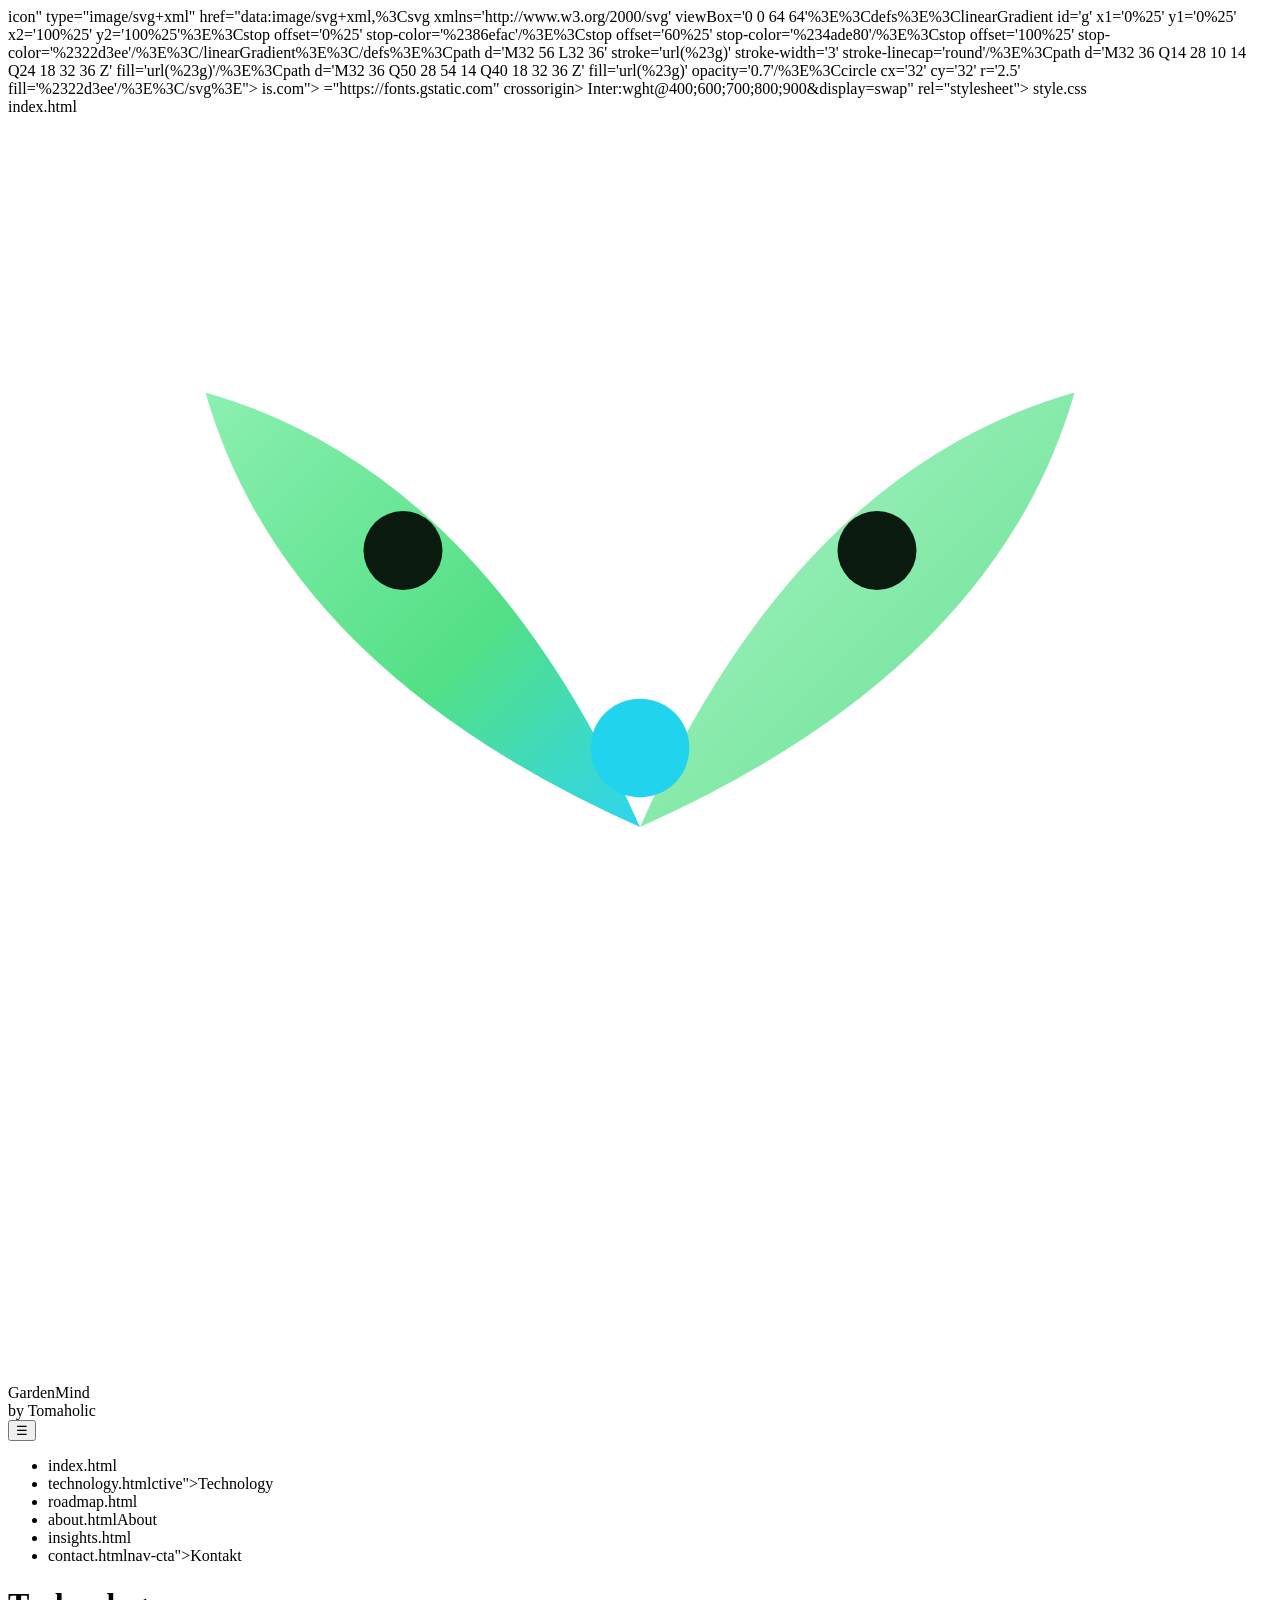
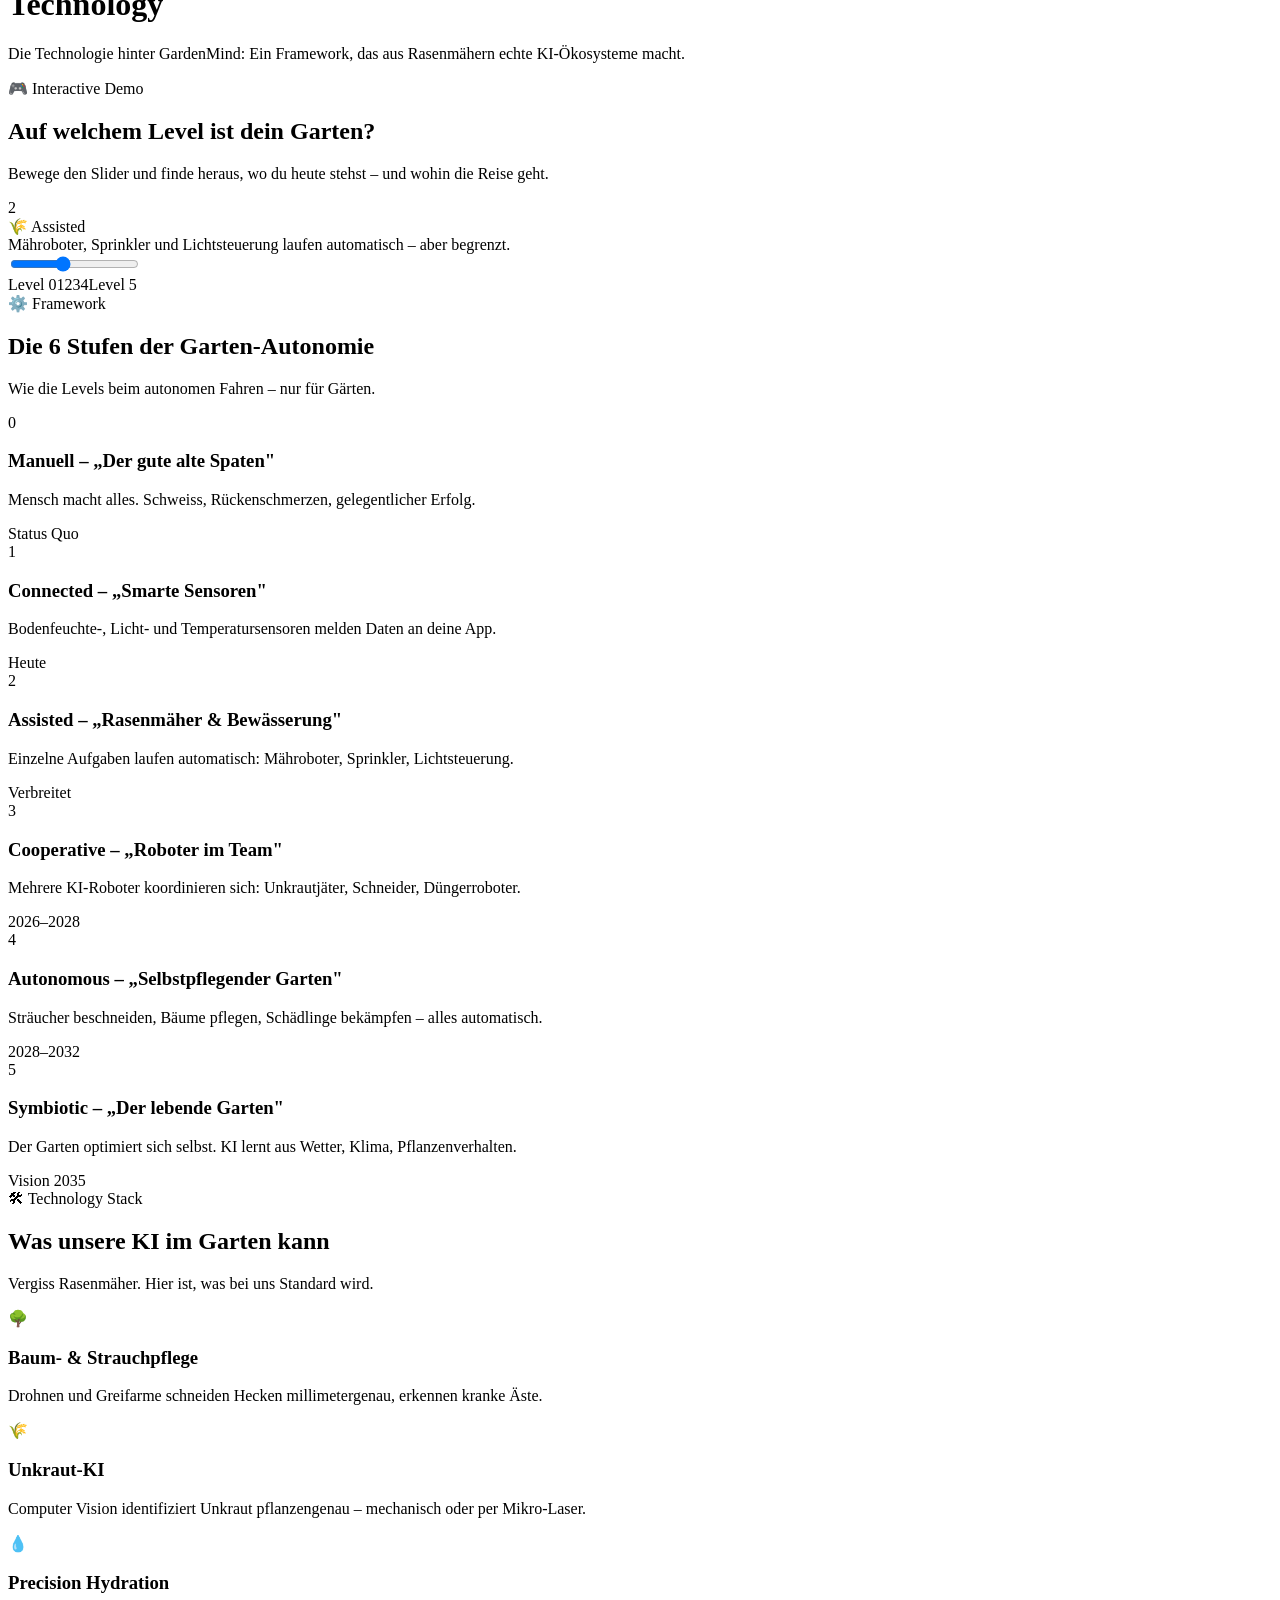
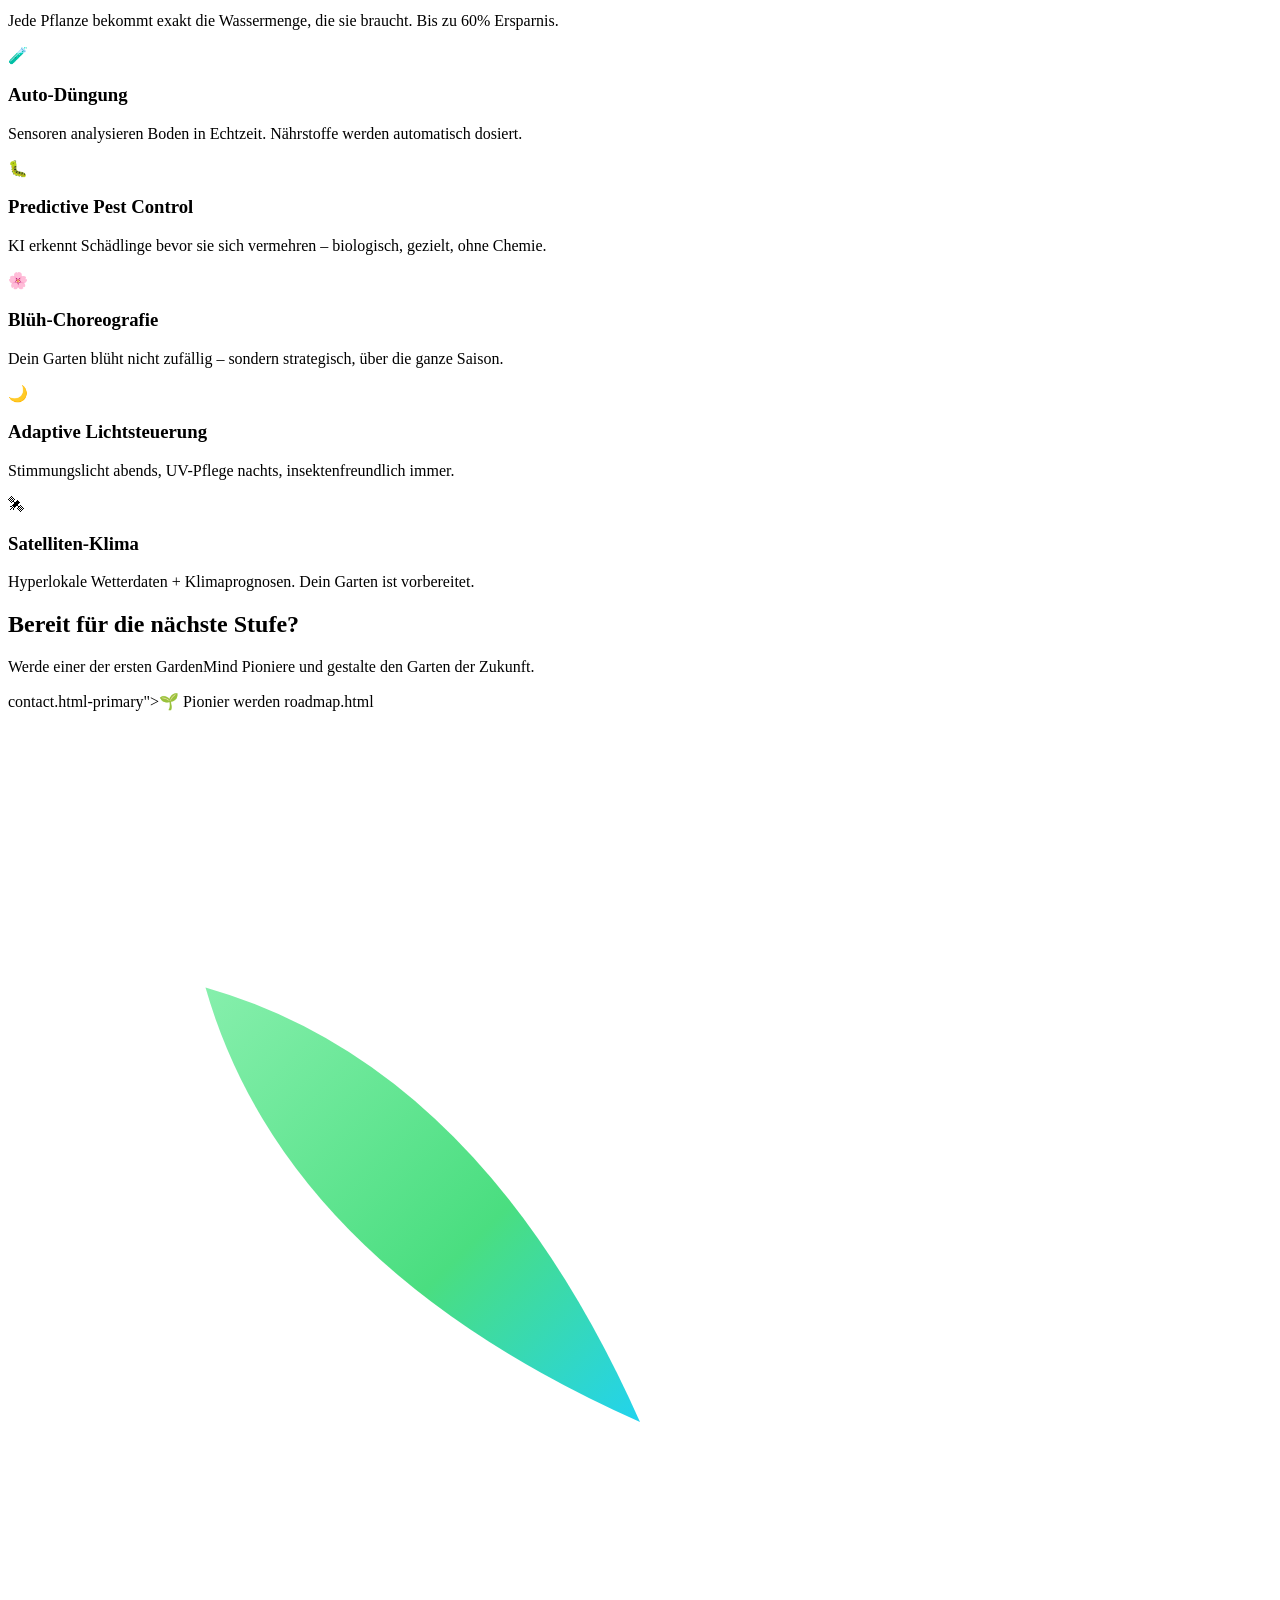
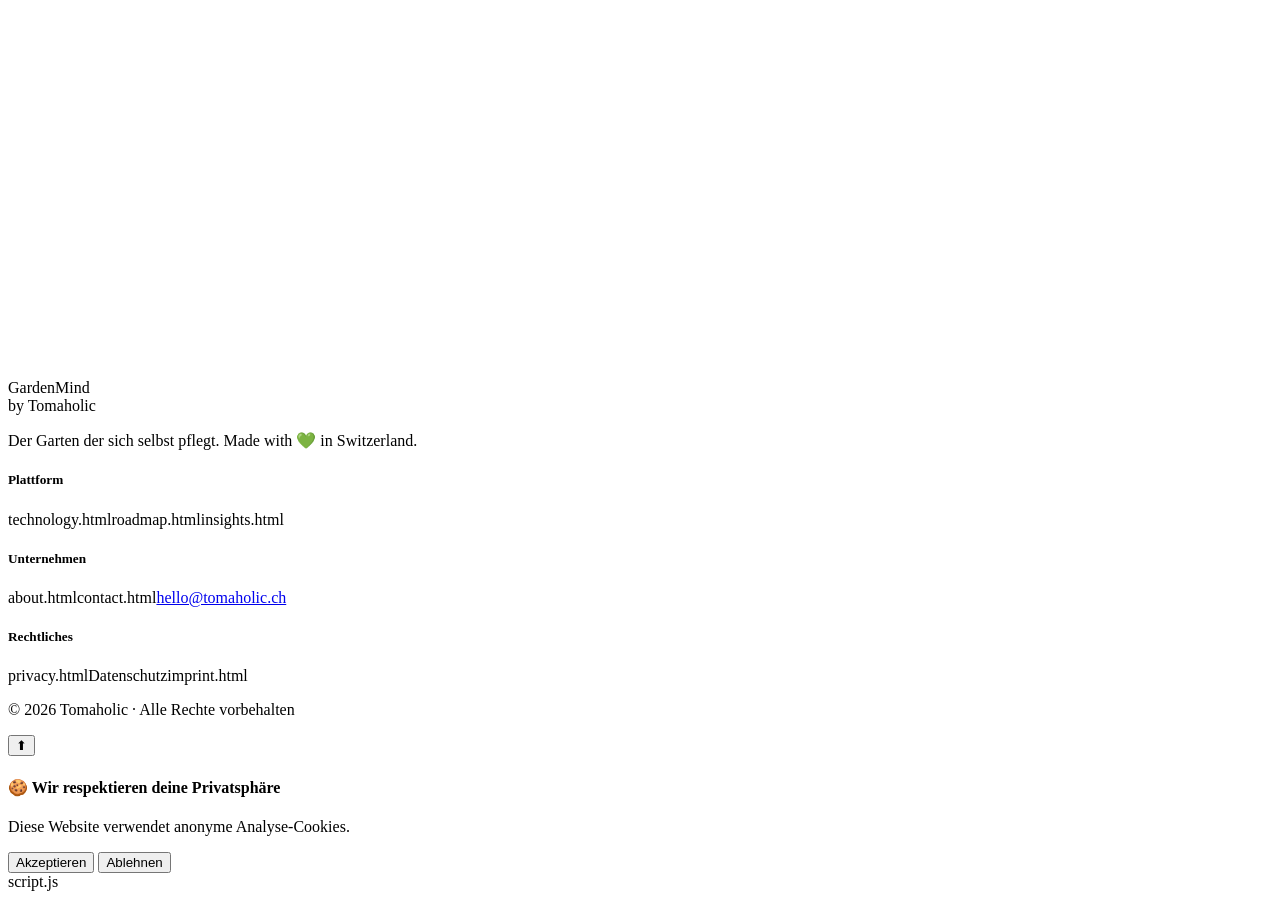
<file: technology.html>
<!DOCTYPE html>
<html lang="de">
<head>
    <meta charset="UTF-8">
    <meta name="viewport" content="width=device-width, initial-scale=1.0">
    <title>Technology – GardenMind by Tomaholic</title>
    <meta name="description" content="Die Technologie hinter GardenMind: 6 Stufen der Garten-Autonomie und der komplette KI-Stack.">
    <link rel="canonical" href="https://tomaholic. property="og:type" content="website">
    <meta property="og:title" content="Technology – GardenMind">
    <meta property="og:description" content="Die Technologie hinter GardenMind: 6 Levels + KI-Stack.">
    <meta property="og:image" content="https://tomaholic.ch/hero.png">
    icon" type="image/svg+xml" href="data:image/svg+xml,%3Csvg xmlns='http://www.w3.org/2000/svg' viewBox='0 0 64 64'%3E%3Cdefs%3E%3ClinearGradient id='g' x1='0%25' y1='0%25' x2='100%25' y2='100%25'%3E%3Cstop offset='0%25' stop-color='%2386efac'/%3E%3Cstop offset='60%25' stop-color='%234ade80'/%3E%3Cstop offset='100%25' stop-color='%2322d3ee'/%3E%3C/linearGradient%3E%3C/defs%3E%3Cpath d='M32 56 L32 36' stroke='url(%23g)' stroke-width='3' stroke-linecap='round'/%3E%3Cpath d='M32 36 Q14 28 10 14 Q24 18 32 36 Z' fill='url(%23g)'/%3E%3Cpath d='M32 36 Q50 28 54 14 Q40 18 32 36 Z' fill='url(%23g)' opacity='0.7'/%3E%3Ccircle cx='32' cy='32' r='2.5' fill='%2322d3ee'/%3E%3C/svg%3E">
    <meta name="theme-color" content="#0a1a0f">
    is.com">
    ="https://fonts.gstatic.com" crossorigin>
    Inter:wght@400;600;700;800;900&display=swap" rel="stylesheet">
    style.css
</head>
<body>

<nav>
    index.html
        <svg class="logo-svg" viewBox="0 0 64 64" xmlns="http://www.w3.org/2000/svg">
            <defs><linearGradient id="leafGrad" x1="0%" y1="0%" x2="100%" y2="100%"><stop offset="0%" stop-color="#86efac"/><stop offset="60%" stop-color="#4ade80"/><stop offset="100%" stop-color="#22d3ee"/></linearGradient></defs>
            <path d="M32 56 L32 36" stroke="url(#leafGrad)" stroke-width="3" stroke-linecap="round"/>
            <path d="M32 36 Q14 28 10 14 Q24 18 32 36 Z" fill="url(#leafGrad)" opacity="0.95"/>
            <path d="M32 36 Q50 28 54 14 Q40 18 32 36 Z" fill="url(#leafGrad)" opacity="0.7"/>
            <circle cx="20" cy="22" r="2" fill="#0a1a0f"/><circle cx="44" cy="22" r="2" fill="#0a1a0f"/><circle cx="32" cy="32" r="2.5" fill="#22d3ee"/>
        </svg>
        <div><div class="logo-text">GardenMind</div><span class="logo-sub">by Tomaholic</span></div>
    </a>
    <button class="mobile-toggle" onclick="toggleMenu()">☰</button>
    <ul class="nav-menu">
        <li>index.html</li>
        <li>technology.htmlctive">Technology</a></li>
        <li>roadmap.html</li>
        <li>about.htmlAbout</a></li>
        <li>insights.html</li>
        <li>contact.htmlnav-cta">Kontakt</a></li>
    </ul>
</nav>

<header class="page-header">
    <h1>Technology</h1>
    <p>Die Technologie hinter GardenMind: Ein Framework, das aus Rasenmähern echte KI-Ökosysteme macht.</p>
</header>

<section class="reveal">
    <div class="section-tag">🎮 Interactive Demo</div>
    <h2 class="section-title">Auf welchem Level ist dein Garten?</h2>
    <p class="section-subtitle">Bewege den Slider und finde heraus, wo du heute stehst – und wohin die Reise geht.</p>

    <div class="slider-demo">
        <div class="slider-level-display">
            <div class="slider-level-num" id="sliderLevelNum">2</div>
            <div class="slider-level-name" id="sliderLevelName">🌾 Assisted</div>
            <div class="slider-level-desc" id="sliderLevelDesc">Mähroboter, Sprinkler und Lichtsteuerung laufen automatisch – aber begrenzt.</div>
        </div>
        <div class="slider-container">
            <input type="range" id="levelSlider" class="level-slider" min="0" max="5" value="2" step="1">
            <div class="slider-labels">
                <span>Level 0</span><span>1</span><span>2</span><span>3</span><span>4</span><span>Level 5</span>
            </div>
        </div>
    </div>
</section>

<section class="reveal">
    <div class="section-tag">⚙️ Framework</div>
    <h2 class="section-title">Die 6 Stufen der Garten-Autonomie</h2>
    <p class="section-subtitle">Wie die Levels beim autonomen Fahren – nur für Gärten.</p>
    <div class="levels">
        <div class="level"><div class="level-num">0</div><div class="level-content"><h3>Manuell – „Der gute alte Spaten"</h3><p>Mensch macht alles. Schweiss, Rückenschmerzen, gelegentlicher Erfolg.</p></div><span class="level-tag now">Status Quo</span></div>
        <div class="level"><div class="level-num">1</div><div class="level-content"><h3>Connected – „Smarte Sensoren"</h3><p>Bodenfeuchte-, Licht- und Temperatursensoren melden Daten an deine App.</p></div><span class="level-tag now">Heute</span></div>
        <div class="level"><div class="level-num">2</div><div class="level-content"><h3>Assisted – „Rasenmäher & Bewässerung"</h3><p>Einzelne Aufgaben laufen automatisch: Mähroboter, Sprinkler, Lichtsteuerung.</p></div><span class="level-tag now">Verbreitet</span></div>
        <div class="level"><div class="level-num">3</div><div class="level-content"><h3>Cooperative – „Roboter im Team"</h3><p>Mehrere KI-Roboter koordinieren sich: Unkrautjäter, Schneider, Düngerroboter.</p></div><span class="level-tag soon">2026–2028</span></div>
        <div class="level"><div class="level-num">4</div><div class="level-content"><h3>Autonomous – „Selbstpflegender Garten"</h3><p>Sträucher beschneiden, Bäume pflegen, Schädlinge bekämpfen – alles automatisch.</p></div><span class="level-tag future">2028–2032</span></div>
        <div class="level"><div class="level-num">5</div><div class="level-content"><h3>Symbiotic – „Der lebende Garten"</h3><p>Der Garten optimiert sich selbst. KI lernt aus Wetter, Klima, Pflanzenverhalten.</p></div><span class="level-tag vision">Vision 2035</span></div>
    </div>
</section>

<section class="reveal">
    <div class="section-tag">🛠 Technology Stack</div>
    <h2 class="section-title">Was unsere KI im Garten kann</h2>
    <p class="section-subtitle">Vergiss Rasenmäher. Hier ist, was bei uns Standard wird.</p>
    <div class="features">
        <div class="feature"><span class="emoji">🌳</span><h3>Baum- & Strauchpflege</h3><p>Drohnen und Greifarme schneiden Hecken millimetergenau, erkennen kranke Äste.</p></div>
        <div class="feature"><span class="emoji">🌾</span><h3>Unkraut-KI</h3><p>Computer Vision identifiziert Unkraut pflanzengenau – mechanisch oder per Mikro-Laser.</p></div>
        <div class="feature"><span class="emoji">💧</span><h3>Precision Hydration</h3><p>Jede Pflanze bekommt exakt die Wassermenge, die sie braucht. Bis zu 60% Ersparnis.</p></div>
        <div class="feature"><span class="emoji">🧪</span><h3>Auto-Düngung</h3><p>Sensoren analysieren Boden in Echtzeit. Nährstoffe werden automatisch dosiert.</p></div>
        <div class="feature"><span class="emoji">🐛</span><h3>Predictive Pest Control</h3><p>KI erkennt Schädlinge bevor sie sich vermehren – biologisch, gezielt, ohne Chemie.</p></div>
        <div class="feature"><span class="emoji">🌸</span><h3>Blüh-Choreografie</h3><p>Dein Garten blüht nicht zufällig – sondern strategisch, über die ganze Saison.</p></div>
        <div class="feature"><span class="emoji">🌙</span><h3>Adaptive Lichtsteuerung</h3><p>Stimmungslicht abends, UV-Pflege nachts, insektenfreundlich immer.</p></div>
        <div class="feature"><span class="emoji">🛰</span><h3>Satelliten-Klima</h3><p>Hyperlokale Wetterdaten + Klimaprognosen. Dein Garten ist vorbereitet.</p></div>
    </div>
</section>

<div class="vision reveal">
    <h2>Bereit für die nächste Stufe?</h2>
    <p>Werde einer der ersten GardenMind Pioniere und gestalte den Garten der Zukunft.</p>
    contact.html-primary">🌱 Pionier werden</a>
    roadmap.html
</div>

<footer>
    <div class="footer-grid">
        <div>
            <div class="logo-wrap footer-logo">
                <svg class="logo-svg" viewBox="0 0 64 64" xmlns="http://www.w3.org/2000/svg">
                    <defs><linearGradient id="leafGradF" x1="0%" y1="0%" x2="100%" y2="100%"><stop offset="0%" stop-color="#86efac"/><stop offset="60%" stop-color="#4ade80"/><stop offset="100%" stop-color="#22d3ee"/></linearGradient></defs>
                    <path d="M32 56 L32 36" stroke="url(#leafGradF)" stroke-width="3" stroke-linecap="round"/>
                    <path d="M32 36 Q14 28 10 14 Q24 18 32 36 Z" fill="url(#leafGradF)"/>
                </svg>
                <div><div class="logo-text">GardenMind</div><span class="logo-sub">by Tomaholic</span></div>
            </div>
            <p class="footer-tagline">Der Garten der sich selbst pflegt. Made with 💚 in Switzerland.</p>
        </div>
        <div class="footer-col"><h5>Plattform</h5>technology.htmlroadmap.htmlinsights.html</div>
        <div class="footer-col"><h5>Unternehmen</h5>about.htmlcontact.html<a href="mailto:hello@tomaholic.ch">hello@tomaholic.ch</a></div>
        <div class="footer-col"><h5>Rechtliches</h5>privacy.htmlDatenschutz</a>imprint.html</div>
    </div>
    <div class="footer-bottom"><p>© 2026 Tomaholic · Alle Rechte vorbehalten</p></div>
</footer>

<button class="scroll-top" id="scrollTopBtn" aria-label="Nach oben">⬆</button>

<div class="cookie-banner" id="cookieBanner">
    <h4>🍪 Wir respektieren deine Privatsphäre</h4>
    <p>Diese Website verwendet anonyme Analyse-Cookies.</p>
    <div class="btn-row">
        <button class="accept" onclick="acceptCookies()">Akzeptieren</button>
        <button class="decline" onclick="declineCookies()">Ablehnen</button>
    </div>
</div>

script.js
</body>
</html>
</file>
